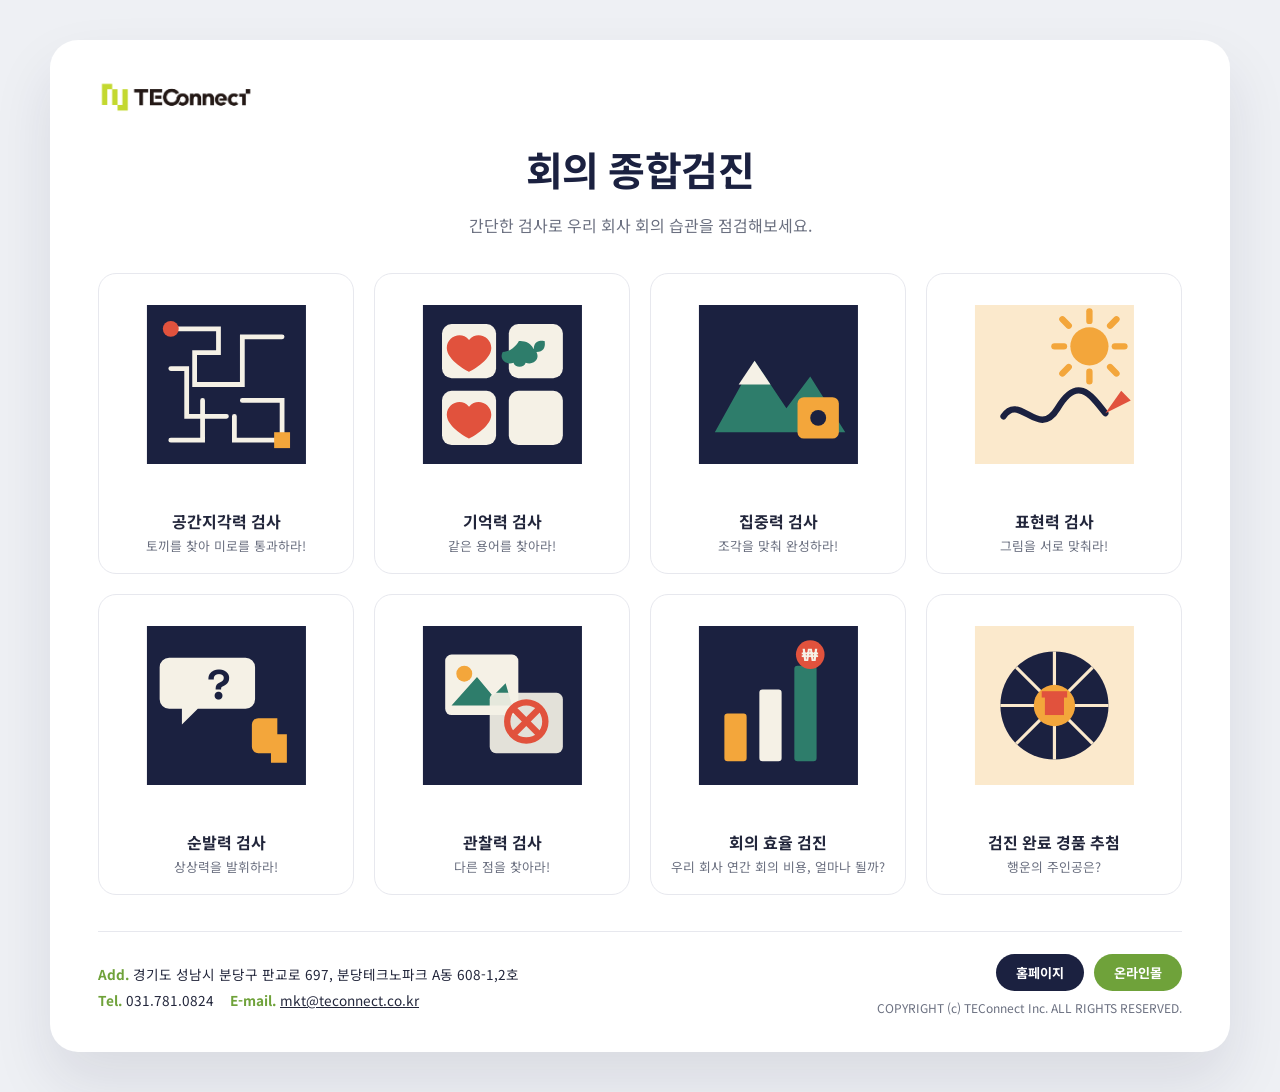
<file: index.html>
<!DOCTYPE html>
<html lang="ko">
<head>
<meta charset="UTF-8">
<meta name="viewport" content="width=device-width, initial-scale=1.0">
<title>회의 종합검진 · 테크커넥트</title>
<style>
  @import url('https://fonts.googleapis.com/css2?family=Space+Grotesk:wght@600;700&family=Noto+Sans+KR:wght@400;500;700;900&display=swap');

  :root{
    --page-bg: #EEF0F4;
    --card-bg: #FFFFFF;
    --navy: #1B2140;
    --navy-deep: #12162B;
    --amber: #F3A63B;
    --amber-soft: #FBE9CC;
    --coral: #E1523D;
    --teal: #2E7D6B;
    --ink: #22263B;
    --ink-dim: #6B7080;
    --line: #E7E8EE;
    --lime: #A8C93B;
    --font-display: 'Space Grotesk', 'Noto Sans KR', sans-serif;
    --font-body: 'Noto Sans KR', system-ui, sans-serif;
  }
  *{ box-sizing:border-box; }
  body{
    margin:0;
    min-height:100vh;
    background: var(--page-bg);
    font-family: var(--font-body);
    color: var(--ink);
    display:flex;
    align-items:flex-start;
    justify-content:center;
    padding: 40px 20px;
  }
  .sheet{
    width:100%;
    max-width: 1180px;
    background: var(--card-bg);
    border-radius: 28px;
    box-shadow: 0 30px 60px rgba(27,33,64,0.10);
    padding: 40px 48px 36px;
  }
  .logo{
    display:flex;
    align-items:center;
    gap:8px;
    margin-bottom: 26px;
  }
  .logo svg{ width:34px; height:34px; }
  .logo .wordmark{
    font-family: var(--font-display);
    font-weight:700;
    font-size:1.15rem;
    color: var(--navy);
    letter-spacing: -0.3px;
  }
  .hero{
    text-align:center;
    margin-bottom: 34px;
  }
  .hero h1{
    font-family: var(--font-display);
    font-weight:700;
    font-size: clamp(1.9rem, 4vw, 2.5rem);
    color: var(--navy);
    margin: 0 0 14px;
    letter-spacing: -0.5px;
  }
  .hero p{
    margin:0;
    color: var(--ink-dim);
    font-size: 1rem;
    line-height:1.7;
  }
  .grid{
    display:grid;
    grid-template-columns: repeat(4, 1fr);
    gap: 20px;
    margin-bottom: 36px;
  }
  .card{
    display:block;
    border-radius: 18px;
    border: 1px solid var(--line);
    overflow:hidden;
    background: var(--card-bg);
    text-decoration:none;
    color: inherit;
    transition: transform .15s ease, box-shadow .15s ease;
  }
  .card:hover{ transform: translateY(-4px); box-shadow: 0 16px 28px rgba(27,33,64,0.12); }
  .card .art{
    aspect-ratio: 1.15;
    display:flex;
    align-items:center;
    justify-content:center;
  }
  .card .art svg{ width:72%; height:72%; }
  .card .label{
    padding: 14px 16px 18px;
    text-align: center;
  }
  .card .label .title{
    font-family: var(--font-display);
    font-weight:700;
    font-size: 1rem;
    color: var(--ink);
    margin-bottom: 3px;
  }
  .card .label .desc{
    font-size: 0.8rem;
    color: var(--ink-dim);
  }
  .card.featured{
    border-color: var(--amber);
    background: var(--amber-soft);
  }
  .card.featured .label{ background: transparent; }

  .foot{
    display:flex;
    flex-wrap:wrap;
    justify-content:space-between;
    align-items:flex-end;
    gap: 20px;
    border-top: 1px solid var(--line);
    padding-top: 22px;
  }
  .foot .info div{ font-size: 0.85rem; color: var(--ink); margin-bottom:4px; line-height:1.6; }
  .foot .info b{ color: #6FA23A; margin-right:4px; }
  .foot .right{ text-align:right; }
  .pill-row{ display:flex; gap:10px; margin-bottom:8px; justify-content:flex-end; }
  .pill{
    display:inline-flex;
    align-items:center;
    padding: 9px 20px;
    border-radius: 999px;
    font-size: 0.82rem;
    font-weight:700;
    text-decoration:none;
    color:#fff;
  }
  .pill.navy{ background: var(--navy); }
  .pill.lime{ background: #6FA23A; }
  .copyright{ font-size: 0.75rem; color: var(--ink-dim); }

  @media (max-width: 860px){
    .grid{ grid-template-columns: repeat(2, 1fr); }
    .sheet{ padding: 28px 22px 24px; }
  }
</style>
</head>
<body>

<div class="sheet">
  <div class="logo">
    <img src="logo.png" alt="TEConnect" style="height:34px; width:auto;">
  </div>

  <div class="hero">
    <h1>회의 종합검진</h1>
    <p>간단한 검사로 우리 회사 회의 습관을 점검해보세요.</p>
  </div>

  <div class="grid">

    <a class="card" href="maze.html">
      <div class="art">
        <svg viewBox="0 0 100 100">
          <rect width="100" height="100" rx="0" fill="#1B2140"/>
          <g stroke="#F5F1E6" stroke-width="3" fill="none" stroke-linecap="round">
            <path d="M15 15 H45 V30 H30 V50 H60 V20 H85"/>
            <path d="M15 40 H25 V70 H50"/>
            <path d="M60 60 H85 V85 H55 V70"/>
            <path d="M15 85 H35 V60"/>
          </g>
          <circle cx="15" cy="15" r="5" fill="#E1523D"/>
          <rect x="80" y="80" width="10" height="10" fill="#F3A63B"/>
        </svg>
      </div>
      <div class="label">
        <div class="title">공간지각력 검사</div>
        <div class="desc">토끼를 찾아 미로를 통과하라!</div>
      </div>
    </a>

    <a class="card" href="match.html">
      <div class="art">
        <svg viewBox="0 0 100 100">
          <rect width="100" height="100" fill="#1B2140"/>
          <rect x="12" y="12" width="34" height="34" rx="6" fill="#F5F1E6"/>
          <rect x="54" y="12" width="34" height="34" rx="6" fill="#F5F1E6"/>
          <rect x="12" y="54" width="34" height="34" rx="6" fill="#F5F1E6"/>
          <rect x="54" y="54" width="34" height="34" rx="6" fill="#F5F1E6"/>
          <path d="M29 22 c-5 -6 -14 -2 -14 5 c0 8 14 15 14 15 s14 -7 14 -15 c0 -7 -9 -11 -14 -5z" fill="#E1523D"/>
          <path d="M71 22 c0 0 -4 8 -12 8 c-3 6 3 10 8 8 c1 4 8 4 9 0 c5 2 11 -2 8 -8 c8 0 6 -8 6 -8 c0 0 -8 -2 -8 6 c-3 -6 -8 -6 -11 -6z" fill="#2E7D6B" transform="translate(0,4) scale(0.85)"/>
          <path d="M29 64 c-5 -6 -14 -2 -14 5 c0 8 14 15 14 15 s14 -7 14 -15 c0 -7 -9 -11 -14 -5z" fill="#E1523D"/>
          <path d="M71 64 c0 0 -4 8 -12 8 c-3 6 3 10 8 8 c1 4 8 4 9 0 c5 2 11 -2 8 -8 c8 0 6 -8 6 -8 c0 0 -8 -2 -8 6 c-3 -6 -8 -6 -11 -6z" fill="#2E7D6B" transform="translate(0,46) scale(0.85)"/>
        </svg>
      </div>
      <div class="label">
        <div class="title">기억력 검사</div>
        <div class="desc">같은 용어를 찾아라!</div>
      </div>
    </a>

    <a class="card" href="puzzle.html">
      <div class="art">
        <svg viewBox="0 0 100 100">
          <rect width="100" height="100" fill="#1B2140"/>
          <polygon points="10,80 35,35 55,65 70,45 92,80" fill="#2E7D6B"/>
          <polygon points="35,35 45,50 25,50" fill="#F5F1E6"/>
          <rect x="62" y="58" width="26" height="26" rx="4" fill="#F3A63B"/>
          <circle cx="75" cy="71" r="5" fill="#1B2140"/>
        </svg>
      </div>
      <div class="label">
        <div class="title">집중력 검사</div>
        <div class="desc">조각을 맞춰 완성하라!</div>
      </div>
    </a>

    <a class="card" href="catchmind.html">
      <div class="art">
        <svg viewBox="0 0 100 100">
          <rect width="100" height="100" fill="#FBE9CC"/>
          <circle cx="72" cy="26" r="12" fill="#F3A63B"/>
          <g stroke="#F3A63B" stroke-width="4" stroke-linecap="round">
            <line x1="72" y1="4" x2="72" y2="10"/>
            <line x1="72" y1="42" x2="72" y2="48"/>
            <line x1="50" y1="26" x2="56" y2="26"/>
            <line x1="88" y1="26" x2="94" y2="26"/>
            <line x1="55" y1="9" x2="59" y2="13"/>
            <line x1="85" y1="39" x2="89" y2="43"/>
            <line x1="55" y1="43" x2="59" y2="39"/>
            <line x1="85" y1="13" x2="89" y2="9"/>
          </g>
          <path d="M18 70 C28 55, 40 85, 52 65 S 72 55, 82 68" stroke="#1B2140" stroke-width="4" fill="none" stroke-linecap="round"/>
          <path d="M82 68 l10 -14 l6 6 z" fill="#E1523D"/>
        </svg>
      </div>
      <div class="label">
        <div class="title">표현력 검사</div>
        <div class="desc">그림을 서로 맞춰라!</div>
      </div>
    </a>

    <a class="card" href="nonsense.html">
      <div class="art">
        <svg viewBox="0 0 100 100">
          <rect width="100" height="100" fill="#1B2140"/>
          <path d="M14 20 h48 a6 6 0 0 1 6 6 v20 a6 6 0 0 1 -6 6 h-30 l-10 10 v-10 h-8 a6 6 0 0 1 -6 -6 v-20 a6 6 0 0 1 6 -6z" fill="#F5F1E6"/>
          <text x="38" y="46" font-size="26" font-weight="700" fill="#1B2140" font-family="Space Grotesk, sans-serif">?</text>
          <path d="M64 58 h18 v10 h6 v18 h-10 v-6 h-8 a4 4 0 0 1 -4 -4 v-14 a4 4 0 0 1 4 -4z" fill="#F3A63B"/>
        </svg>
      </div>
      <div class="label">
        <div class="title">순발력 검사</div>
        <div class="desc">상상력을 발휘하라!</div>
      </div>
    </a>

    <a class="card" href="hiddencatch.html">
      <div class="art">
        <svg viewBox="0 0 100 100">
          <rect width="100" height="100" fill="#1B2140"/>
          <rect x="14" y="18" width="46" height="38" rx="4" fill="#F5F1E6"/>
          <circle cx="26" cy="30" r="5" fill="#F3A63B"/>
          <polygon points="18,50 34,32 44,44 52,36 56,50" fill="#2E7D6B"/>
          <rect x="42" y="42" width="46" height="38" rx="4" fill="#F5F1E6" opacity="0.92"/>
          <circle cx="65" cy="60" r="12" fill="none" stroke="#E1523D" stroke-width="4"/>
          <line x1="57" y1="52" x2="73" y2="68" stroke="#E1523D" stroke-width="4" stroke-linecap="round"/>
          <line x1="73" y1="52" x2="57" y2="68" stroke="#E1523D" stroke-width="4" stroke-linecap="round"/>
        </svg>
      </div>
      <div class="label">
        <div class="title">관찰력 검사</div>
        <div class="desc">다른 점을 찾아라!</div>
      </div>
    </a>

    <a class="card" href="flight.html">
      <div class="art">
        <svg viewBox="0 0 100 100">
          <rect width="100" height="100" fill="#1B2140"/>
          <rect x="16" y="55" width="14" height="30" rx="2" fill="#F3A63B"/>
          <rect x="38" y="40" width="14" height="45" rx="2" fill="#F5F1E6"/>
          <rect x="60" y="25" width="14" height="60" rx="2" fill="#2E7D6B"/>
          <circle cx="70" cy="18" r="9" fill="#E1523D"/>
          <text x="70" y="22" font-size="11" font-weight="700" fill="#F5F1E6" text-anchor="middle" font-family="Space Grotesk, sans-serif">₩</text>
        </svg>
      </div>
      <div class="label">
        <div class="title">회의 효율 검진</div>
        <div class="desc">우리 회사 연간 회의 비용, 얼마나 될까?</div>
      </div>
    </a>

    <a class="card" href="race.html">
      <div class="art">
        <svg viewBox="0 0 100 100">
          <rect width="100" height="100" fill="#FBE9CC"/>
          <circle cx="50" cy="50" r="34" fill="#1B2140"/>
          <g stroke="#FBE9CC" stroke-width="2">
            <line x1="50" y1="16" x2="50" y2="84"/>
            <line x1="16" y1="50" x2="84" y2="50"/>
            <line x1="26" y1="26" x2="74" y2="74"/>
            <line x1="74" y1="26" x2="26" y2="74"/>
          </g>
          <circle cx="50" cy="50" r="13" fill="#F3A63B"/>
          <rect x="44" y="44" width="12" height="12" fill="#E1523D"/>
          <rect x="42" y="41" width="16" height="4" fill="#E1523D"/>
        </svg>
      </div>
      <div class="label">
        <div class="title">검진 완료 경품 추첨</div>
        <div class="desc">행운의 주인공은?</div>
      </div>
    </a>

  </div>

  <div class="foot">
    <div class="info">
      <div><b>Add.</b>경기도 성남시 분당구 판교로 697, 분당테크노파크 A동 608-1,2호</div>
      <div><b>Tel.</b>031.781.0824 &nbsp;&nbsp; <b>E-mail.</b><a href="mailto:mkt@teconnect.co.kr" style="color:inherit;">mkt@teconnect.co.kr</a></div>
    </div>
    <div class="right">
      <div class="pill-row">
        <a class="pill navy" href="https://teconnect.co.kr/" target="_blank" rel="noopener">홈페이지</a>
        <a class="pill lime" href="https://smartstore.naver.com/teconnect" target="_blank" rel="noopener">온라인몰</a>
      </div>
      <div class="copyright">COPYRIGHT (c) TEConnect Inc. ALL RIGHTS RESERVED.</div>
    </div>
  </div>
</div>

</body>
</html>
</file>
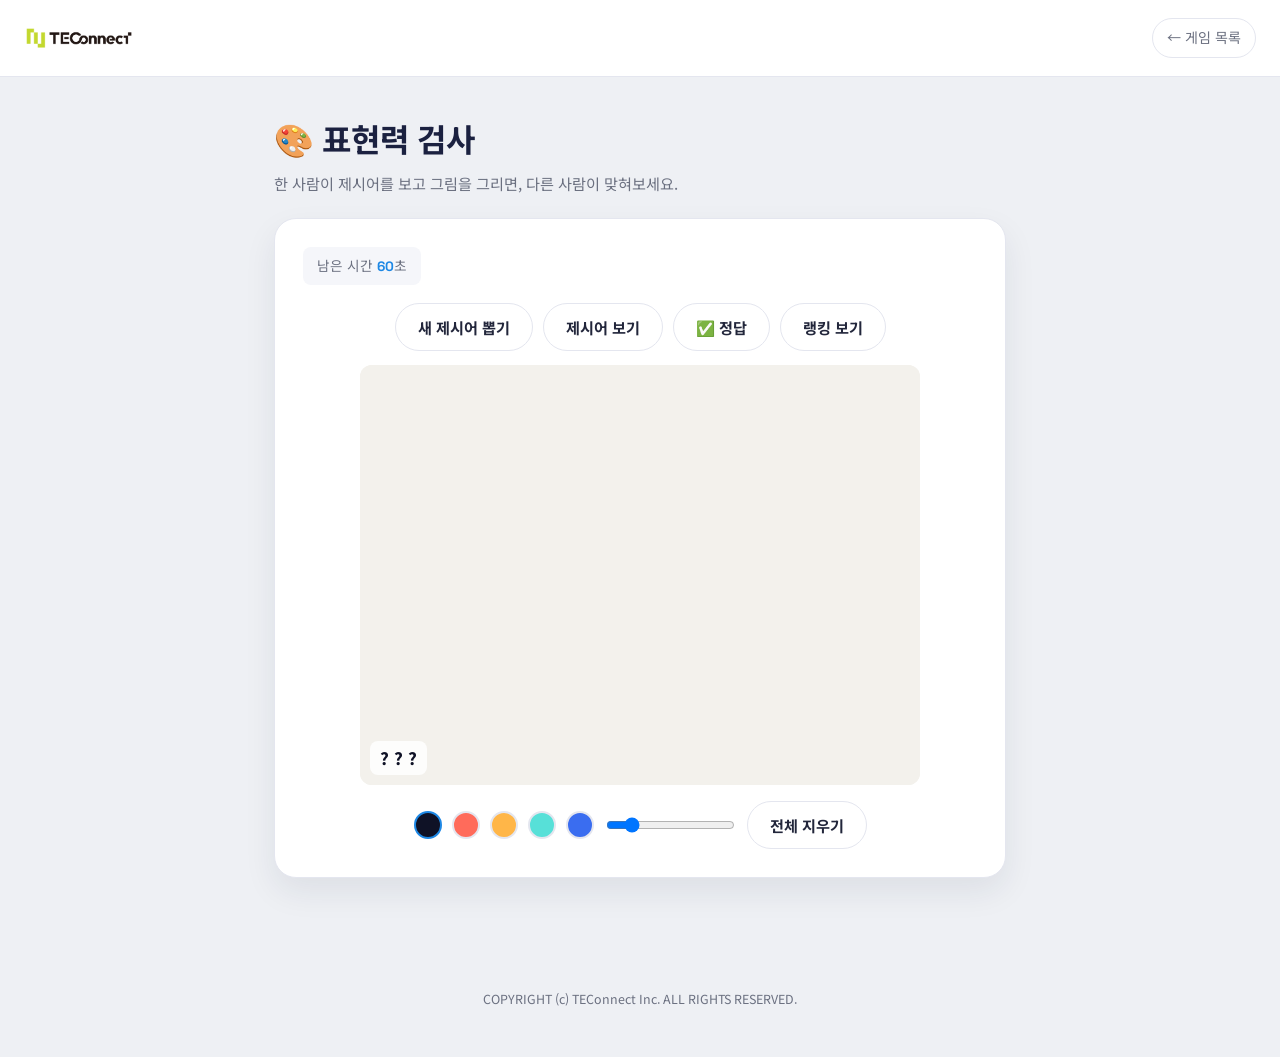
<file: catchmind.html>
<!DOCTYPE html>
<html lang="ko">
<head>
<meta charset="UTF-8">
<meta name="viewport" content="width=device-width, initial-scale=1.0">
<title>표현력 검사 · 테크커넥트 게임 이벤트</title>
<link rel="stylesheet" href="style.css">
<style>
  #drawCanvas{
    width:100%;
    max-width: 560px;
    aspect-ratio: 4/3;
    background: #F3F1EC;
    border-radius: 12px;
    display:block;
    margin: 0 auto;
    touch-action: none;
    cursor: crosshair;
  }
  .tools{
    display:flex;
    flex-wrap:wrap;
    gap:10px;
    align-items:center;
    justify-content:center;
    margin-top:16px;
  }
  #canvasWrap{ position:relative; max-width:560px; margin:0 auto; }
  #wordCorner{
    position:absolute;
    left:10px; bottom:10px;
    color:#0F1226;
    font-weight:800;
    font-size:1.05rem;
    background:rgba(255,255,255,0.85);
    padding:4px 10px;
    border-radius:8px;
    pointer-events:none;
  }
  .swatch{
    width:28px; height:28px; border-radius:50%;
    border: 2px solid var(--line);
    cursor:pointer;
  }
  .swatch.active{ border-color: var(--cyan); }
</style>
</head>
<body>

<header class="topbar">
  <div class="brand"><img src="logo.png" alt="TEConnect" style="height:24px; width:auto;"></div>
  <a class="back" href="index.html">← 게임 목록</a>
</header>

<main class="game-shell">
  <div class="game-head">
    <h1>🎨 표현력 검사</h1>
    <p>한 사람이 제시어를 보고 그림을 그리면, 다른 사람이 맞혀보세요.</p>
  </div>

  <div class="game-board">
    <div class="hud">
      <div class="stat">남은 시간 <b id="timer">60</b>초</div>
    </div>

    <div style="text-align:center; margin-bottom:14px; display:flex; gap:10px; justify-content:center; flex-wrap:wrap;">
      <button class="btn btn-ghost" onclick="newRound()">새 제시어 뽑기</button>
      <button class="btn btn-ghost" id="revealBtn" onclick="toggleReveal()">제시어 보기</button>
      <button class="btn btn-ghost" id="correctBtn" onclick="markCorrect()">✅ 정답</button>
      <button class="btn btn-ghost" onclick="Ranking.showModal('catchmind','표현력 검사')">랭킹 보기</button>
    </div>

    <div id="canvasWrap">
      <canvas id="drawCanvas" width="560" height="420"></canvas>
      <div id="wordCorner">? ? ?</div>
    </div>

    <div class="tools">
      <span class="swatch active" style="background:#0F1226" data-color="#0F1226" onclick="setColor(this)"></span>
      <span class="swatch" style="background:#FF6B5B" data-color="#FF6B5B" onclick="setColor(this)"></span>
      <span class="swatch" style="background:#FFB648" data-color="#FFB648" onclick="setColor(this)"></span>
      <span class="swatch" style="background:#57E0D8" data-color="#57E0D8" onclick="setColor(this)"></span>
      <span class="swatch" style="background:#3A6DF0" data-color="#3A6DF0" onclick="setColor(this)"></span>
      <input type="range" min="2" max="20" value="5" id="brushSize" oninput="setSize(this.value)">
      <button class="btn btn-ghost" onclick="clearCanvas()">전체 지우기</button>
    </div>

    <div id="toast" class="toast info">
      ⏰ 시간 종료! 정답을 공개해보세요.
      <div style="margin-top:12px;">
        <button class="btn btn-primary" onclick="newRound()">다음 라운드</button>
      </div>
    </div>
  </div>
</main>

<div id="resultModal" class="modal-overlay hidden">
  <div class="modal-card">
    <h2>🎉 성공! 🎉</h2>
    <p id="resultTimeText" style="margin:14px 0; font-size:1.1rem; font-weight:700; color:var(--cyan);"></p>
    <button class="btn btn-primary" onclick="openRankingEntry()">랭킹 등록</button>
    <div style="margin-top:10px;">
      <button class="btn btn-ghost" onclick="closeResultModal()">닫기</button>
    </div>
  </div>
</div>

<footer class="site-footer">COPYRIGHT (c) TEConnect Inc. ALL RIGHTS RESERVED.</footer>

<script src="ranking.js"></script>
<script>
const WORDS = ['코끼리','피자','전자칠판','우산','축구공','로봇','무지개','자전거','고양이','비행기','선풍기','아이스크림','기린','카메라','스마트폰','수박','토끼','드론','버섯','안경'];

const canvas = document.getElementById('drawCanvas');
const ctx = canvas.getContext('2d');
let drawing = false, color = '#0F1226', size = 5, currentWord = '', seconds = 60, timerId, revealed = false, roundLocked = false;

function resizeCanvasBuffer(){
  const rect = canvas.getBoundingClientRect();
  canvas.width = rect.width;
  canvas.height = rect.height;
}
window.addEventListener('resize', ()=>{ clearCanvas(); });

function pos(e){
  const rect = canvas.getBoundingClientRect();
  const p = e.touches ? e.touches[0] : e;
  return { x: p.clientX - rect.left, y: p.clientY - rect.top };
}

function start(e){ drawing = true; draw(e); }
function end(){ drawing = false; ctx.beginPath(); }
function draw(e){
  if(!drawing) return;
  e.preventDefault();
  const {x,y} = pos(e);
  ctx.lineWidth = size;
  ctx.lineCap = 'round';
  ctx.strokeStyle = color;
  ctx.lineTo(x,y);
  ctx.stroke();
  ctx.beginPath();
  ctx.moveTo(x,y);
}

canvas.addEventListener('mousedown', start);
canvas.addEventListener('mousemove', draw);
canvas.addEventListener('mouseup', end);
canvas.addEventListener('mouseleave', end);
canvas.addEventListener('touchstart', start);
canvas.addEventListener('touchmove', draw);
canvas.addEventListener('touchend', end);

function setColor(el){
  document.querySelectorAll('.swatch').forEach(s=>s.classList.remove('active'));
  el.classList.add('active');
  color = el.dataset.color;
}
function setSize(v){ size = Number(v); }
function clearCanvas(){
  resizeCanvasBuffer();
  ctx.fillStyle = '#F3F1EC';
  ctx.fillRect(0,0,canvas.width,canvas.height);
}

function pickWord(){
  return WORDS[Math.floor(Math.random()*WORDS.length)];
}

function toggleReveal(){
  revealed = !revealed;
  document.getElementById('wordCorner').textContent = revealed ? currentWord : '? ? ?';
  document.getElementById('revealBtn').textContent = revealed ? '제시어 숨기기' : '제시어 보기';

  if(revealed){
    // 제시어를 보여주는 동안은 타이머 정지
    clearInterval(timerId);
  } else {
    // 제시어를 숨기는 순간부터 60초 새로 카운트다운 시작
    seconds = 60;
    document.getElementById('timer').textContent = seconds;
    roundLocked = false;
    document.getElementById('toast').classList.remove('show');
    clearInterval(timerId);
    timerId = setInterval(tick, 1000);
  }
}

let lastElapsed = 0;

function markCorrect(){
  if(roundLocked || !currentWord) return;
  roundLocked = true;
  clearInterval(timerId);
  lastElapsed = Math.max(0, 60 - seconds);
  document.getElementById('resultTimeText').textContent = `걸린 시간: ${lastElapsed}초`;
  document.getElementById('resultModal').classList.remove('hidden');
}

function openRankingEntry(){
  document.getElementById('resultModal').classList.add('hidden');
  Ranking.promptNameAndSave('catchmind', '표현력 검사', lastElapsed, `${lastElapsed}초`, 'asc');
}

function closeResultModal(){
  document.getElementById('resultModal').classList.add('hidden');
}

function tick(){
  seconds--;
  document.getElementById('timer').textContent = seconds;
  if(seconds<=0){
    clearInterval(timerId);
    roundLocked = true;
    document.getElementById('toast').classList.add('show');
  }
}

function newRound(){
  currentWord = pickWord();
  revealed = false;
  roundLocked = false;
  document.getElementById('wordCorner').textContent = '? ? ?';
  document.getElementById('revealBtn').textContent = '제시어 보기';
  seconds = 60;
  document.getElementById('timer').textContent = seconds;
  document.getElementById('toast').classList.remove('show');
  clearCanvas();
  clearInterval(timerId);
  // 타이머는 여기서 시작하지 않음 — "제시어 숨기기"를 누르는 순간부터 시작됩니다.
}

newRound();
</script>

</body>
</html>
</file>
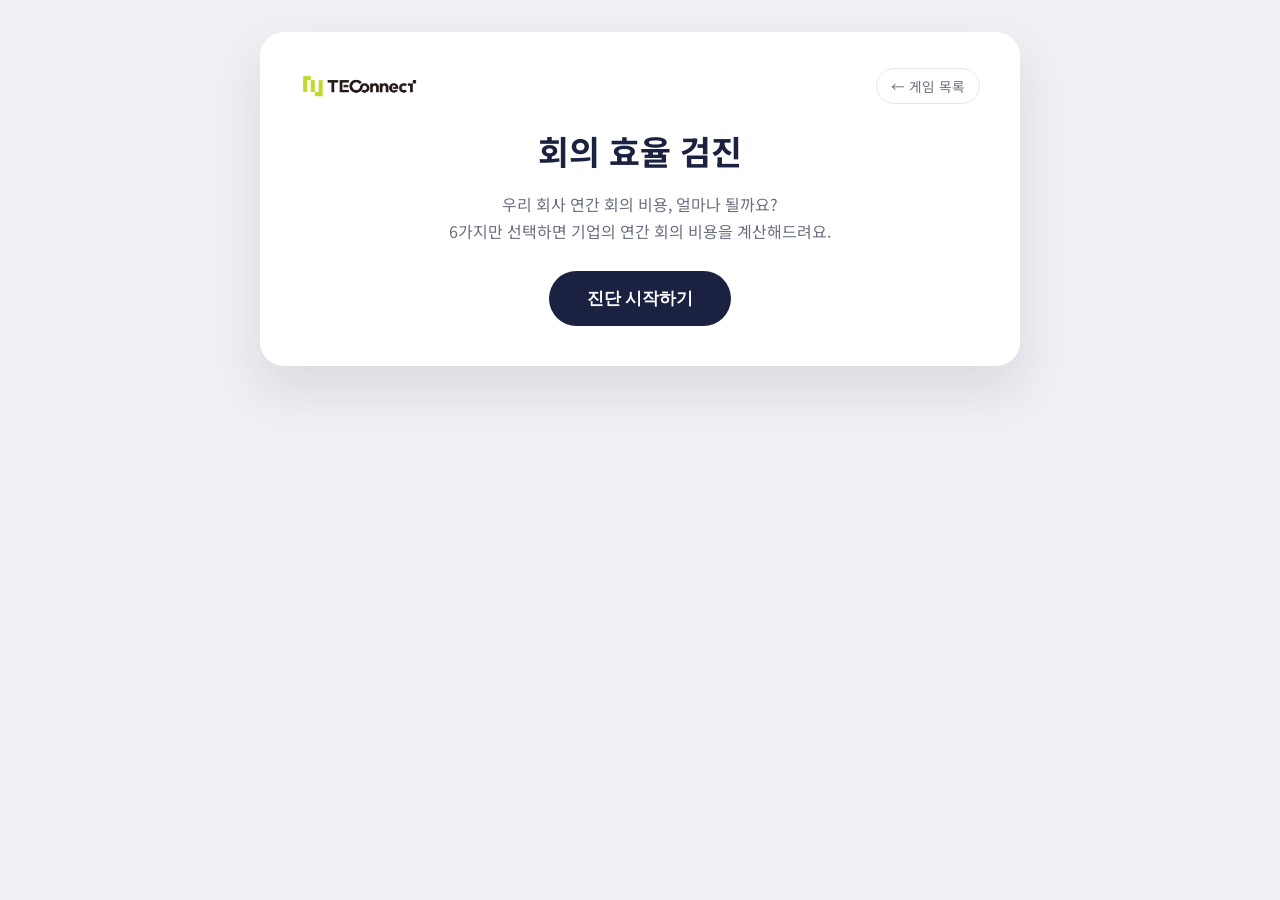
<file: flight.html>
<!DOCTYPE html>
<html lang="ko">
<head>
<meta charset="UTF-8">
<meta name="viewport" content="width=device-width, initial-scale=1.0">
<title>회의 효율 검진 · 테크커넥트 게임 이벤트</title>
<style>
@import url('https://fonts.googleapis.com/css2?family=Space+Grotesk:wght@600;700&family=Noto+Sans+KR:wght@400;500;700;900&display=swap');

:root{
  --page-bg: #EEF0F4;
  --card-bg: #FFFFFF;
  --navy: #1B2140;
  --amber: #F3A63B;
  --amber-soft: #FBE9CC;
  --coral: #E1523D;
  --teal: #2E7D6B;
  --ink: #22263B;
  --ink-dim: #6B7080;
  --line: #E7E8EE;
  --font-display: 'Space Grotesk', 'Noto Sans KR', sans-serif;
  --font-body: 'Noto Sans KR', system-ui, sans-serif;
}
*{ box-sizing:border-box; }
body{
  margin:0; min-height:100vh;
  background: var(--page-bg);
  font-family: var(--font-body);
  color: var(--ink);
  display:flex; align-items:flex-start; justify-content:center;
  padding: 32px 16px;
}
.sheet{
  width:100%; max-width: 760px;
  background: var(--card-bg);
  border-radius: 24px;
  box-shadow: 0 24px 50px rgba(27,33,64,0.10);
  padding: 36px 40px 40px;
}
.topbar-row{ display:flex; justify-content:space-between; align-items:center; margin-bottom: 22px; }
.brand{ display:flex; align-items:center; gap:8px; font-family: var(--font-display); font-weight:700; color: var(--navy); }
.brand .mark{ width:26px; height:26px; border-radius:7px; background:linear-gradient(135deg, var(--amber), var(--coral)); }
.back-link{ font-size:0.85rem; color: var(--ink-dim); text-decoration:none; border:1px solid var(--line); padding:7px 14px; border-radius:999px; }

.progress-row{ display:flex; gap:6px; margin-bottom: 26px; }
.progress-dot{ flex:1; height:6px; border-radius:999px; background: var(--line); }
.progress-dot.done{ background: var(--amber); }

.q-title{ font-family: var(--font-display); font-weight:700; font-size: clamp(1.15rem, 3vw, 1.5rem); text-align:center; margin: 8px 0 26px; line-height:1.5; }
.q-step{ display:none; }
.q-step.active{ display:block; }

.opt-grid{ display:grid; grid-template-columns: repeat(2, 1fr); gap: 12px; }
.opt-btn{
  padding: 22px 14px; border-radius:16px; border: 2px solid var(--line);
  background: #FAFAFC; font-family: var(--font-body); font-weight:700; font-size: 1.05rem;
  color: var(--ink); cursor:pointer; transition: all .15s ease;
}
.opt-btn:hover{ border-color: var(--amber); background: var(--amber-soft); }
.opt-btn.selected{ border-color: var(--coral); background: var(--amber-soft); color: var(--coral); }

.nav-row{ display:flex; justify-content:space-between; margin-top: 26px; }
.nav-btn{ padding: 10px 20px; border-radius:999px; border:1px solid var(--line); background:#fff; font-weight:700; cursor:pointer; color: var(--ink-dim); }
.nav-btn:disabled{ opacity: 0.3; cursor:default; }

/* ---- intro ---- */
#introStep{ text-align:center; }
#introStep h1{ font-family: var(--font-display); font-size: clamp(1.5rem,4vw,2.1rem); color: var(--navy); margin:6px 0 12px; }
#introStep p{ color: var(--ink-dim); line-height:1.7; margin-bottom: 26px; }
.start-btn{
  padding: 16px 38px; border-radius:999px; border:none;
  background: var(--navy); color:#fff; font-weight:700; font-size:1.05rem; cursor:pointer;
}

/* ---- loading ---- */
#loadingStep{ text-align:center; padding: 40px 0; }
.spinner{
  width:46px; height:46px; margin:0 auto 18px;
  border:5px solid var(--line); border-top-color: var(--amber);
  border-radius:50%; animation: spin 0.8s linear infinite;
}
@keyframes spin{ to{ transform: rotate(360deg); } }

/* ---- result ---- */
#resultStep .result-lead{ text-align:center; color: var(--ink-dim); font-size:0.92rem; margin-bottom:6px; }
#resultStep .total-cost{ text-align:center; font-family: var(--font-display); font-weight:700; font-size: clamp(2rem,7vw,2.9rem); color: var(--navy); margin: 4px 0 22px; }
.cost-cards{ display:grid; grid-template-columns: 1fr 1fr; gap:12px; margin-bottom: 20px; }
.cost-card{ background: #FAFAFC; border:1px solid var(--line); border-radius:14px; padding:16px; text-align:center; }
.cost-card .lbl{ font-size:0.82rem; color: var(--ink-dim); margin-bottom:6px; }
.cost-card .val{ font-family: var(--font-display); font-weight:700; font-size:1.3rem; color: var(--ink); }
.cost-card.overhead .val{ color: var(--coral); }

.callout{ background: var(--amber-soft); border-radius:14px; padding:16px 20px; text-align:center; font-weight:700; color: var(--navy); margin-bottom:14px; }
.callout .big{ font-family: var(--font-display); font-size:1.3rem; color: var(--coral); }

.save-callout{ background: #EAF5F0; border-radius:14px; padding:16px 20px; text-align:center; margin-bottom: 26px; }
.save-callout .lbl{ font-weight:700; color: var(--teal); margin-bottom:4px; }
.save-callout .val{ font-family: var(--font-display); font-weight:700; font-size:1.2rem; color: var(--teal); }

.calc-detail{
  background:#FAFAFC; border:1px solid var(--line); border-radius:14px;
  padding: 14px 18px; margin-bottom: 22px; font-size:0.88rem;
}
.calc-detail summary{ cursor:pointer; font-weight:700; color: var(--navy); }
.calc-body{ margin-top:14px; display:flex; flex-direction:column; gap:12px; }
.calc-line{ line-height:1.6; color: var(--ink-dim); border-bottom:1px dashed var(--line); padding-bottom:10px; }
.calc-line b{ color: var(--ink); }
.calc-line.total{ border-bottom:none; padding-bottom:0; font-size:0.98rem; }
.calc-line.total b{ color: var(--teal); }
.calc-line.overhead-line{ border-top: 1px solid var(--line); padding-top: 12px; }
.calc-line.overhead-line b{ color: var(--coral); }

.pitch-box{
  background: var(--navy); color:#fff; border-radius:18px; padding: 26px 24px; text-align:center; margin-bottom: 22px;
}
.pitch-box .problem{ font-size:0.95rem; opacity:0.85; margin-bottom: 14px; line-height:1.6; }
.pitch-box .tagline{ font-family: var(--font-display); font-weight:700; font-size:1.15rem; color: var(--amber); margin-bottom:6px; }
.pitch-box .sub{ font-size:0.85rem; opacity:0.75; }

.result-actions{ display:flex; gap:10px; justify-content:center; flex-wrap:wrap; }
.result-actions .btn{ padding:12px 24px; border-radius:999px; font-weight:700; cursor:pointer; text-decoration:none; }
.btn-primary{ background: var(--amber); color: var(--navy); border:none; }
.btn-ghost{ background:#fff; color: var(--ink); border:1px solid var(--line); }

@media (max-width: 480px){
  .opt-grid{ grid-template-columns: 1fr; }
  .cost-cards{ grid-template-columns: 1fr; }
  .sheet{ padding: 26px 20px 30px; }
}
</style>
</head>
<body>

<div class="sheet">
  <div class="topbar-row">
    <div class="brand"><img src="logo.png" alt="TEConnect" style="height:26px; width:auto;"></div>
    <a class="back-link" href="index.html">← 게임 목록</a>
  </div>

  <!-- 인트로 -->
  <div id="introStep">
    <h1>회의 효율 검진</h1>
    <p>우리 회사 연간 회의 비용, 얼마나 될까요?<br>6가지만 선택하면 기업의 연간 회의 비용을 계산해드려요.</p>
    <button class="start-btn" onclick="goToQuestions()">진단 시작하기</button>
  </div>

  <!-- 질문 -->
  <div id="quizWrap" style="display:none;">
    <div class="progress-row" id="progressRow"></div>
    <div id="questionsHost"></div>
    <div class="nav-row">
      <button class="nav-btn" id="prevBtn" onclick="prevStep()">← 이전</button>
      <button class="nav-btn" id="restartMidBtn" onclick="restartAll()">처음부터</button>
    </div>
  </div>

  <!-- 계산중 -->
  <div id="loadingStep" style="display:none;">
    <div class="spinner"></div>
    <div style="color:var(--ink-dim); font-weight:700;">회의 비용을 계산하는 중...</div>
  </div>

  <!-- 결과 -->
  <div id="resultStep" style="display:none;"></div>
</div>

<script>
const QUESTIONS = [
  { q: '회의는 일주일에 평균 몇 회 진행하시나요?', opts: [
      {label:'1~2회', value:1.5}, {label:'3~5회', value:4}, {label:'6~10회', value:8}, {label:'10회 이상', value:12}
  ]},
  { q: '회의 1회 평균 소요시간은?', opts: [
      {label:'30분', value:0.5}, {label:'1시간', value:1}, {label:'1.5시간', value:1.5}, {label:'2시간 이상', value:2}
  ]},
  { q: '회의 1회 평균 참석자는 몇 명인가요?', opts: [
      {label:'3명', value:3}, {label:'5명', value:5}, {label:'8명', value:8}, {label:'10명 이상', value:10}
  ]},
  { q: '귀사의 연 매출 규모는 어느 정도인가요?', opts: [
      {label:'10억 미만', value:40000000}, {label:'10억~100억', value:50000000}, {label:'100억~500억', value:70000000}, {label:'500억 이상', value:100000000}
  ]},
  { q: '회의 시작 전 준비·대기시간은 평균 얼마나 걸리나요?', opts: [
      {label:'0~5분', value:2.5}, {label:'10분', value:10}, {label:'15분', value:15}, {label:'20분 이상', value:20}
  ]},
  { q: '회의 후 회의록·자료 공유 등에 얼마나 걸리나요?', opts: [
      {label:'0~10분', value:5}, {label:'20분', value:20}, {label:'30분', value:30}, {label:'1시간 이상', value:60}
  ]},
];

const AFTER_MEETING_STAFF = 1; // 후처리 담당 인원 기본값

let currentStep = 0;
let answers = new Array(QUESTIONS.length).fill(null);
let answerLabels = new Array(QUESTIONS.length).fill(null);

function buildUI(){
  const host = document.getElementById('questionsHost');
  host.innerHTML = '';
  QUESTIONS.forEach((item, qi)=>{
    const div = document.createElement('div');
    div.className = 'q-step';
    div.id = 'step-' + qi;
    div.innerHTML = `
      <div class="q-title">${item.q}</div>
      <div class="opt-grid">
        ${item.opts.map((o,oi)=>`<button class="opt-btn" data-qi="${qi}" data-oi="${oi}" onclick="selectOption(${qi},${oi})">${o.label}</button>`).join('')}
      </div>`;
    host.appendChild(div);
  });

  const progressRow = document.getElementById('progressRow');
  progressRow.innerHTML = QUESTIONS.map((_, i)=>`<div class="progress-dot" id="dot-${i}"></div>`).join('');
}

function showStep(i){
  document.querySelectorAll('.q-step').forEach(el=>el.classList.remove('active'));
  const el = document.getElementById('step-'+i);
  if(el) el.classList.add('active');
  document.getElementById('prevBtn').disabled = (i === 0);
  QUESTIONS.forEach((_, idx)=>{
    document.getElementById('dot-'+idx).classList.toggle('done', idx < i || (idx===i && answers[idx]!==null));
  });
}

function selectOption(qi, oi){
  answers[qi] = QUESTIONS[qi].opts[oi].value;
  answerLabels[qi] = QUESTIONS[qi].opts[oi].label;
  document.querySelectorAll(`#step-${qi} .opt-btn`).forEach(b=>b.classList.remove('selected'));
  document.querySelector(`#step-${qi} .opt-btn[data-oi="${oi}"]`).classList.add('selected');
  document.getElementById('dot-'+qi).classList.add('done');

  setTimeout(()=>{
    if(qi < QUESTIONS.length - 1){
      currentStep = qi + 1;
      showStep(currentStep);
    } else {
      runCalculation();
    }
  }, 250);
}

function prevStep(){
  if(currentStep > 0){ currentStep--; showStep(currentStep); }
}

function goToQuestions(){
  document.getElementById('introStep').style.display = 'none';
  document.getElementById('quizWrap').style.display = 'block';
  currentStep = 0;
  answers = new Array(QUESTIONS.length).fill(null);
  answerLabels = new Array(QUESTIONS.length).fill(null);
  buildUI();
  showStep(0);
}

function restartAll(){
  document.getElementById('quizWrap').style.display = 'none';
  document.getElementById('loadingStep').style.display = 'none';
  document.getElementById('resultStep').style.display = 'none';
  document.getElementById('introStep').style.display = 'block';
}

function formatWon(n){
  const man = Math.round(n / 10000);
  if(man >= 10000){
    const eok = Math.floor(man / 10000);
    const rest = man % 10000;
    return rest > 0 ? `${eok}억 ${rest.toLocaleString()}만원` : `${eok}억원`;
  }
  return `${man.toLocaleString()}만원`;
}
function formatExact(n){ return Math.round(n).toLocaleString() + '원'; }

function runCalculation(){
  document.getElementById('quizWrap').style.display = 'none';
  document.getElementById('loadingStep').style.display = 'block';

  setTimeout(()=>{
    const [weeklyCount, durationH, attendees, salary, prepMin, afterMin] = answers;
    const hourlyWage = salary / 2080;

    const pureCost = weeklyCount * durationH * attendees * hourlyWage * 52;
    const prepCost = weeklyCount * (prepMin/60) * attendees * hourlyWage * 52;
    const afterCost = weeklyCount * (afterMin/60) * AFTER_MEETING_STAFF * hourlyWage * 52;
    const overheadCost = prepCost + afterCost;
    const totalCost = pureCost + overheadCost;
    const overheadPercent = Math.round((overheadCost/totalCost)*100);
    const halfPrepSaving = prepCost / 2;

    renderResult({
      pureCost, prepCost, afterCost, overheadCost, totalCost, overheadPercent, halfPrepSaving,
      weeklyCount, durationH, attendees, salary, prepMin, afterMin, hourlyWage,
      labels: answerLabels
    });

    document.getElementById('loadingStep').style.display = 'none';
    document.getElementById('resultStep').style.display = 'block';
  }, 900);
}

function renderResult(r){
  const el = document.getElementById('resultStep');
  el.innerHTML = `
    <div class="result-lead">기업 회의 연간 총 비용</div>
    <div class="total-cost">${formatWon(r.totalCost)}</div>

    <div class="cost-cards">
      <div class="cost-card">
        <div class="lbl">회의 자체 비용</div>
        <div class="val">${formatWon(r.pureCost)}</div>
      </div>
      <div class="cost-card overhead">
        <div class="lbl">회의 준비 · 정리 비용</div>
        <div class="val">${formatWon(r.overheadCost)}</div>
      </div>
    </div>

    <div class="callout">
      전체 회의비의 약 <span class="big">${r.overheadPercent}%</span>가 회의 외 시간에서 발생하고 있어요
    </div>

    <div class="save-callout">
      <div class="lbl">MAXHUB V7으로 회의 준비시간을 절반으로 줄인다면?</div>
      <div class="val">연간 약 ${formatWon(r.halfPrepSaving)} 상당의 업무시간 확보</div>
    </div>

    <details class="calc-detail">
      <summary>🧮 이렇게 계산했어요 (계산 과정 보기)</summary>
      <div class="calc-body">
        <div class="calc-line"><b>시간당 인건비 (추정)</b> = 매출 규모 ${r.labels[3]} 기준 추정 연봉 ÷ 2,080시간 = <b>${formatExact(r.hourlyWage)}</b>/시간</div>
        <div class="calc-line">
          <b>① 회의 자체 비용</b><br>
          주 ${r.labels[0]} × ${r.labels[1]} × 참석 ${r.labels[2]} × ${formatExact(r.hourlyWage)} × 52주 = <b>${formatWon(r.pureCost)}</b>
        </div>
        <div class="calc-line">
          <b>② 회의 전 준비 비용</b><br>
          주 ${r.labels[0]} × (${r.labels[4]} ÷ 60분) × 참석 ${r.labels[2]} × ${formatExact(r.hourlyWage)} × 52주 = <b>${formatWon(r.prepCost)}</b>
        </div>
        <div class="calc-line">
          <b>③ 회의 후 정리 비용</b><br>
          주 ${r.labels[0]} × (${r.labels[5]} ÷ 60분) × 정리담당 1명 × ${formatExact(r.hourlyWage)} × 52주 = <b>${formatWon(r.afterCost)}</b>
        </div>
        <div class="calc-line total">
          <b>총합 (①+②+③)</b> = <b>${formatWon(r.totalCost)}</b>
        </div>
        <div class="calc-line total overhead-line">
          <b>회의 전후 비용 (②+③)</b> = <b>${formatWon(r.overheadCost)}</b>
        </div>
      </div>
    </details>

    <div class="pitch-box">
      <div class="problem">과도한 회의 비용은 회의 자체보다<br>회의를 준비하고 정리하는 데 드는 시간일 수 있습니다.</div>
      <div class="tagline">Good Technology Connecting People</div>
      <div class="sub">전자칠판 · LED 디스플레이 · 통합 SI 솔루션 전문 기업 테크커넥트</div>
    </div>

    <div class="result-actions">
      <button class="btn btn-primary" onclick="restartAll()">다시 진단하기</button>
      <a class="btn btn-ghost" href="index.html">메인으로</a>
    </div>
  `;
}
</script>

</body>
</html>
</file>
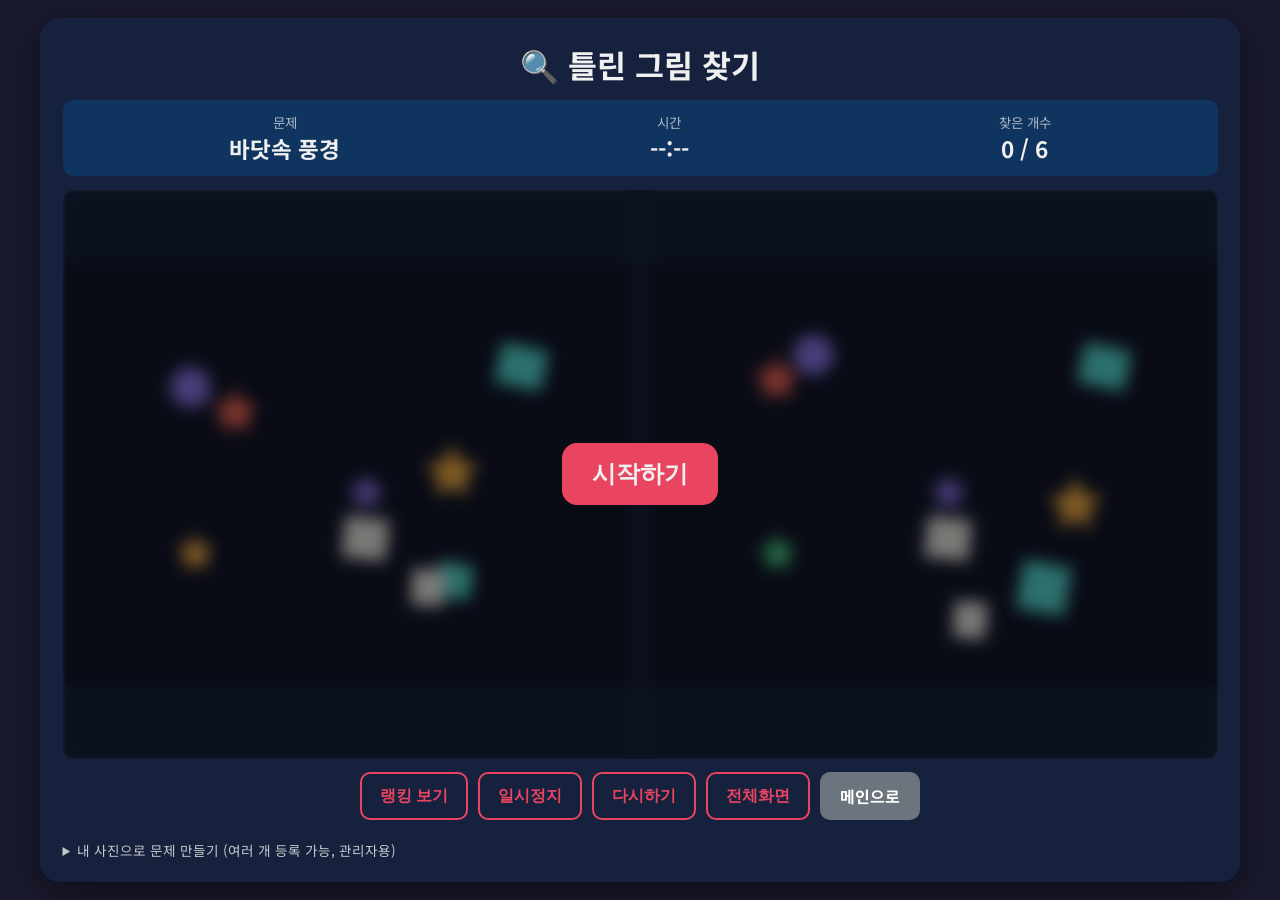
<file: hiddencatch.html>
<!DOCTYPE html>
<html lang="ko">
<head>
<meta charset="UTF-8">
<meta name="viewport" content="width=device-width, initial-scale=1.0">
<title>틀린 그림 찾기 · 테크커넥트 게임 이벤트</title>
<style>
@import url('https://fonts.googleapis.com/css2?family=Noto+Sans+KR:wght@400;700&display=swap');

:root {
    --bg-color: #1a1a2e;
    --surface-color: #16213e;
    --primary-color: #e94560;
    --text-color: #f0f0f0;
    --shadow-color: rgba(0, 0, 0, 0.5);
    --slot-bg: rgba(255, 255, 255, 0.1);
}
*{ box-sizing: border-box; }
body {
    font-family: 'Noto Sans KR', sans-serif;
    background-color: var(--bg-color);
    color: var(--text-color);
    display: flex;
    justify-content: center;
    align-items: center;
    height: 100vh;
    margin: 0;
    padding: clamp(10px, 2vh, 20px);
}

#container {
    background: var(--surface-color);
    padding: clamp(15px, 2.5vh, 25px);
    border-radius: 20px;
    box-shadow: 0 10px 40px var(--shadow-color);
    width: 100%;
    max-width: 1200px;
    height: 100%;
    display: flex;
    flex-direction: column;
    gap: clamp(10px, 1.5vh, 15px);
    overflow-y: auto;
}

.header, .info-bar, .controls { flex-shrink: 0; }
h1 { font-size: clamp(1.5em, 3.5vh, 2.2em); margin: 0; text-align: center; }

#game-area {
    position: relative;
    display: grid;
    grid-template-columns: 1fr 1fr;
    gap: 10px;
    flex-grow: 1;
    min-height: 0;
}

#game-overlay {
    position: absolute; top: 0; left: 0; right: 0; bottom: 0;
    background-color: rgba(0, 0, 0, 0.5); backdrop-filter: blur(8px);
    z-index: 10; display: flex; flex-direction: column;
    justify-content: center; align-items: center; border-radius: 10px;
    transition: opacity 0.3s, visibility 0.3s;
}
#game-overlay.hidden { opacity: 0; visibility: hidden; pointer-events: none; }
#overlayStartBtn { padding: 15px 30px; font-size: clamp(1.2em, 3vh, 1.5em); font-weight: 700; border: none; border-radius: 15px; background-color: var(--primary-color); color: var(--text-color); cursor: pointer; transition: transform 0.2s; }
#overlayStartBtn:hover { transform: scale(1.05); }
#pauseText { font-size: clamp(2em, 5vh, 2.5em); font-weight: 700; color: white; text-shadow: 2px 2px 5px black; }

.image-container { position: relative; border: 2px solid var(--slot-bg); border-radius: 10px; overflow: hidden; display: flex; }
.image-container img { width: 100%; height: 100%; object-fit: contain; }
#modified-image-container { cursor: crosshair; }

.info-bar { display: flex; justify-content: space-around; background-color: #0f3460; padding: clamp(10px, 1.5vh, 12px); border-radius: 10px; }
.info-box { text-align: center; }
.info-label { font-size: clamp(0.7em, 1.5vh, 0.9em); opacity: 0.7; }
.info-value { font-size: clamp(1em, 2.5vh, 1.5em); font-weight: 700; }

.controls { display: flex; justify-content: center; gap: clamp(5px, 1vw, 10px); flex-wrap: wrap; }
.controls button, .controls .back-button {
    padding: clamp(8px, 1.2vh, 10px) clamp(12px, 1.8vw, 18px);
    font-size: clamp(14px, 2vh, 16px);
    font-weight: 700; border: 2px solid var(--primary-color); background-color: transparent;
    border-radius: 10px; cursor: pointer; text-decoration: none;
    color: var(--primary-color); transition: all 0.2s ease;
}
.controls button:hover, .controls .back-button:hover { background-color: var(--primary-color); color: var(--text-color); }
.controls .back-button { background-color: #6c757d; border-color: #6c757d; color: white; }
.controls .back-button:hover { background-color: #5a6268; }

#ranking-panel {
    position: fixed; top: 20px; right: 20px; width: 300px;
    background-color: var(--surface-color); border: 1px solid var(--primary-color);
    border-radius: 12px; box-shadow: 0 5px 20px var(--shadow-color);
    z-index: 1001; overflow: hidden; transition: opacity 0.3s, transform 0.3s;
}
#ranking-panel.hidden { opacity: 0; transform: translateY(-20px); pointer-events: none; }
.ranking-header { display: flex; justify-content: space-between; align-items: center; padding: 10px 15px; background-color: #0f3460; font-weight: 700; }
#ranking-close-btn { background: none; border: none; color: var(--text-color); font-size: 20px; cursor: pointer; }
.ranking-list-container { padding: 15px; max-height: 300px; overflow-y: auto; }
#ranking-list { list-style: none; padding: 0; margin: 0; }
#ranking-list li { display: flex; justify-content: space-between; padding: 8px 0; border-bottom: 1px solid var(--slot-bg); }
#ranking-list li:last-child { border-bottom: none; }
#ranking-list .rank { font-weight: bold; color: var(--primary-color); flex-basis: 40px; text-align: left; }
#ranking-list .name { flex-grow: 1; text-align: left; white-space: nowrap; overflow: hidden; text-overflow: ellipsis; margin: 0 10px; }
#ranking-list .time { font-weight: bold; }

.ranking-footer { padding: 10px 15px; text-align: center; border-top: 1px solid var(--slot-bg); }
#ranking-reset-btn {
    padding: 8px 16px; font-size: 14px; font-weight: 600;
    border: 2px solid var(--primary-color); background-color: transparent;
    color: var(--primary-color); border-radius: 8px; cursor: pointer;
    transition: all 0.2s ease;
}
#ranking-reset-btn:hover { background-color: var(--primary-color); color: var(--text-color); }

#game-area:fullscreen { background-color: #000; padding: 0; gap: 5px; }
#game-area:fullscreen .image-container { border: none; border-radius: 0; }
#exitFullscreenBtn { position: absolute; top: 20px; right: 20px; width: 40px; height: 40px; background-color: rgba(0, 0, 0, 0.5); color: white; border: 2px solid white; border-radius: 50%; font-size: 24px; font-weight: bold; line-height: 36px; text-align: center; cursor: pointer; z-index: 2147473647; }
#exitFullscreenBtn:hover { background-color: rgba(255, 0, 0, 0.7); }
.hidden { display: none; }
.marker { position: absolute; width: 40px; height: 40px; border-radius: 50%; font-size: 30px; font-weight: bold; display: flex; justify-content: center; align-items: center; pointer-events: none; transform: translate(-50%, -50%); user-select: none; }
.marker.correct { color: #28a745; border: 3px solid #28a745; background-color: rgba(40, 167, 69, 0.2); }
.marker.incorrect { color: var(--primary-color); border: 3px solid var(--primary-color); background-color: rgba(233, 69, 96, 0.2); animation: fadeOut 1s forwards; }
@keyframes fadeOut { from { opacity: 1; } to { opacity: 0; } }
.modal { display: none; position: fixed; z-index: 1000; left: 0; top: 0; width: 100%; height: 100%; background-color: rgba(0,0,0,0.8); backdrop-filter: blur(5px); justify-content: center; align-items: center; }
.modal.show { display: flex; }
.modal-content { background-color: var(--surface-color); padding: 30px 40px; border-radius: 20px; text-align: center; position: relative; box-shadow: 0 5px 15px rgba(0,0,0,0.3); border: 1px solid var(--primary-color); }
.modal-content h2 { margin-top: 0; font-size: 2em; color: var(--primary-color); }
.close-button { color: #aaa; position: absolute; top: 15px; right: 20px; font-size: 28px; font-weight: bold; cursor: pointer; }
.close-button:hover { color: white; }

.solution-image-container { margin-top: 20px; max-width: 500px; border: 2px solid var(--primary-color); border-radius: 10px; overflow: hidden; }
#solution-image { width: 100%; display: block; }
</style>
</head>
<body>

<div id="container">
  <div class="header"><h1>🔍 틀린 그림 찾기</h1></div>

  <div class="info-bar">
    <div class="info-box"><div class="info-label">문제</div><div class="info-value" id="problemName">-</div></div>
    <div class="info-box"><div class="info-label">시간</div><div class="info-value" id="timer">--:--</div></div>
    <div class="info-box"><div class="info-label">찾은 개수</div><div class="info-value" id="found-counter">0 / 0</div></div>
  </div>

  <div id="game-area">
    <div class="image-container" id="original-image-container"><img id="original-image" alt="원본 이미지"></div>
    <div class="image-container" id="modified-image-container"><img id="modified-image" alt="비교 이미지"></div>

    <div id="game-overlay">
      <button id="overlayStartBtn">시작하기</button>
      <div id="pauseText" class="hidden">⏸ 일시정지 중</div>
    </div>

    <div id="exitFullscreenBtn" class="hidden">✕</div>
  </div>

  <div class="controls">
    <button id="rankingButton">랭킹 보기</button>
    <button id="pauseButton">일시정지</button>
    <button id="restartButton">다시하기</button>
    <button id="fullscreenButton">전체화면</button>
    <a href="index.html" class="back-button">메인으로</a>
  </div>

  <div id="customPanel" style="flex-shrink:0; margin-top:6px; text-align:left; font-size:0.85rem;">
    <details>
      <summary style="cursor:pointer; opacity:0.8;">내 사진으로 문제 만들기 (여러 개 등록 가능, 관리자용)</summary>
      <div style="margin-top:10px; display:flex; flex-direction:column; gap:8px; max-width:480px;">
        <input type="text" id="customName" placeholder="문제 이름 (예: 우리 회사 사무실)" style="padding:8px; border-radius:8px; border:1px solid var(--slot-bg); background:#0f3460; color:var(--text-color);">
        <label>원본 사진: <input type="file" id="origPhoto" accept="image/*"></label>
        <label>다른 점이 있는 사진: <input type="file" id="diffPhoto" accept="image/*"></label>
        <div style="display:flex; gap:8px; align-items:center; flex-wrap:wrap;">
          <button id="addCustomBtn">추가하기</button>
          <span id="customStatus"></span>
        </div>
        <div>등록된 내 문제(임시, 이 브라우저에만) <b id="customCount" style="color:var(--primary-color);">0</b>개
          <button id="clearCustomBtn">전체 삭제</button>
        </div>
        <div style="margin-top:6px; padding-top:10px; border-top:1px solid var(--slot-bg);">
          <button id="exportBtn">📋 코드로 내보내기 (파일에 영구 반영하기)</button>
          <p style="opacity:0.75; margin:6px 0 0;">위 버튼을 누르면 아래에 코드가 생성돼요. 전체 복사해서 <code>race.html</code>이 아니라 <code>hiddencatch.html</code> 파일 안의 <code>EMBEDDED_CUSTOM_PROBLEMS</code> 배열 자리에 붙여넣고 저장하면, 어떤 기기에서 열어도 항상 그 문제가 나옵니다.</p>
          <textarea id="exportOutput" readonly style="width:100%; height:120px; margin-top:6px; background:#0f3460; color:var(--text-color); border:1px solid var(--slot-bg); border-radius:8px; padding:8px; font-family:monospace; font-size:0.75rem; display:none;"></textarea>
        </div>
      </div>
    </details>
  </div>
</div>

<div id="ranking-panel" class="hidden">
  <div class="ranking-header">
    <span>🏆 랭킹</span>
    <button id="ranking-close-btn">×</button>
  </div>
  <div class="ranking-list-container"><ul id="ranking-list"></ul></div>
  <div class="ranking-footer"><button id="ranking-reset-btn">랭킹 초기화</button></div>
</div>

<div id="gameOverModal" class="modal">
  <div class="modal-content">
    <span class="close-button" id="closeGameOverModal">&times;</span>
    <h2>🎉 모두 찾았습니다! 🎉</h2>
    <p id="finalTime"></p>
    <div class="solution-image-container"><img id="solution-image" alt="정답 이미지"></div>
  </div>
</div>

<script>
document.addEventListener('DOMContentLoaded', () => {
    const gameArea = document.getElementById('game-area');
    const restartButton = document.getElementById('restartButton');
    const pauseButton = document.getElementById('pauseButton');
    const fullscreenButton = document.getElementById('fullscreenButton');
    const exitFullscreenBtn = document.getElementById('exitFullscreenBtn');
    const timerEl = document.getElementById('timer');
    const foundCounterEl = document.getElementById('found-counter');
    const problemNameEl = document.getElementById('problemName');
    const originalImage = document.getElementById('original-image');
    const modifiedImage = document.getElementById('modified-image');
    const modifiedImageContainer = document.getElementById('modified-image-container');
    const gameOverlay = document.getElementById('game-overlay');
    const overlayStartBtn = document.getElementById('overlayStartBtn');
    const pauseText = document.getElementById('pauseText');
    const gameOverModal = document.getElementById('gameOverModal');
    const closeGameOverModal = document.getElementById('closeGameOverModal');
    const finalTimeEl = document.getElementById('finalTime');
    const solutionImage = document.getElementById('solution-image');
    const rankingButton = document.getElementById('rankingButton');
    const rankingPanel = document.getElementById('ranking-panel');
    const rankingCloseBtn = document.getElementById('ranking-close-btn');
    const rankingList = document.getElementById('ranking-list');
    const resetRankingButton = document.getElementById('ranking-reset-btn');

    let timerInterval, seconds = 0, differences = [], foundCount = 0, totalDifferences = 0;
    let isGameActive = false, isPaused = false;
    let currentProblem;

    // ▼ 원본 이미지 파일 대신, 매번 코드로 새 장면을 그려서 사용합니다.
    const SCENE_NAMES = ['바닷속 풍경', '선물보따리', '사무실 책상', '정글 탐험', '해적선', '디저트 파티'];
    const PALETTES = ['#57E0D8', '#FFB648', '#FF6B5B', '#8E7CF0', '#F3F1EC', '#4CD68A'];
    const CANVAS_W = 700, CANVAS_H = 520;

    function drawStar(ctx, cx, cy, outerR, innerR) {
        let rot = Math.PI / 2 * 3;
        const spikes = 5, step = Math.PI / spikes;
        ctx.beginPath();
        ctx.moveTo(cx, cy - outerR);
        for (let i = 0; i < spikes; i++) {
            let x = cx + Math.cos(rot) * outerR, y = cy + Math.sin(rot) * outerR;
            ctx.lineTo(x, y); rot += step;
            x = cx + Math.cos(rot) * innerR; y = cy + Math.sin(rot) * innerR;
            ctx.lineTo(x, y); rot += step;
        }
        ctx.lineTo(cx, cy - outerR);
        ctx.closePath();
        ctx.fill();
    }

    function drawShape(ctx, s) {
        ctx.fillStyle = s.color;
        ctx.save();
        if (s.type === 'circle') { ctx.beginPath(); ctx.arc(s.x, s.y, s.r, 0, Math.PI * 2); ctx.fill(); }
        else if (s.type === 'rect') {
            ctx.translate(s.x + s.w / 2, s.y + s.h / 2);
            ctx.rotate(((s.rot || 0) * Math.PI) / 180);
            ctx.fillRect(-s.w / 2, -s.h / 2, s.w, s.h);
        } else if (s.type === 'star') { drawStar(ctx, s.x, s.y, s.r, s.r / 2); }
        ctx.restore();
    }

    function makeShapes() {
        const shapes = [];
        for (let i = 0; i < 9; i++) {
            const type = ['circle', 'rect', 'star'][Math.floor(Math.random() * 3)];
            const x = 50 + Math.random() * (CANVAS_W - 100);
            const y = 50 + Math.random() * (CANVAS_H - 100);
            const color = PALETTES[Math.floor(Math.random() * PALETTES.length)];
            if (type === 'circle') shapes.push({ type, x, y, r: 20 + Math.random() * 20, color });
            else if (type === 'rect') shapes.push({ type, x, y, w: 40 + Math.random() * 30, h: 40 + Math.random() * 30, rot: Math.random() * 30 - 15, color });
            else shapes.push({ type, x, y, r: 24 + Math.random() * 14, color });
        }
        return shapes;
    }

    function makeDiffVersion(base) {
        const clone = base.map(s => ({ ...s }));
        const indices = [...Array(clone.length).keys()];
        for (let i = indices.length - 1; i > 0; i--) {
            const j = Math.floor(Math.random() * (i + 1));
            [indices[i], indices[j]] = [indices[j], indices[i]];
        }
        const count = 6;
        const chosen = indices.slice(0, count);
        const spots = [];
        chosen.forEach(i => {
            const s = clone[i];
            const mode = Math.floor(Math.random() * 3);
            if (mode === 0) {
                s.x = Math.min(CANVAS_W - 30, Math.max(30, s.x + (Math.random() > 0.5 ? 50 : -50)));
                s.y = Math.min(CANVAS_H - 30, Math.max(30, s.y + (Math.random() > 0.5 ? 40 : -40)));
            } else if (mode === 1) {
                let c = s.color;
                while (c === s.color) c = PALETTES[Math.floor(Math.random() * PALETTES.length)];
                s.color = c;
            } else {
                if (s.r) s.r *= 1.5;
                if (s.w) { s.w *= 1.4; s.h *= 1.4; }
            }
            spots.push({ x: s.x, y: s.y, r: 30 });
        });
        return { version: clone, spots };
    }

    function renderScene(shapes, bgColor) {
        const c = document.createElement('canvas');
        c.width = CANVAS_W; c.height = CANVAS_H;
        const ctx = c.getContext('2d');
        ctx.fillStyle = bgColor;
        ctx.fillRect(0, 0, CANVAS_W, CANVAS_H);
        shapes.forEach(s => drawShape(ctx, s));
        return c;
    }

    function buildProblem(name) {
        const base = makeShapes();
        const { version, spots } = makeDiffVersion(base);
        const bg = '#12162B';

        const qCanvas = renderScene(base, bg);
        const aCanvas = renderScene(version, bg);

        // 정답(solution) 이미지: 답 장면 위에 다른 부분을 초록 원으로 표시
        const sCanvas = document.createElement('canvas');
        sCanvas.width = CANVAS_W; sCanvas.height = CANVAS_H;
        const sCtx = sCanvas.getContext('2d');
        sCtx.drawImage(aCanvas, 0, 0);
        sCtx.strokeStyle = '#28a745';
        sCtx.lineWidth = 4;
        spots.forEach(sp => { sCtx.beginPath(); sCtx.arc(sp.x, sp.y, sp.r, 0, Math.PI * 2); sCtx.stroke(); });

        return {
            name,
            images: { question: qCanvas.toDataURL(), answer: aCanvas.toDataURL(), solution: sCanvas.toDataURL() },
            spots
        };
    }

    function openFullscreen(element) {
        if (element.requestFullscreen) element.requestFullscreen();
        else if (element.mozRequestFullScreen) element.mozRequestFullScreen();
        else if (element.webkitRequestFullscreen) element.webkitRequestFullscreen();
        else if (element.msRequestFullscreen) element.msRequestFullscreen();
    }
    function closeFullscreen() {
        if (document.exitFullscreen) document.exitFullscreen();
        else if (document.mozCancelFullScreen) document.mozCancelFullScreen();
        else if (document.webkitExitFullscreen) document.webkitExitFullscreen();
        else if (document.msExitFullscreen) document.msExitFullscreen();
    }

    overlayStartBtn.addEventListener('click', startGame);
    restartButton.addEventListener('click', initGame);
    pauseButton.addEventListener('click', togglePause);
    fullscreenButton.addEventListener('click', () => openFullscreen(gameArea));
    exitFullscreenBtn.addEventListener('click', () => closeFullscreen());
    modifiedImageContainer.addEventListener('click', handleImageClick);
    closeGameOverModal.addEventListener('click', () => gameOverModal.classList.remove('show'));
    document.addEventListener('fullscreenchange', () => {
        exitFullscreenBtn.classList.toggle('hidden', !document.fullscreenElement);
        setTimeout(redrawMarkers, 50);
    });
    document.addEventListener('webkitfullscreenchange', () => {
        exitFullscreenBtn.classList.toggle('hidden', !document.webkitIsFullScreen);
        setTimeout(redrawMarkers, 50);
    });
    rankingButton.addEventListener('click', showRanking);
    rankingCloseBtn.addEventListener('click', () => rankingPanel.classList.add('hidden'));
    resetRankingButton.addEventListener('click', resetRanking);
    window.addEventListener('resize', redrawMarkers);

    // ▼▼▼ 사전 등록한 문제를 여기에 붙여넣으세요 ▼▼▼
    // 아래 "내 사진으로 문제 만들기" 패널에서 사진을 등록하고 "코드로 내보내기"를 누르면
    // 이 배열에 붙여넣을 수 있는 코드가 만들어집니다. 그렇게 하면 이 파일을 여는 어떤 기기에서든
    // (localStorage 없이도) 항상 같은 문제가 나타납니다.
    const EMBEDDED_CUSTOM_PROBLEMS = [
        // { name: '우리 회사 사무실', images: { question: 'data:image/jpeg;base64,...', answer: '...', solution: '...' }, spots: [{x:120,y:80,r:30}, ...] },
    ];
    // ▲▲▲ 여기까지 ▲▲▲

    const CUSTOM_KEY = 'tc_hiddencatch_custom_problems';

    function loadCustomProblems(){
        try{ return JSON.parse(localStorage.getItem(CUSTOM_KEY)) || []; }
        catch(e){ return []; }
    }
    function saveCustomProblems(list){ localStorage.setItem(CUSTOM_KEY, JSON.stringify(list)); }

    function drawCoverFitTo(ctx, img, w, h){
        ctx.clearRect(0,0,w,h);
        const scale = Math.max(w/img.width, h/img.height);
        const dw = img.width*scale, dh = img.height*scale;
        ctx.drawImage(img, (w-dw)/2, (h-dh)/2, dw, dh);
    }

    function loadImageFile(file){
        return new Promise((resolve, reject)=>{
            const reader = new FileReader();
            reader.onload = (ev)=>{
                const img = new Image();
                img.onload = ()=>resolve(img);
                img.onerror = reject;
                img.src = ev.target.result;
            };
            reader.onerror = reject;
            reader.readAsDataURL(file);
        });
    }

    function computeDiffSpots(imgA, imgB, W, H){
        const cA = document.createElement('canvas'); cA.width = W; cA.height = H;
        const ctxA = cA.getContext('2d'); drawCoverFitTo(ctxA, imgA, W, H);
        const cB = document.createElement('canvas'); cB.width = W; cB.height = H;
        const ctxB = cB.getContext('2d'); drawCoverFitTo(ctxB, imgB, W, H);

        const dataA = ctxA.getImageData(0,0,W,H).data;
        const dataB = ctxB.getImageData(0,0,W,H).data;

        const grid = 10;
        const cols = Math.floor(W/grid), rows = Math.floor(H/grid);
        const changed = new Array(cols*rows).fill(false);

        for(let gy=0; gy<rows; gy++){
            for(let gx=0; gx<cols; gx++){
                const px = Math.min(W-1, gx*grid + Math.floor(grid/2));
                const py = Math.min(H-1, gy*grid + Math.floor(grid/2));
                const idx = (py*W + px) * 4;
                const diff = Math.abs(dataA[idx]-dataB[idx]) + Math.abs(dataA[idx+1]-dataB[idx+1]) + Math.abs(dataA[idx+2]-dataB[idx+2]);
                if(diff > 60) changed[gy*cols+gx] = true;
            }
        }

        const visited = new Array(cols*rows).fill(false);
        const clusters = [];
        for(let i=0;i<cols*rows;i++){
            if(changed[i] && !visited[i]){
                const stack = [i]; visited[i] = true;
                const cells = [];
                while(stack.length){
                    const c = stack.pop();
                    cells.push(c);
                    const cx = c % cols, cy = Math.floor(c/cols);
                    [[cx-1,cy],[cx+1,cy],[cx,cy-1],[cx,cy+1]].forEach(([nx,ny])=>{
                        if(nx>=0 && nx<cols && ny>=0 && ny<rows){
                            const ni = ny*cols+nx;
                            if(changed[ni] && !visited[ni]){ visited[ni] = true; stack.push(ni); }
                        }
                    });
                }
                if(cells.length >= 2){
                    let sx=0, sy=0, minX=Infinity, maxX=-Infinity, minY=Infinity, maxY=-Infinity;
                    cells.forEach(c=>{
                        const cx = (c%cols)*grid + grid/2, cy = Math.floor(c/cols)*grid + grid/2;
                        sx += cx; sy += cy;
                        minX = Math.min(minX,cx); maxX = Math.max(maxX,cx);
                        minY = Math.min(minY,cy); maxY = Math.max(maxY,cy);
                    });
                    const r = Math.min(50, Math.max(26, Math.max(maxX-minX, maxY-minY)/2 + 12));
                    clusters.push({ x: sx/cells.length, y: sy/cells.length, r, size: cells.length });
                }
            }
        }
        clusters.sort((a,b)=>b.size-a.size);
        const spots = clusters.slice(0, 8).map(c=>({ x:c.x, y:c.y, r:c.r }));
        return { spots, qCanvas: cA, aCanvas: cB };
    }

    async function addCustomProblem(){
        const nameInput = document.getElementById('customName');
        const origInput = document.getElementById('origPhoto');
        const diffInput = document.getElementById('diffPhoto');
        const statusEl = document.getElementById('customStatus');

        if(!origInput.files[0] || !diffInput.files[0]){
            statusEl.textContent = '두 사진을 모두 선택해주세요.';
            return;
        }
        statusEl.textContent = '분석 중...';
        try{
            const [imgA, imgB] = await Promise.all([loadImageFile(origInput.files[0]), loadImageFile(diffInput.files[0])]);
            const { spots, qCanvas, aCanvas } = computeDiffSpots(imgA, imgB, CANVAS_W, CANVAS_H);

            if(spots.length < 2){
                statusEl.textContent = '차이를 충분히 찾지 못했어요. 더 뚜렷하게 차이 나는 사진으로 시도해주세요.';
                return;
            }

            const sCanvas = document.createElement('canvas');
            sCanvas.width = CANVAS_W; sCanvas.height = CANVAS_H;
            const sCtx = sCanvas.getContext('2d');
            sCtx.drawImage(aCanvas, 0, 0);
            sCtx.strokeStyle = '#28a745';
            sCtx.lineWidth = 4;
            spots.forEach(sp => { sCtx.beginPath(); sCtx.arc(sp.x, sp.y, sp.r, 0, Math.PI*2); sCtx.stroke(); });

            const list = loadCustomProblems();
            list.push({
                name: (nameInput.value || '내 사진 문제').trim(),
                images: { question: qCanvas.toDataURL('image/jpeg', 0.85), answer: aCanvas.toDataURL('image/jpeg', 0.85), solution: sCanvas.toDataURL('image/jpeg', 0.85) },
                spots
            });
            saveCustomProblems(list);
            statusEl.textContent = `✓ 등록 완료! (다른 점 ${spots.length}곳 감지됨)`;
            nameInput.value = ''; origInput.value = ''; diffInput.value = '';
            updateCustomCount();
        } catch(e){
            statusEl.textContent = '사진을 읽는 중 오류가 발생했습니다.';
        }
    }

    function updateCustomCount(){
        document.getElementById('customCount').textContent = loadCustomProblems().length;
    }
    function clearCustomProblems(){
        if(!confirm('등록된 내 문제를 전부 삭제할까요?')) return;
        saveCustomProblems([]);
        updateCustomCount();
        document.getElementById('customStatus').textContent = '';
    }

    function exportCustomProblems(){
        const list = loadCustomProblems();
        const output = document.getElementById('exportOutput');
        if(list.length === 0){
            output.style.display = 'block';
            output.value = '등록된 문제가 없습니다. 먼저 사진을 등록해주세요.';
            return;
        }
        const code = 'const EMBEDDED_CUSTOM_PROBLEMS = ' + JSON.stringify(list, null, 2) + ';';
        output.style.display = 'block';
        output.value = code;
        output.focus();
        output.select();
    }

    document.getElementById('addCustomBtn').addEventListener('click', addCustomProblem);
    document.getElementById('clearCustomBtn').addEventListener('click', clearCustomProblems);
    document.getElementById('exportBtn').addEventListener('click', exportCustomProblems);
    updateCustomCount();

    function pickProblem(){
        const customList = loadCustomProblems();
        const pool = [
            ...SCENE_NAMES.map(name => ({ kind: 'scene', name })),
            ...EMBEDDED_CUSTOM_PROBLEMS.map(p => ({ kind: 'data', data: p })),
            ...customList.map(p => ({ kind: 'data', data: p })),
        ];
        const pick = pool[Math.floor(Math.random() * pool.length)];
        return pick.kind === 'scene' ? buildProblem(pick.name) : pick.data;
    }

    function initGame() {
        isGameActive = false; isPaused = false;
        clearInterval(timerInterval);
        seconds = 0; foundCount = 0;
        currentProblem = pickProblem();
        problemNameEl.textContent = currentProblem.name;
        originalImage.src = currentProblem.images.question;
        modifiedImage.src = currentProblem.images.answer;
        differences = currentProblem.spots.map(spot => ({ ...spot, found: false }));
        totalDifferences = differences.length;
        clearMarkers();
        gameOverModal.classList.remove('show');
        updateUI();
        timerEl.textContent = '--:--';
        gameOverlay.classList.remove('hidden');
        overlayStartBtn.classList.remove('hidden');
        pauseText.classList.add('hidden');
        pauseButton.textContent = '일시정지';
    }

    function startGame() { if (isGameActive) return; isGameActive = true; gameOverlay.classList.add('hidden'); timerInterval = setInterval(updateTimer, 1000); }
    function togglePause() { if (!isGameActive) return; isPaused = !isPaused; gameOverlay.classList.toggle('hidden', !isPaused); overlayStartBtn.classList.add('hidden'); pauseText.classList.toggle('hidden', !isPaused); pauseButton.textContent = isPaused ? '계속하기' : '일시정지'; }
    function updateTimer() { if (isPaused || !isGameActive) return; seconds++; updateUI(); }

    function getRenderedImageInfo(imgElement) {
        const { naturalWidth, naturalHeight, clientWidth, clientHeight } = imgElement;
        if (!naturalWidth || !naturalHeight) return null;
        const naturalAspectRatio = naturalWidth / naturalHeight;
        const clientAspectRatio = clientWidth / clientHeight;
        let renderedWidth, renderedHeight, xOffset, yOffset;
        if (naturalAspectRatio > clientAspectRatio) {
            renderedWidth = clientWidth; renderedHeight = clientWidth / naturalAspectRatio;
            xOffset = 0; yOffset = (clientHeight - renderedHeight) / 2;
        } else {
            renderedHeight = clientHeight; renderedWidth = clientHeight * naturalAspectRatio;
            yOffset = 0; xOffset = (clientWidth - renderedWidth) / 2;
        }
        return { renderedWidth, renderedHeight, xOffset, yOffset };
    }

    function handleImageClick(event) {
        if (!isGameActive || isPaused) return;
        const img = modifiedImage;
        const info = getRenderedImageInfo(img);
        if (!info) return;
        const { renderedWidth, renderedHeight, xOffset, yOffset } = info;

        const clickX_in_box = event.offsetX;
        const clickY_in_box = event.offsetY;

        if (clickX_in_box < xOffset || clickX_in_box > xOffset + renderedWidth ||
            clickY_in_box < yOffset || clickY_in_box > yOffset + renderedHeight) return;

        const clickX_on_image = clickX_in_box - xOffset;
        const clickY_on_image = clickY_in_box - yOffset;
        const scale = img.naturalWidth / renderedWidth;
        const finalX = clickX_on_image * scale;
        const finalY = clickY_on_image * scale;

        let foundDifference = false;
        for (const diff of differences) {
            if (diff.found) continue;
            const distance = Math.sqrt(Math.pow(finalX - diff.x, 2) + Math.pow(finalY - diff.y, 2));
            if (distance < diff.r) {
                diff.found = true; foundCount++; foundDifference = true;
                createMarker(diff, 'correct');
                updateUI();
                break;
            }
        }
        if (!foundDifference) createMarker(event, 'incorrect');
        if (foundCount === totalDifferences) endGame();
    }

    function createMarker(data, type) {
        const marker = document.createElement('div');
        marker.className = `marker ${type}`;
        if (type === 'correct') {
            marker.textContent = 'O';
            const img = modifiedImage;
            const info = getRenderedImageInfo(img);
            if (!info) return;
            const { renderedWidth, xOffset, yOffset } = info;
            const scale = renderedWidth / img.naturalWidth;
            marker.style.left = `${data.x * scale + xOffset}px`;
            marker.style.top = `${data.y * scale + yOffset}px`;
        } else {
            marker.textContent = 'X';
            marker.style.left = `${data.offsetX}px`;
            marker.style.top = `${data.offsetY}px`;
            setTimeout(() => marker.remove(), 1000);
        }
        modifiedImageContainer.appendChild(marker);
    }

    function redrawMarkers() {
        if (!isGameActive) return;
        clearMarkers();
        differences.forEach(diff => { if (diff.found) createMarker(diff, 'correct'); });
    }
    function clearMarkers() { modifiedImageContainer.querySelectorAll('.marker').forEach(m => m.remove()); }

    function endGame() {
        isGameActive = false;
        clearInterval(timerInterval);
        addScoreToRanking(seconds);
        finalTimeEl.textContent = `걸린 시간: ${formatTime(seconds)}`;
        solutionImage.src = currentProblem.images.solution;
        gameOverModal.classList.add('show');
    }
    function updateUI() { if (isGameActive) timerEl.textContent = formatTime(seconds); foundCounterEl.textContent = `${foundCount} / ${totalDifferences}`; }
    function formatTime(s) { return `${String(Math.floor(s / 60)).padStart(2, '0')}:${String(s % 60).padStart(2, '0')}`; }
    function escapeHtml(unsafe) {
        if (typeof unsafe !== 'string') return '';
        return unsafe.replace(/&/g, "&amp;").replace(/</g, "&lt;").replace(/>/g, "&gt;").replace(/"/g, "&quot;").replace(/'/g, "&#039;");
    }
    function addScoreToRanking(time) {
        const playerName = prompt('🎉 성공! 랭킹에 등록할 이름을 입력하세요:', 'Player1');
        if (!playerName || playerName.trim() === '') { alert('이름이 입력되지 않아 랭킹에 등록되지 않았습니다.'); return; }
        const key = 'hiddencatchRanking_unified';
        const ranking = JSON.parse(localStorage.getItem(key)) || [];
        ranking.push({ name: playerName.trim(), time, date: new Date().toLocaleDateString() });
        ranking.sort((a, b) => a.time - b.time);
        localStorage.setItem(key, JSON.stringify(ranking.slice(0, 10)));
    }
    function showRanking() {
        const key = 'hiddencatchRanking_unified';
        const rankings = JSON.parse(localStorage.getItem(key)) || [];
        rankingList.innerHTML = rankings.length === 0 ? '<li>기록이 없습니다.</li>' : rankings.map((r, i) => `<li><span class="rank">${i + 1}등</span><span class="name">${escapeHtml(r.name)}</span><span class="time">${formatTime(r.time)}</span></li>`).join('');
        rankingPanel.classList.remove('hidden');
    }
    function resetRanking() {
        if (confirm('정말로 랭킹을 초기화하시겠습니까? 이 작업은 되돌릴 수 없습니다.')) {
            localStorage.removeItem('hiddencatchRanking_unified');
            alert('랭킹이 초기화되었습니다.');
            showRanking();
        }
    }

    initGame();
});
</script>

</body>
</html>
</file>
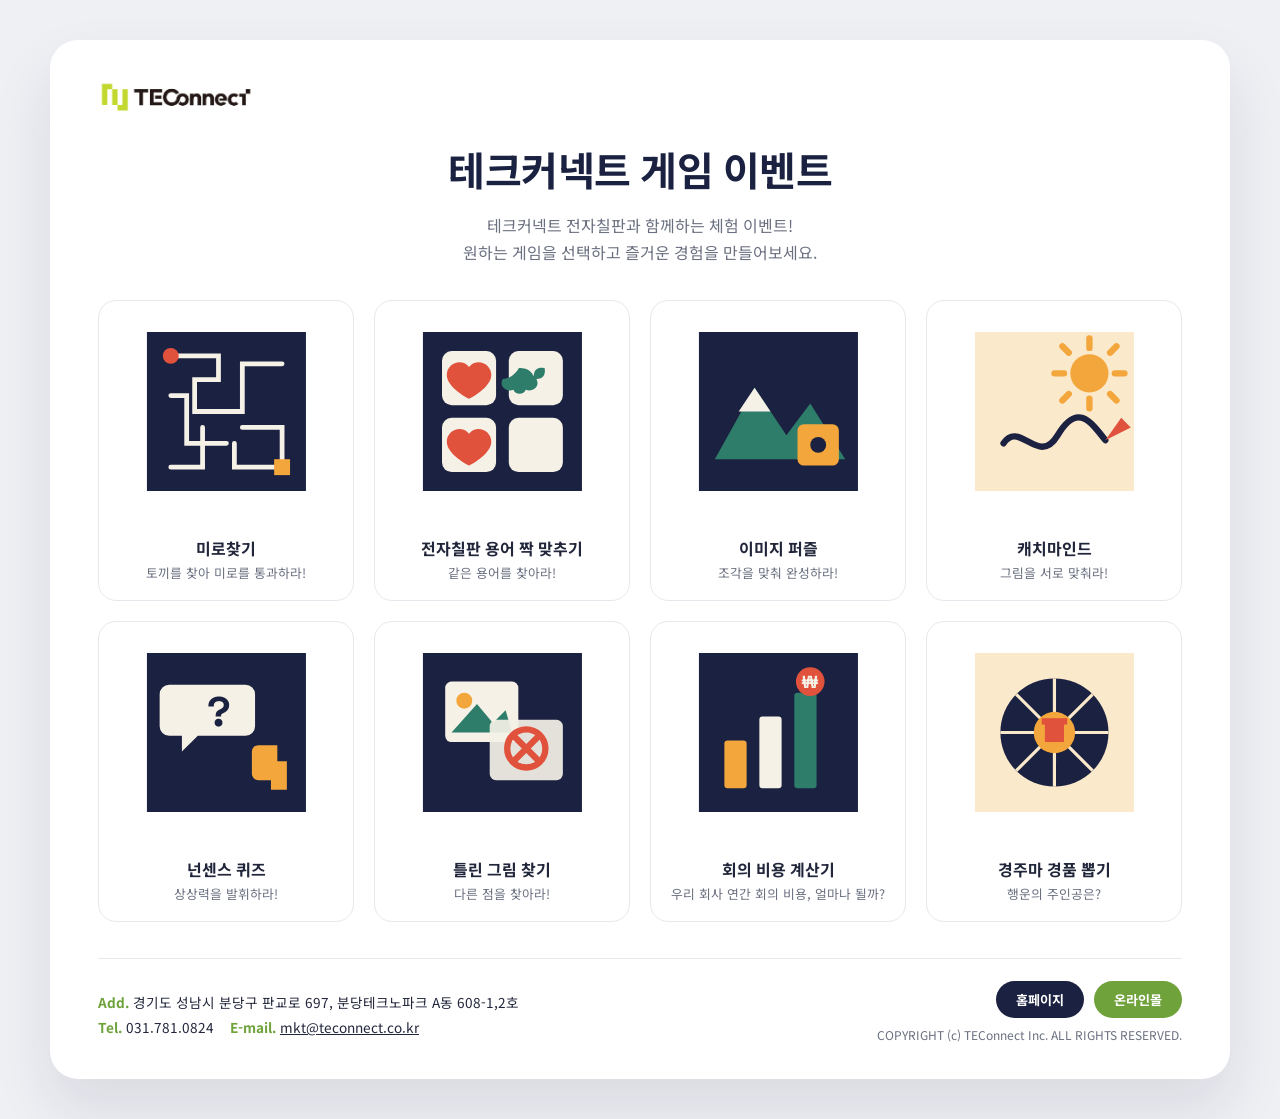
<file: index (2).html>
<!DOCTYPE html>
<html lang="ko">
<head>
<meta charset="UTF-8">
<meta name="viewport" content="width=device-width, initial-scale=1.0">
<title>테크커넥트 게임 이벤트</title>
<style>
  @import url('https://fonts.googleapis.com/css2?family=Space+Grotesk:wght@600;700&family=Noto+Sans+KR:wght@400;500;700;900&display=swap');

  :root{
    --page-bg: #EEF0F4;
    --card-bg: #FFFFFF;
    --navy: #1B2140;
    --navy-deep: #12162B;
    --amber: #F3A63B;
    --amber-soft: #FBE9CC;
    --coral: #E1523D;
    --teal: #2E7D6B;
    --ink: #22263B;
    --ink-dim: #6B7080;
    --line: #E7E8EE;
    --lime: #A8C93B;
    --font-display: 'Space Grotesk', 'Noto Sans KR', sans-serif;
    --font-body: 'Noto Sans KR', system-ui, sans-serif;
  }
  *{ box-sizing:border-box; }
  body{
    margin:0;
    min-height:100vh;
    background: var(--page-bg);
    font-family: var(--font-body);
    color: var(--ink);
    display:flex;
    align-items:flex-start;
    justify-content:center;
    padding: 40px 20px;
  }
  .sheet{
    width:100%;
    max-width: 1180px;
    background: var(--card-bg);
    border-radius: 28px;
    box-shadow: 0 30px 60px rgba(27,33,64,0.10);
    padding: 40px 48px 36px;
  }
  .logo{
    display:flex;
    align-items:center;
    gap:8px;
    margin-bottom: 26px;
  }
  .logo svg{ width:34px; height:34px; }
  .logo .wordmark{
    font-family: var(--font-display);
    font-weight:700;
    font-size:1.15rem;
    color: var(--navy);
    letter-spacing: -0.3px;
  }
  .hero{
    text-align:center;
    margin-bottom: 34px;
  }
  .hero h1{
    font-family: var(--font-display);
    font-weight:700;
    font-size: clamp(1.9rem, 4vw, 2.5rem);
    color: var(--navy);
    margin: 0 0 14px;
    letter-spacing: -0.5px;
  }
  .hero p{
    margin:0;
    color: var(--ink-dim);
    font-size: 1rem;
    line-height:1.7;
  }
  .grid{
    display:grid;
    grid-template-columns: repeat(4, 1fr);
    gap: 20px;
    margin-bottom: 36px;
  }
  .card{
    display:block;
    border-radius: 18px;
    border: 1px solid var(--line);
    overflow:hidden;
    background: var(--card-bg);
    text-decoration:none;
    color: inherit;
    transition: transform .15s ease, box-shadow .15s ease;
  }
  .card:hover{ transform: translateY(-4px); box-shadow: 0 16px 28px rgba(27,33,64,0.12); }
  .card .art{
    aspect-ratio: 1.15;
    display:flex;
    align-items:center;
    justify-content:center;
  }
  .card .art svg{ width:72%; height:72%; }
  .card .label{
    padding: 14px 16px 18px;
    text-align: center;
  }
  .card .label .title{
    font-family: var(--font-display);
    font-weight:700;
    font-size: 1rem;
    color: var(--ink);
    margin-bottom: 3px;
  }
  .card .label .desc{
    font-size: 0.8rem;
    color: var(--ink-dim);
  }
  .card.featured{
    border-color: var(--amber);
    background: var(--amber-soft);
  }
  .card.featured .label{ background: transparent; }

  .foot{
    display:flex;
    flex-wrap:wrap;
    justify-content:space-between;
    align-items:flex-end;
    gap: 20px;
    border-top: 1px solid var(--line);
    padding-top: 22px;
  }
  .foot .info div{ font-size: 0.85rem; color: var(--ink); margin-bottom:4px; line-height:1.6; }
  .foot .info b{ color: #6FA23A; margin-right:4px; }
  .foot .right{ text-align:right; }
  .pill-row{ display:flex; gap:10px; margin-bottom:8px; justify-content:flex-end; }
  .pill{
    display:inline-flex;
    align-items:center;
    padding: 9px 20px;
    border-radius: 999px;
    font-size: 0.82rem;
    font-weight:700;
    text-decoration:none;
    color:#fff;
  }
  .pill.navy{ background: var(--navy); }
  .pill.lime{ background: #6FA23A; }
  .copyright{ font-size: 0.75rem; color: var(--ink-dim); }

  @media (max-width: 860px){
    .grid{ grid-template-columns: repeat(2, 1fr); }
    .sheet{ padding: 28px 22px 24px; }
  }
</style>
</head>
<body>

<div class="sheet">
  <div class="logo">
    <img src="logo.png" alt="TEConnect" style="height:34px; width:auto;">
  </div>

  <div class="hero">
    <h1>테크커넥트 게임 이벤트</h1>
    <p>테크커넥트 전자칠판과 함께하는 체험 이벤트!<br>원하는 게임을 선택하고 즐거운 경험을 만들어보세요.</p>
  </div>

  <div class="grid">

    <a class="card" href="maze.html">
      <div class="art">
        <svg viewBox="0 0 100 100">
          <rect width="100" height="100" rx="0" fill="#1B2140"/>
          <g stroke="#F5F1E6" stroke-width="3" fill="none" stroke-linecap="round">
            <path d="M15 15 H45 V30 H30 V50 H60 V20 H85"/>
            <path d="M15 40 H25 V70 H50"/>
            <path d="M60 60 H85 V85 H55 V70"/>
            <path d="M15 85 H35 V60"/>
          </g>
          <circle cx="15" cy="15" r="5" fill="#E1523D"/>
          <rect x="80" y="80" width="10" height="10" fill="#F3A63B"/>
        </svg>
      </div>
      <div class="label">
        <div class="title">미로찾기</div>
        <div class="desc">토끼를 찾아 미로를 통과하라!</div>
      </div>
    </a>

    <a class="card" href="match.html">
      <div class="art">
        <svg viewBox="0 0 100 100">
          <rect width="100" height="100" fill="#1B2140"/>
          <rect x="12" y="12" width="34" height="34" rx="6" fill="#F5F1E6"/>
          <rect x="54" y="12" width="34" height="34" rx="6" fill="#F5F1E6"/>
          <rect x="12" y="54" width="34" height="34" rx="6" fill="#F5F1E6"/>
          <rect x="54" y="54" width="34" height="34" rx="6" fill="#F5F1E6"/>
          <path d="M29 22 c-5 -6 -14 -2 -14 5 c0 8 14 15 14 15 s14 -7 14 -15 c0 -7 -9 -11 -14 -5z" fill="#E1523D"/>
          <path d="M71 22 c0 0 -4 8 -12 8 c-3 6 3 10 8 8 c1 4 8 4 9 0 c5 2 11 -2 8 -8 c8 0 6 -8 6 -8 c0 0 -8 -2 -8 6 c-3 -6 -8 -6 -11 -6z" fill="#2E7D6B" transform="translate(0,4) scale(0.85)"/>
          <path d="M29 64 c-5 -6 -14 -2 -14 5 c0 8 14 15 14 15 s14 -7 14 -15 c0 -7 -9 -11 -14 -5z" fill="#E1523D"/>
          <path d="M71 64 c0 0 -4 8 -12 8 c-3 6 3 10 8 8 c1 4 8 4 9 0 c5 2 11 -2 8 -8 c8 0 6 -8 6 -8 c0 0 -8 -2 -8 6 c-3 -6 -8 -6 -11 -6z" fill="#2E7D6B" transform="translate(0,46) scale(0.85)"/>
        </svg>
      </div>
      <div class="label">
        <div class="title">전자칠판 용어 짝 맞추기</div>
        <div class="desc">같은 용어를 찾아라!</div>
      </div>
    </a>

    <a class="card" href="puzzle.html">
      <div class="art">
        <svg viewBox="0 0 100 100">
          <rect width="100" height="100" fill="#1B2140"/>
          <polygon points="10,80 35,35 55,65 70,45 92,80" fill="#2E7D6B"/>
          <polygon points="35,35 45,50 25,50" fill="#F5F1E6"/>
          <rect x="62" y="58" width="26" height="26" rx="4" fill="#F3A63B"/>
          <circle cx="75" cy="71" r="5" fill="#1B2140"/>
        </svg>
      </div>
      <div class="label">
        <div class="title">이미지 퍼즐</div>
        <div class="desc">조각을 맞춰 완성하라!</div>
      </div>
    </a>

    <a class="card" href="catchmind.html">
      <div class="art">
        <svg viewBox="0 0 100 100">
          <rect width="100" height="100" fill="#FBE9CC"/>
          <circle cx="72" cy="26" r="12" fill="#F3A63B"/>
          <g stroke="#F3A63B" stroke-width="4" stroke-linecap="round">
            <line x1="72" y1="4" x2="72" y2="10"/>
            <line x1="72" y1="42" x2="72" y2="48"/>
            <line x1="50" y1="26" x2="56" y2="26"/>
            <line x1="88" y1="26" x2="94" y2="26"/>
            <line x1="55" y1="9" x2="59" y2="13"/>
            <line x1="85" y1="39" x2="89" y2="43"/>
            <line x1="55" y1="43" x2="59" y2="39"/>
            <line x1="85" y1="13" x2="89" y2="9"/>
          </g>
          <path d="M18 70 C28 55, 40 85, 52 65 S 72 55, 82 68" stroke="#1B2140" stroke-width="4" fill="none" stroke-linecap="round"/>
          <path d="M82 68 l10 -14 l6 6 z" fill="#E1523D"/>
        </svg>
      </div>
      <div class="label">
        <div class="title">캐치마인드</div>
        <div class="desc">그림을 서로 맞춰라!</div>
      </div>
    </a>

    <a class="card" href="nonsense.html">
      <div class="art">
        <svg viewBox="0 0 100 100">
          <rect width="100" height="100" fill="#1B2140"/>
          <path d="M14 20 h48 a6 6 0 0 1 6 6 v20 a6 6 0 0 1 -6 6 h-30 l-10 10 v-10 h-8 a6 6 0 0 1 -6 -6 v-20 a6 6 0 0 1 6 -6z" fill="#F5F1E6"/>
          <text x="38" y="46" font-size="26" font-weight="700" fill="#1B2140" font-family="Space Grotesk, sans-serif">?</text>
          <path d="M64 58 h18 v10 h6 v18 h-10 v-6 h-8 a4 4 0 0 1 -4 -4 v-14 a4 4 0 0 1 4 -4z" fill="#F3A63B"/>
        </svg>
      </div>
      <div class="label">
        <div class="title">넌센스 퀴즈</div>
        <div class="desc">상상력을 발휘하라!</div>
      </div>
    </a>

    <a class="card" href="hiddencatch.html">
      <div class="art">
        <svg viewBox="0 0 100 100">
          <rect width="100" height="100" fill="#1B2140"/>
          <rect x="14" y="18" width="46" height="38" rx="4" fill="#F5F1E6"/>
          <circle cx="26" cy="30" r="5" fill="#F3A63B"/>
          <polygon points="18,50 34,32 44,44 52,36 56,50" fill="#2E7D6B"/>
          <rect x="42" y="42" width="46" height="38" rx="4" fill="#F5F1E6" opacity="0.92"/>
          <circle cx="65" cy="60" r="12" fill="none" stroke="#E1523D" stroke-width="4"/>
          <line x1="57" y1="52" x2="73" y2="68" stroke="#E1523D" stroke-width="4" stroke-linecap="round"/>
          <line x1="73" y1="52" x2="57" y2="68" stroke="#E1523D" stroke-width="4" stroke-linecap="round"/>
        </svg>
      </div>
      <div class="label">
        <div class="title">틀린 그림 찾기</div>
        <div class="desc">다른 점을 찾아라!</div>
      </div>
    </a>

    <a class="card" href="flight.html">
      <div class="art">
        <svg viewBox="0 0 100 100">
          <rect width="100" height="100" fill="#1B2140"/>
          <rect x="16" y="55" width="14" height="30" rx="2" fill="#F3A63B"/>
          <rect x="38" y="40" width="14" height="45" rx="2" fill="#F5F1E6"/>
          <rect x="60" y="25" width="14" height="60" rx="2" fill="#2E7D6B"/>
          <circle cx="70" cy="18" r="9" fill="#E1523D"/>
          <text x="70" y="22" font-size="11" font-weight="700" fill="#F5F1E6" text-anchor="middle" font-family="Space Grotesk, sans-serif">₩</text>
        </svg>
      </div>
      <div class="label">
        <div class="title">회의 비용 계산기</div>
        <div class="desc">우리 회사 연간 회의 비용, 얼마나 될까?</div>
      </div>
    </a>

    <a class="card" href="race.html">
      <div class="art">
        <svg viewBox="0 0 100 100">
          <rect width="100" height="100" fill="#FBE9CC"/>
          <circle cx="50" cy="50" r="34" fill="#1B2140"/>
          <g stroke="#FBE9CC" stroke-width="2">
            <line x1="50" y1="16" x2="50" y2="84"/>
            <line x1="16" y1="50" x2="84" y2="50"/>
            <line x1="26" y1="26" x2="74" y2="74"/>
            <line x1="74" y1="26" x2="26" y2="74"/>
          </g>
          <circle cx="50" cy="50" r="13" fill="#F3A63B"/>
          <rect x="44" y="44" width="12" height="12" fill="#E1523D"/>
          <rect x="42" y="41" width="16" height="4" fill="#E1523D"/>
        </svg>
      </div>
      <div class="label">
        <div class="title">경주마 경품 뽑기</div>
        <div class="desc">행운의 주인공은?</div>
      </div>
    </a>

  </div>

  <div class="foot">
    <div class="info">
      <div><b>Add.</b>경기도 성남시 분당구 판교로 697, 분당테크노파크 A동 608-1,2호</div>
      <div><b>Tel.</b>031.781.0824 &nbsp;&nbsp; <b>E-mail.</b><a href="mailto:mkt@teconnect.co.kr" style="color:inherit;">mkt@teconnect.co.kr</a></div>
    </div>
    <div class="right">
      <div class="pill-row">
        <a class="pill navy" href="https://teconnect.co.kr/" target="_blank" rel="noopener">홈페이지</a>
        <a class="pill lime" href="https://smartstore.naver.com/teconnect" target="_blank" rel="noopener">온라인몰</a>
      </div>
      <div class="copyright">COPYRIGHT (c) TEConnect Inc. ALL RIGHTS RESERVED.</div>
    </div>
  </div>
</div>

</body>
</html>
</file>
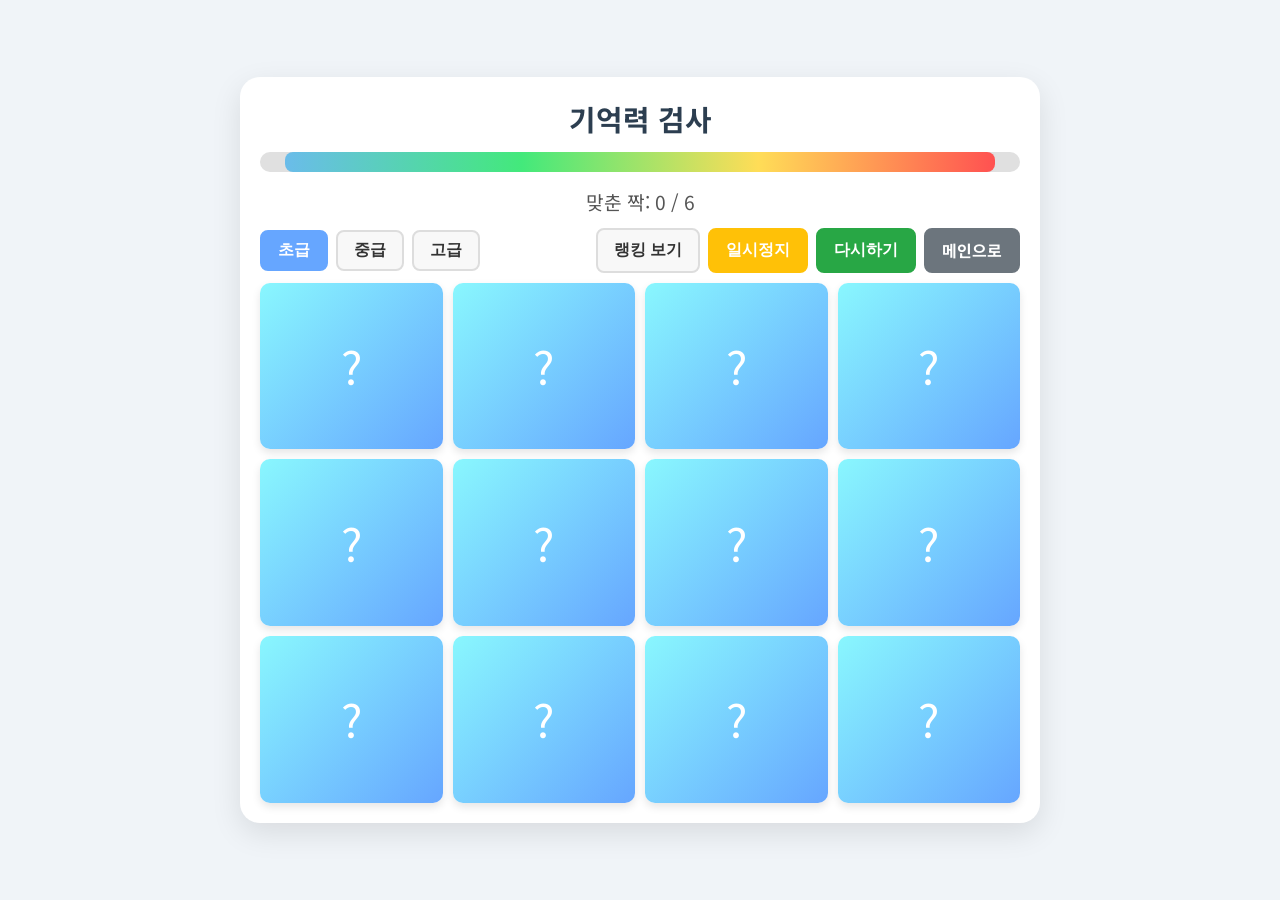
<file: match.html>
<!DOCTYPE html>
<html lang="ko">
<head>
<meta charset="UTF-8">
<meta name="viewport" content="width=device-width, initial-scale=1.0">
<title>기억력 검사 · 테크커넥트 게임 이벤트</title>
<link rel="stylesheet" href="style.css">
<style>
@import url('https://fonts.googleapis.com/css2?family=IBM+Plex+Sans+KR:wght@500;700&display=swap');
@import url('https://fonts.googleapis.com/css2?family=Noto+Sans+KR:wght@400;700&display=swap');

* { box-sizing: border-box; }

html, body {
    height: 100%;
    width: 100%;
}

body {
    font-family: 'Noto Sans KR', sans-serif;
    display: flex;
    justify-content: center;
    align-items: center;
    background: #f0f4f8;
    color: #333;
    padding: 10px;
    margin:0;
    min-height:100vh;
}

.game-container {
    width: 100%;
    max-width: 800px;
    padding: clamp(10px, 2vw, 20px);
    background: white;
    border-radius: 20px;
    box-shadow: 0 10px 30px rgba(0, 0, 0, 0.1);
    text-align: center;
    position: relative;
    display: flex;
    flex-direction: column;
    gap: 10px;
}

.game-container h1 { margin: 0; color: #2c3e50; flex-shrink: 0; font-size: clamp(1.3em, 4vw, 1.8em); }
.game-info-panel { margin: 0; flex-shrink: 0; }
.game-controls { margin: 0; flex-shrink: 0; }

.timer-bar { width: 100%; height: 20px; background-color: #e0e0e0; border-radius: 10px; overflow: hidden; }
.timer-progress { width: 100%; height: 100%; background: linear-gradient(90deg, #6abcea, #43e97b, #ffdd57, #ff5151); border-radius: 8px; transition: width 1s linear; }
.match-counter { margin-top: 8px; font-size: 1.2em; color: #555; }

.game-controls { display: flex; justify-content: space-between; align-items: center; flex-wrap: wrap; gap: 10px; }
.level-controls { display: flex; gap: 8px; }
.action-controls { display: flex; gap: 8px; position: relative; z-index: 101; }

.level-btn, .action-controls button, .home-btn { padding: 8px 16px; border: 2px solid #ddd; background-color: #f8f8f8; border-radius: 8px; cursor: pointer; font-weight: bold; transition: all 0.2s ease; text-decoration: none; color: #333; font-size: 1em; }
.level-btn:hover, .action-controls button:hover, .home-btn:hover { border-color: #66a6ff; color: #66a6ff; }
.level-btn.active { background-color: #66a6ff; color: white; border-color: #66a6ff; }
#pauseButton { background-color: #ffc107; border-color: #ffc107; color: white; }
#mainRestartButton { background-color: #28a745; border-color: #28a745; color: white; }
.home-btn { background-color: #6c757d; border-color: #6c757d; color: white; }

.memory-game {
    display: grid;
    gap: 10px;
    perspective: 1000px;
    min-height: 320px;
    height: 60vh;
    max-height: 520px;
}

.memory-card {
    width: 100%;
    height: 100%;
    position: relative;
    transform-style: preserve-3d;
    transition: transform 0.6s;
    cursor: pointer;
    border-radius: 10px;
}

.memory-card.flip { transform: rotateY(180deg); }

.front-face, .back-face {
    width: 100%;
    height: 100%;
    position: absolute;
    backface-visibility: hidden;
    border-radius: 10px;
    display: flex;
    justify-content: center;
    align-items: center;
    padding: 5px;
    word-break: keep-all;
    line-height: 1.2;
    box-shadow: 0 4px 8px rgba(0,0,0,0.1);
}

.front-face {
    background: #fff;
    transform: rotateY(180deg);
    font-family: 'IBM Plex Sans KR', sans-serif;
    font-size: clamp(10px, 2vmin, 18px);
    font-weight: 500;
    color: #1a237e;
}

.back-face {
    background: linear-gradient(135deg, #89f7fe 0%, #66a6ff 100%);
    color: white;
    font-size: clamp(1.5em, 5vmin, 3em);
}
.back-face::before { content: '?'; }

.memory-card.matched {
    transform: rotateY(180deg);
    animation: match-animation 0.5s;
    cursor: default;
}

@keyframes match-animation {
    0% { transform: rotateY(180deg) scale(1); }
    50% { transform: rotateY(180deg) scale(1.1); }
    100% { transform: rotateY(180deg) scale(1); }
}

.game-over-modal, .pause-overlay {
    display: none;
    position: absolute;
    top: 0; left: 0;
    width: 100%; height: 100%;
    background-color: rgba(0, 0, 0, 0.6);
    justify-content: center;
    align-items: center;
    z-index: 100;
    border-radius: 20px;
}

.pause-text { font-size: 32px; color: white; font-weight: bold; text-shadow: 2px 2px 4px rgba(0,0,0,0.5); }

.modal-content {
    background: white;
    padding: 40px;
    border-radius: 20px;
    text-align: center;
    animation: fadeIn 0.3s ease-out;
    position: relative;
    z-index: 101;
}

#modalDetail { margin-top: 10px; color: #555; font-size: 1.2em; }
#modalRestartButton { margin-top: 20px; padding: 12px 25px; font-size: 18px; font-weight: bold; color: white; background-color: #66a6ff; border: none; border-radius: 10px; cursor: pointer; transition: background-color 0.3s; }
#modalRestartButton:hover { background-color: #4f8bda; }

@keyframes fadeIn {
    from { opacity: 0; transform: scale(0.9); }
    to { opacity: 1; transform: scale(1); }
}

@media (max-width: 520px) {
    .game-controls { flex-direction: column; }
}
</style>
</head>
<body>

<div class="game-container">
  <h1>기억력 검사</h1>

  <div class="game-info-panel">
    <div class="timer-bar"><div class="timer-progress"></div></div>
    <div class="match-counter">맞춘 짝: <span id="matchedPairs">0</span> / <span id="totalPairs">6</span></div>
  </div>

  <div class="game-controls">
    <div class="level-controls">
      <button class="level-btn active" data-size="4x3">초급</button>
      <button class="level-btn" data-size="4x4">중급</button>
      <button class="level-btn" data-size="5x4">고급</button>
    </div>
    <div class="action-controls">
      <button id="showRankingBtn">랭킹 보기</button>
      <button id="pauseButton">일시정지</button>
      <button id="mainRestartButton">다시하기</button>
      <a href="index.html" class="home-btn">메인으로</a>
    </div>
  </div>

  <div class="memory-game"></div>

  <div class="pause-overlay" id="pauseOverlay">
    <div class="pause-text">⏸ 일시정지 중</div>
  </div>

  <div class="game-over-modal" id="gameOverModal">
    <div class="modal-content">
      <h2 id="modalMessage"></h2>
      <p id="modalDetail"></p>
      <button id="modalRestartButton">다시하기</button>
    </div>
  </div>
</div>

<script src="ranking.js"></script>
<script>
document.addEventListener('DOMContentLoaded', () => {
    const gameBoard = document.querySelector('.memory-game');
    const timerProgress = document.querySelector('.timer-progress');
    const gameOverModal = document.getElementById('gameOverModal');
    const modalMessage = document.getElementById('modalMessage');
    const modalDetail = document.getElementById('modalDetail');
    const modalRestartButton = document.getElementById('modalRestartButton');
    const mainRestartButton = document.getElementById('mainRestartButton');
    const pauseButton = document.getElementById('pauseButton');
    const pauseOverlay = document.getElementById('pauseOverlay');
    const levelButtons = document.querySelectorAll('.level-btn');
    const matchedPairsDisplay = document.getElementById('matchedPairs');
    const totalPairsDisplay = document.getElementById('totalPairs');
    const showRankingBtn = document.getElementById('showRankingBtn');

    const GAME_ID = 'match';

    // ▼ 카드 목록 — '테크커넥트'는 매 판 항상 등장하는 고정 단어이고,
    //    나머지는 아래 목록에서 무작위로 뽑힙니다. 자유롭게 추가/삭제/수정하세요.
    const ourCompany = '테크커넥트';
    const companyList = [
        '터치스크린', '디스플레이', '백라이트', '내장 컴퓨터 슬롯', '안드로이드 운영체제',
        '카메라', '마이크', '스피커', '전자펜', 'USB 단자',
        'HDMI 단자', '타입-C 단자', '디스플레이포트', '저장장치', '무선인터넷',
        '블루투스', '근거리 무선 통신', '리모컨', '전면 조작 버튼', '판서 프로그램',
        '화면 캡처', '파일 저장', '화면 공유', '무선 화면 미러링', '다중 터치 기능',
        '화면 분할', '여러 앱 동시 실행', '화상회의 프로그램', '원격 제어 기능', '학습관리시스템 연동',
        '실시간 판서', '메모', '지우기', '스크린샷 저장', 'QR 코드 공유',
        '동영상 재생', '문서 열기', '화면 잠금', '보안 설정', '양방향 제어',
        '음성 인식 기능', '스피커폰', '무선 연결 동글', '이동형 받침대', '벽걸이 거치대',
        '모듈형 카메라', '모듈형 컴퓨터', '무선 키보드', '무선 마우스', '회의실',
        '원격회의', '협업 공간', '스마트교실', '원격 수업', '교육기관',
        '기업 연수', '공공기관 발표', '재난대응 브리핑', '병동 회의', '공장 교육',
        '전자칠판', '전자 화이트보드', '일체형 디스플레이', '운영체제 인증', '판서 기능',
        '터치 정확도', '반응 속도', '패널 수명', '맥스허브'
    ];

    const gameConfigs = {
        '4x3': { rows: 3, cols: 4, time: 60, name: '초급' },
        '4x4': { rows: 4, cols: 4, time: 90, name: '중급' },
        '5x4': { rows: 4, cols: 5, time: 180, name: '고급' },
    };

    let currentLevelId = '4x3';
    let currentConfig = gameConfigs[currentLevelId];

    let cards = [];
    let firstCard = null, secondCard = null;
    let lockBoard = false;
    let matchedPairs = 0;
    let timer;
    let timeLeft;
    let timeElapsed = 0;
    let isPaused = false;

    function startGame() {
        isPaused = false;
        lockBoard = false;
        matchedPairs = 0;
        firstCard = null;
        secondCard = null;
        timeElapsed = 0;
        timeLeft = currentConfig.time;

        pauseButton.textContent = '일시정지';
        gameOverModal.style.display = 'none';
        pauseOverlay.style.display = 'none';
        updateMatchCounter();

        setupBoard();
        createCards();
        shuffleCards();
        addCardsToBoard();

        startTimer();
    }

    function setupBoard() {
        gameBoard.style.gridTemplateColumns = `repeat(${currentConfig.cols}, 1fr)`;
        gameBoard.style.gridTemplateRows = `repeat(${currentConfig.rows}, 1fr)`;
    }

    function createCards() {
        const pairCount = (currentConfig.rows * currentConfig.cols) / 2;
        const otherCompanies = companyList.filter(c => c !== ourCompany);
        otherCompanies.sort(() => 0.5 - Math.random());
        const neededOtherCompanyCount = pairCount - 1;
        const selectedOtherCompanies = otherCompanies.slice(0, neededOtherCompanyCount);
        const finalUniqueItems = [ourCompany, ...selectedOtherCompanies];
        const cardSet = [...finalUniqueItems, ...finalUniqueItems];

        cards = cardSet.map(item => {
            const card = document.createElement('div');
            card.classList.add('memory-card');
            card.dataset.item = item;
            card.innerHTML = `<div class="front-face">${item}</div><div class="back-face"></div>`;
            card.addEventListener('click', flipCard);
            return card;
        });
    }

    function shuffleCards() {
        cards.forEach(card => {
            card.style.order = Math.floor(Math.random() * cards.length);
        });
    }

    function addCardsToBoard() {
        gameBoard.innerHTML = '';
        cards.forEach(card => gameBoard.appendChild(card));
    }

    function flipCard() {
        if (lockBoard || isPaused || this === firstCard) return;
        this.classList.add('flip');
        if (!firstCard) {
            firstCard = this;
            return;
        }
        secondCard = this;
        lockBoard = true;
        checkForMatch();
    }

    function checkForMatch() {
        const isMatch = firstCard.dataset.item === secondCard.dataset.item;
        isMatch ? disableCards() : unflipCards();
    }

    function disableCards() {
        firstCard.removeEventListener('click', flipCard);
        secondCard.removeEventListener('click', flipCard);
        firstCard.classList.add('matched');
        secondCard.classList.add('matched');

        matchedPairs++;
        updateMatchCounter();
        resetBoard();

        if (matchedPairs === (currentConfig.rows * currentConfig.cols) / 2) {
            clearInterval(timer);
            showEndGameMessage(true);
        }
    }

    function unflipCards() {
        setTimeout(() => {
            firstCard.classList.remove('flip');
            secondCard.classList.remove('flip');
            resetBoard();
        }, 1000);
    }

    function resetBoard() {
        [firstCard, secondCard, lockBoard] = [null, null, false];
    }

    function startTimer() {
        clearInterval(timer);
        timeElapsed = 0;

        timerProgress.style.transition = 'none';
        timerProgress.style.width = '100%';

        setTimeout(() => {
            timerProgress.style.transition = `width 1s linear`;
        }, 100);

        timer = setInterval(() => {
            if (!isPaused) {
                timeLeft--;
                timeElapsed++;
                const widthPercent = (timeLeft / currentConfig.time) * 100;
                timerProgress.style.width = `${widthPercent}%`;

                if (timeLeft <= 0) {
                    clearInterval(timer);
                    lockBoard = true;
                    showEndGameMessage(false);
                }
            }
        }, 1000);
    }

    function togglePause() {
        isPaused = !isPaused;
        pauseButton.textContent = isPaused ? '계속하기' : '일시정지';
        pauseOverlay.style.display = isPaused ? 'flex' : 'none';
    }

    function updateMatchCounter() {
        matchedPairsDisplay.textContent = matchedPairs;
        totalPairsDisplay.textContent = (currentConfig.rows * currentConfig.cols) / 2;
    }

    function showEndGameMessage(isSuccess) {
        clearInterval(timer);
        setTimeout(() => {
            if (isSuccess) {
                const minutes = Math.floor(timeElapsed / 60);
                const seconds = timeElapsed % 60;
                modalMessage.textContent = '🎉 성공! 🎉';
                modalDetail.textContent = `걸린 시간: ${minutes > 0 ? `${minutes}분 ` : ''}${seconds}초`;

                const storageKey = `${GAME_ID}_${currentLevelId}`;
                Ranking.promptNameAndSave(storageKey, `기억력 검사`, timeElapsed, `${minutes > 0 ? `${minutes}분 ` : ''}${seconds}초`, 'asc');

            } else {
                modalMessage.textContent = '😭 아쉽네요, 시간 초과! 😭';
                modalDetail.textContent = '다시 도전해보세요!';
            }
            gameOverModal.style.display = 'flex';
        }, 500);
    }

    levelButtons.forEach(button => {
        button.addEventListener('click', () => {
            levelButtons.forEach(btn => btn.classList.remove('active'));
            button.classList.add('active');

            currentLevelId = button.dataset.size;
            currentConfig = gameConfigs[currentLevelId];

            startGame();
        });
    });

    showRankingBtn.addEventListener('click', () => {
        const storageKey = `${GAME_ID}_${currentLevelId}`;
        Ranking.showModal(storageKey, `기억력 검사`);
    });

    pauseButton.addEventListener('click', togglePause);
    mainRestartButton.addEventListener('click', startGame);
    modalRestartButton.addEventListener('click', startGame);

    startGame();
});
</script>

</body>
</html>
</file>
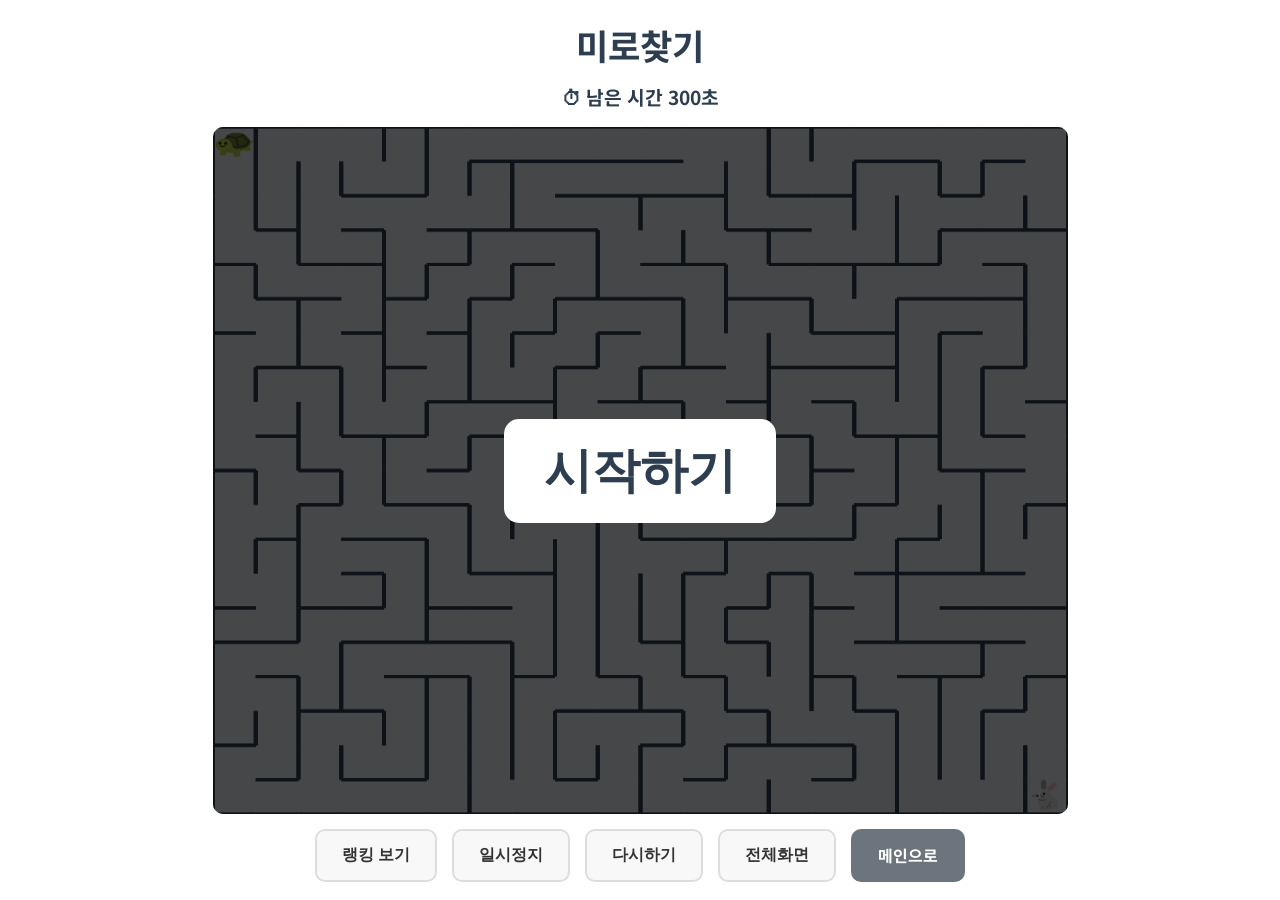
<file: maze (1).html>
<!DOCTYPE html>
<html lang="ko">
<head>
<meta charset="UTF-8">
<meta name="viewport" content="width=device-width, initial-scale=1.0">
<title>미로찾기 · 테크커넥트 게임 이벤트</title>
<link rel="stylesheet" href="style.css">
<style>
  :root {
      --wall-color: #2c3e50;
      --path-color: #ecf0f1;
      --primary-blue: #66a6ff;
  }

  html, body {
      width: 100%;
      height: 100%;
      margin: 0;
      padding: 0;
      overflow: hidden;
      font-family: 'Noto Sans KR', sans-serif;
      background-color: #f0f4f8;
  }

  .game-wrapper {
      width: 100%;
      height: 100%;
      display: flex;
      flex-direction: column;
      gap: 15px;
      background-color: white;
      padding: clamp(15px, 2vh, 30px);
      box-sizing: border-box;
      overflow-y: auto;
  }

  .header-panel {
      flex-shrink: 0;
      display: flex;
      flex-direction: column;
      align-items: center;
      gap: 10px;
      flex-wrap: wrap;
  }

  .header-panel h1 { color: var(--wall-color); font-size: clamp(1.5em, 5vw, 2.2em); margin: 0; }
  .timer-display { font-size: 1.2em; font-weight: bold; color: var(--wall-color); }

  #fullscreen-target {
      flex-grow: 1;
      position: relative;
      width: 100%;
      display: flex;
      justify-content: center;
      align-items: center;
      min-height: 200px;
  }

  .canvas-container {
      position: relative;
      width: 95vmin;
      height: 95vmin;
      max-width: 100%;
      max-height: 100%;
  }

  #mazeCanvas {
      width: 100%;
      height: 100%;
      background-color: var(--path-color);
      border-radius: 10px;
      cursor: grab;
  }
  #mazeCanvas.grabbing { cursor: grabbing; }

  .overlay {
      position: absolute; top: 0; left: 0; width: 100%; height: 100%;
      background-color: rgba(0, 0, 0, 0.7); border-radius: 10px;
      display: flex; justify-content: center; align-items: center;
      color: white; font-size: 2.5em; font-weight: bold; z-index: 10;
      opacity: 1; transition: opacity 0.3s ease;
  }
  .overlay.hidden { opacity: 0; pointer-events: none; }
  .overlay-btn { padding: 20px 40px; font-size: 1.2em; font-weight: bold; border: none; border-radius: 15px; cursor: pointer; background-color: #fff; color: var(--wall-color); transition: transform 0.2s; }
  .overlay-btn:hover { transform: scale(1.05); }
  .end-content { text-align: center; }
  #endMessage { margin-bottom: 10px; }
  #endTime { font-size: 0.8em; margin-bottom: 20px; }

  .controls {
      flex-shrink: 0;
      display: flex;
      justify-content: center;
      gap: 15px;
      flex-wrap: wrap;
  }
  .controls button, .home-btn {
      padding: 12px 25px; font-size: 1em; font-weight: bold;
      border: 2px solid #ddd; background-color: #f8f8f8; border-radius: 10px;
      cursor: pointer; text-decoration: none; color: #333; transition: all 0.2s ease;
  }
  .controls button:hover, .home-btn:hover { border-color: var(--primary-blue); color: var(--primary-blue); }
  .home-btn { background-color: #6c757d; border-color: #6c757d; color: white; }

  #fullscreen-target:fullscreen { background-color: #f0f4f8; padding: 20px; display: flex; justify-content: center; align-items: center; }
  #fullscreen-target:fullscreen .canvas-container {
      width: 90vh;
      height: 90vh;
      max-width: 90vw;
      max-height: 90vw;
  }

  .exit-fullscreen-btn {
      position: fixed;
      top: 20px;
      right: 20px;
      width: 50px;
      height: 50px;
      background-color: rgba(0, 0, 0, 0.5);
      color: white;
      border: 2px solid white;
      border-radius: 50%;
      font-size: 24px;
      font-weight: bold;
      line-height: 46px;
      text-align: center;
      cursor: pointer;
      z-index: 2147473647;
      display: none;
  }
</style>
</head>
<body>

<div class="game-wrapper" id="gameWrapper">
  <div class="header-panel">
    <h1>미로찾기</h1>
    <div class="timer-display">⏱ 남은 시간 <span id="timer">300</span>초</div>
  </div>

  <div id="fullscreen-target">
    <div class="canvas-container">
      <canvas id="mazeCanvas"></canvas>

      <div id="startOverlay" class="overlay">
        <button id="startButton" class="overlay-btn">시작하기</button>
      </div>

      <div id="pauseOverlay" class="overlay hidden">
        <div>⏸ 일시정지 중</div>
      </div>

      <div id="endOverlay" class="overlay hidden">
        <div class="end-content">
          <div id="endMessage"></div>
          <div id="endTime"></div>
          <button id="modalRestartButton" class="overlay-btn">다시 시작</button>
        </div>
      </div>
    </div>
  </div>

  <div class="controls">
    <button id="showRankingBtn">랭킹 보기</button>
    <button id="pauseBtn">일시정지</button>
    <button id="retryBtn">다시하기</button>
    <button id="fullscreenBtn">전체화면</button>
    <a href="index.html" class="home-btn">메인으로</a>
  </div>
</div>

<div id="exitFullscreenBtn" class="exit-fullscreen-btn">✕</div>

<script src="ranking.js"></script>
<script>
document.addEventListener('DOMContentLoaded', () => {
    const wrapper = document.getElementById('gameWrapper');
    const fullscreenTarget = document.getElementById('fullscreen-target');
    const canvas = document.getElementById('mazeCanvas');
    const ctx = canvas.getContext('2d');
    const startOverlay = document.getElementById('startOverlay');
    const pauseOverlay = document.getElementById('pauseOverlay');
    const endOverlay = document.getElementById('endOverlay');
    const startBtn = document.getElementById('startButton');
    const modalRestartButton = document.getElementById('modalRestartButton');
    const retryBtn = document.getElementById('retryBtn');
    const pauseBtn = document.getElementById('pauseBtn');
    const fullscreenBtn = document.getElementById('fullscreenBtn');
    const timerEl = document.getElementById('timer');
    const endMessageEl = document.getElementById('endMessage');
    const endTimeEl = document.getElementById('endTime');
    const exitFullscreenBtn = document.getElementById('exitFullscreenBtn');
    const showRankingBtn = document.getElementById('showRankingBtn');

    const GAME_ID = 'maze';
    const GAME_TITLE = '미로찾기';

    let cols, rows, cellSize, maze, player, rabbit, stack = [];
    let isGameRunning = false, isPaused = false, isDragging = false;
    let startTime, timerInterval, timeLeft;
    const gameTime = 300; // 5분

    class Cell {
        constructor(c, r) { this.c = c; this.r = r; this.walls = { top: true, right: true, bottom: true, left: true }; this.visited = false; }
        draw() {
            const x = this.c * cellSize; const y = this.r * cellSize;
            ctx.strokeStyle = getComputedStyle(document.documentElement).getPropertyValue('--wall-color');
            ctx.lineWidth = 4;
            if (this.walls.top) { ctx.beginPath(); ctx.moveTo(x, y); ctx.lineTo(x + cellSize, y); ctx.stroke(); }
            if (this.walls.right) { ctx.beginPath(); ctx.moveTo(x + cellSize, y); ctx.lineTo(x + cellSize, y + cellSize); ctx.stroke(); }
            if (this.walls.bottom) { ctx.beginPath(); ctx.moveTo(x + cellSize, y + cellSize); ctx.lineTo(x, y + cellSize); ctx.stroke(); }
            if (this.walls.left) { ctx.beginPath(); ctx.moveTo(x, y); ctx.lineTo(x, y + cellSize); ctx.stroke(); }
        }
        getNeighbors() {
            const n = [];
            const t = maze[this.r - 1]?.[this.c], r = maze[this.r]?.[this.c + 1], b = maze[this.r + 1]?.[this.c], l = maze[this.r]?.[this.c - 1];
            if (t && !t.visited) n.push(t);
            if (r && !r.visited) n.push(r);
            if (b && !b.visited) n.push(b);
            if (l && !l.visited) n.push(l);
            return n.length > 0 ? n[Math.floor(Math.random() * n.length)] : undefined;
        }
    }

    function generateMaze() {
        for (let r = 0; r < rows; r++) for (let c = 0; c < cols; c++) maze[r][c] = new Cell(c, r);
        let current = maze[0][0]; current.visited = true; stack = [current];
        while (stack.length > 0) {
            let neighbor = current.getNeighbors();
            if (neighbor) { removeWalls(current, neighbor); current = neighbor; current.visited = true; stack.push(current); }
            else { current = stack.pop(); }
        }
    }
    function removeWalls(a, b) {
        const dc = a.c - b.c, dr = a.r - b.r;
        if (dc === 1) { a.walls.left = false; b.walls.right = false; }
        else if (dc === -1) { a.walls.right = false; b.walls.left = false; }
        if (dr === 1) { a.walls.top = false; b.walls.bottom = false; }
        else if (dr === -1) { a.walls.bottom = false; b.walls.top = false; }
    }

    function setup() {
        const canvasSize = canvas.getBoundingClientRect().width;
        cellSize = canvasSize / 20;
        cols = Math.floor(canvasSize / cellSize);
        rows = Math.floor(canvasSize / cellSize);
        canvas.width = cols * cellSize; canvas.height = rows * cellSize;
        maze = Array(rows).fill(null).map(() => Array(cols).fill(null));
        player = { x: cellSize / 2, y: cellSize / 2, radius: cellSize / 2.5 };
        rabbit = { x: (cols - 0.5) * cellSize, y: (rows - 0.5) * cellSize };
        generateMaze();
        draw();
    }

    function redrawOnResize() {
        if (!isGameRunning) return;
        const playerXRatio = player.x / (cols * cellSize);
        const playerYRatio = player.y / (rows * cellSize);
        const canvasSize = canvas.getBoundingClientRect().width;
        cellSize = canvasSize / 20;
        cols = Math.floor(canvasSize / cellSize);
        rows = Math.floor(canvasSize / cellSize);
        canvas.width = cols * cellSize; canvas.height = rows * cellSize;
        player.x = playerXRatio * canvas.width;
        player.y = playerYRatio * canvas.height;
        player.radius = cellSize / 2.5;
        rabbit.x = (cols - 0.5) * cellSize;
        rabbit.y = (rows - 0.5) * cellSize;
        draw();
    }

    function draw() {
        ctx.clearRect(0, 0, canvas.width, canvas.height);
        if (!maze) return;
        maze.forEach(row => row.forEach(cell => cell.draw()));
        ctx.font = `${cellSize * 0.8}px sans-serif`;
        ctx.textAlign = 'center'; ctx.textBaseline = 'middle';
        ctx.fillText('🐇', rabbit.x, rabbit.y);
        ctx.fillText('🐢', player.x, player.y);
    }

    function gameLoop() { if (!isGameRunning || isPaused) return; draw(); checkWin(); requestAnimationFrame(gameLoop); }

    function movePlayer(targetX, targetY) {
        const dx = targetX - player.x;
        const dy = targetY - player.y;
        const distance = Math.hypot(dx, dy);
        const steps = Math.max(1, Math.floor(distance / (player.radius / 3)));
        let nextX = player.x;
        let nextY = player.y;
        for (let i = 1; i <= steps; i++) {
            const tempX = player.x + (dx / steps) * i;
            const tempY = player.y + (dy / steps) * i;
            if (isColliding(tempX, tempY)) break;
            nextX = tempX; nextY = tempY;
        }
        player.x = nextX; player.y = nextY;
    }

    function isColliding(x, y) {
        const r = player.radius * 0.8;
        const c = Math.floor(x / cellSize);
        const row = Math.floor(y / cellSize);
        const cell = maze[row]?.[c];
        if (!cell) return true;
        if (x - r < c * cellSize && cell.walls.left) return true;
        if (x + r > (c + 1) * cellSize && cell.walls.right) return true;
        if (y - r < row * cellSize && cell.walls.top) return true;
        if (y + r > (row + 1) * cellSize && cell.walls.bottom) return true;
        return false;
    }

    function checkWin() { const distance = Math.hypot(player.x - rabbit.x, player.y - rabbit.y); if (distance < player.radius) { endGame(true); } }

    function startTimer() {
        clearInterval(timerInterval);
        startTime = Date.now();
        timeLeft = gameTime;
        timerEl.textContent = timeLeft;
        timerInterval = setInterval(() => {
            if (isPaused) return;
            timeLeft--;
            timerEl.textContent = timeLeft;
            if (timeLeft <= 0) endGame(false);
        }, 1000);
    }

    function startGame() {
        isGameRunning = true; isPaused = false;
        startOverlay.classList.add('hidden');
        endOverlay.classList.add('hidden');
        pauseOverlay.classList.add('hidden');
        pauseBtn.textContent = '일시정지';
        setup();
        startTimer();
        requestAnimationFrame(gameLoop);
    }

    function endGame(isSuccess) {
        isGameRunning = false;
        clearInterval(timerInterval);
        endOverlay.classList.remove('hidden');
        if (isSuccess) {
            const timeTaken = Math.floor((Date.now() - startTime) / 1000);
            endMessageEl.textContent = '🎉 따라잡았습니다! 🎉';
            endTimeEl.textContent = `걸린 시간: ${timeTaken}초`;
            Ranking.promptNameAndSave(GAME_ID, GAME_TITLE, timeTaken, `${timeTaken}초`, 'asc');
        } else {
            endMessageEl.textContent = '😭 시간 초과! 😭';
            endTimeEl.textContent = '다시 도전해보세요!';
        }
    }

    function togglePause() { if (!isGameRunning) return; isPaused = !isPaused; pauseOverlay.classList.toggle('hidden', !isPaused); pauseBtn.textContent = isPaused ? '계속하기' : '일시정지'; }
    function toggleFullscreen() { if (!document.fullscreenElement) { fullscreenTarget.requestFullscreen().catch(err => alert(`전체화면 모드를 사용할 수 없습니다: ${err.message}`)); } else { document.exitFullscreen(); } }

    function getPos(e) { const rect = canvas.getBoundingClientRect(); const scaleX = canvas.width / rect.width; const scaleY = canvas.height / rect.height; const clientX = e.clientX || e.touches[0].clientX; const clientY = e.clientY || e.touches[0].clientY; return { x: (clientX - rect.left) * scaleX, y: (clientY - rect.top) * scaleY }; }
    function onInteractionStart(e) { if (!isGameRunning || isPaused) return; const pos = getPos(e); const distance = Math.hypot(pos.x - player.x, pos.y - player.y); if (distance < player.radius) { isDragging = true; canvas.classList.add('grabbing'); } }
    function onInteractionMove(e) { if (!isDragging || !isGameRunning || isPaused) return; e.preventDefault(); const pos = getPos(e); movePlayer(pos.x, pos.y); }
    function onInteractionEnd() { isDragging = false; canvas.classList.remove('grabbing'); }

    startBtn.addEventListener('click', startGame);
    modalRestartButton.addEventListener('click', startGame);
    retryBtn.addEventListener('click', startGame);
    pauseBtn.addEventListener('click', togglePause);
    fullscreenBtn.addEventListener('click', toggleFullscreen);

    showRankingBtn.addEventListener('click', () => { Ranking.showModal(GAME_ID, GAME_TITLE); });

    exitFullscreenBtn.addEventListener('click', () => { if (document.fullscreenElement) document.exitFullscreen(); });

    canvas.addEventListener('mousedown', onInteractionStart);
    canvas.addEventListener('mousemove', onInteractionMove);
    window.addEventListener('mouseup', onInteractionEnd);
    canvas.addEventListener('touchstart', onInteractionStart, { passive: false });
    canvas.addEventListener('touchmove', onInteractionMove, { passive: false });
    window.addEventListener('touchend', onInteractionEnd);

    function handleResize() { if (isGameRunning) redrawOnResize(); else setup(); }
    window.addEventListener('resize', handleResize);

    document.addEventListener('fullscreenchange', () => {
        exitFullscreenBtn.style.display = document.fullscreenElement ? 'block' : 'none';
        setTimeout(handleResize, 100);
    });

    endOverlay.classList.add('hidden');
    pauseOverlay.classList.add('hidden');
    startOverlay.classList.remove('hidden');
    setup();
});
</script>

</body>
</html>
</file>
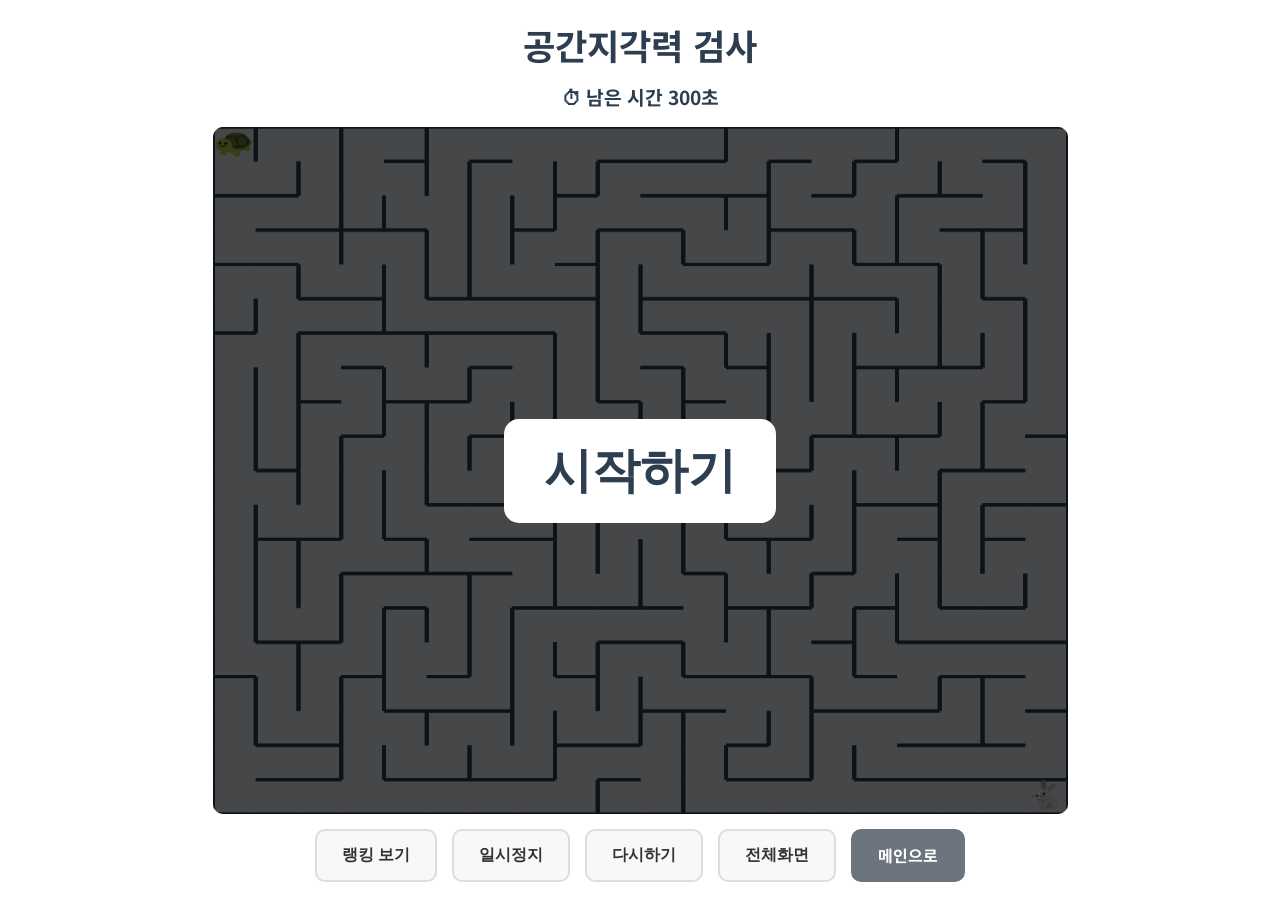
<file: maze.html>
<!DOCTYPE html>
<html lang="ko">
<head>
<meta charset="UTF-8">
<meta name="viewport" content="width=device-width, initial-scale=1.0">
<title>공간지각력 검사 · 테크커넥트 게임 이벤트</title>
<link rel="stylesheet" href="style.css">
<style>
  :root {
      --wall-color: #2c3e50;
      --path-color: #ecf0f1;
      --primary-blue: #66a6ff;
  }

  html, body {
      width: 100%;
      height: 100%;
      margin: 0;
      padding: 0;
      overflow: hidden;
      font-family: 'Noto Sans KR', sans-serif;
      background-color: #f0f4f8;
  }

  .game-wrapper {
      width: 100%;
      height: 100%;
      display: flex;
      flex-direction: column;
      gap: 15px;
      background-color: white;
      padding: clamp(15px, 2vh, 30px);
      box-sizing: border-box;
      overflow-y: auto;
  }

  .header-panel {
      flex-shrink: 0;
      display: flex;
      flex-direction: column;
      align-items: center;
      gap: 10px;
      flex-wrap: wrap;
  }

  .header-panel h1 { color: var(--wall-color); font-size: clamp(1.5em, 5vw, 2.2em); margin: 0; }
  .timer-display { font-size: 1.2em; font-weight: bold; color: var(--wall-color); }

  #fullscreen-target {
      flex-grow: 1;
      position: relative;
      width: 100%;
      display: flex;
      justify-content: center;
      align-items: center;
      min-height: 200px;
  }

  .canvas-container {
      position: relative;
      width: 95vmin;
      height: 95vmin;
      max-width: 100%;
      max-height: 100%;
  }

  #mazeCanvas {
      width: 100%;
      height: 100%;
      background-color: var(--path-color);
      border-radius: 10px;
      cursor: grab;
  }
  #mazeCanvas.grabbing { cursor: grabbing; }

  .overlay {
      position: absolute; top: 0; left: 0; width: 100%; height: 100%;
      background-color: rgba(0, 0, 0, 0.7); border-radius: 10px;
      display: flex; justify-content: center; align-items: center;
      color: white; font-size: 2.5em; font-weight: bold; z-index: 10;
      opacity: 1; transition: opacity 0.3s ease;
  }
  .overlay.hidden { opacity: 0; pointer-events: none; }
  .overlay-btn { padding: 20px 40px; font-size: 1.2em; font-weight: bold; border: none; border-radius: 15px; cursor: pointer; background-color: #fff; color: var(--wall-color); transition: transform 0.2s; }
  .overlay-btn:hover { transform: scale(1.05); }
  .end-content { text-align: center; }
  #endMessage { margin-bottom: 10px; }
  #endTime { font-size: 0.8em; margin-bottom: 20px; }

  .controls {
      flex-shrink: 0;
      display: flex;
      justify-content: center;
      gap: 15px;
      flex-wrap: wrap;
  }
  .controls button, .home-btn {
      padding: 12px 25px; font-size: 1em; font-weight: bold;
      border: 2px solid #ddd; background-color: #f8f8f8; border-radius: 10px;
      cursor: pointer; text-decoration: none; color: #333; transition: all 0.2s ease;
  }
  .controls button:hover, .home-btn:hover { border-color: var(--primary-blue); color: var(--primary-blue); }
  .home-btn { background-color: #6c757d; border-color: #6c757d; color: white; }

  #fullscreen-target:fullscreen { background-color: #f0f4f8; padding: 20px; display: flex; justify-content: center; align-items: center; }
  #fullscreen-target:fullscreen .canvas-container {
      width: 90vh;
      height: 90vh;
      max-width: 90vw;
      max-height: 90vw;
  }

  .exit-fullscreen-btn {
      position: fixed;
      top: 20px;
      right: 20px;
      width: 50px;
      height: 50px;
      background-color: rgba(0, 0, 0, 0.5);
      color: white;
      border: 2px solid white;
      border-radius: 50%;
      font-size: 24px;
      font-weight: bold;
      line-height: 46px;
      text-align: center;
      cursor: pointer;
      z-index: 2147473647;
      display: none;
  }
</style>
</head>
<body>

<div class="game-wrapper" id="gameWrapper">
  <div class="header-panel">
    <h1>공간지각력 검사</h1>
    <div class="timer-display">⏱ 남은 시간 <span id="timer">300</span>초</div>
  </div>

  <div id="fullscreen-target">
    <div class="canvas-container">
      <canvas id="mazeCanvas"></canvas>

      <div id="startOverlay" class="overlay">
        <button id="startButton" class="overlay-btn">시작하기</button>
      </div>

      <div id="pauseOverlay" class="overlay hidden">
        <div>⏸ 일시정지 중</div>
      </div>

      <div id="endOverlay" class="overlay hidden">
        <div class="end-content">
          <div id="endMessage"></div>
          <div id="endTime"></div>
          <button id="modalRestartButton" class="overlay-btn">다시 시작</button>
        </div>
      </div>
    </div>
  </div>

  <div class="controls">
    <button id="showRankingBtn">랭킹 보기</button>
    <button id="pauseBtn">일시정지</button>
    <button id="retryBtn">다시하기</button>
    <button id="fullscreenBtn">전체화면</button>
    <a href="index.html" class="home-btn">메인으로</a>
  </div>
</div>

<div id="exitFullscreenBtn" class="exit-fullscreen-btn">✕</div>

<script src="ranking.js"></script>
<script>
document.addEventListener('DOMContentLoaded', () => {
    const wrapper = document.getElementById('gameWrapper');
    const fullscreenTarget = document.getElementById('fullscreen-target');
    const canvas = document.getElementById('mazeCanvas');
    const ctx = canvas.getContext('2d');
    const startOverlay = document.getElementById('startOverlay');
    const pauseOverlay = document.getElementById('pauseOverlay');
    const endOverlay = document.getElementById('endOverlay');
    const startBtn = document.getElementById('startButton');
    const modalRestartButton = document.getElementById('modalRestartButton');
    const retryBtn = document.getElementById('retryBtn');
    const pauseBtn = document.getElementById('pauseBtn');
    const fullscreenBtn = document.getElementById('fullscreenBtn');
    const timerEl = document.getElementById('timer');
    const endMessageEl = document.getElementById('endMessage');
    const endTimeEl = document.getElementById('endTime');
    const exitFullscreenBtn = document.getElementById('exitFullscreenBtn');
    const showRankingBtn = document.getElementById('showRankingBtn');

    const GAME_ID = 'maze';
    const GAME_TITLE = '공간지각력 검사';

    let cols, rows, cellSize, maze, player, rabbit, stack = [];
    let isGameRunning = false, isPaused = false, isDragging = false;
    let startTime, timerInterval, timeLeft;
    const gameTime = 300; // 5분

    class Cell {
        constructor(c, r) { this.c = c; this.r = r; this.walls = { top: true, right: true, bottom: true, left: true }; this.visited = false; }
        draw() {
            const x = this.c * cellSize; const y = this.r * cellSize;
            ctx.strokeStyle = getComputedStyle(document.documentElement).getPropertyValue('--wall-color');
            ctx.lineWidth = 4;
            if (this.walls.top) { ctx.beginPath(); ctx.moveTo(x, y); ctx.lineTo(x + cellSize, y); ctx.stroke(); }
            if (this.walls.right) { ctx.beginPath(); ctx.moveTo(x + cellSize, y); ctx.lineTo(x + cellSize, y + cellSize); ctx.stroke(); }
            if (this.walls.bottom) { ctx.beginPath(); ctx.moveTo(x + cellSize, y + cellSize); ctx.lineTo(x, y + cellSize); ctx.stroke(); }
            if (this.walls.left) { ctx.beginPath(); ctx.moveTo(x, y); ctx.lineTo(x, y + cellSize); ctx.stroke(); }
        }
        getNeighbors() {
            const n = [];
            const t = maze[this.r - 1]?.[this.c], r = maze[this.r]?.[this.c + 1], b = maze[this.r + 1]?.[this.c], l = maze[this.r]?.[this.c - 1];
            if (t && !t.visited) n.push(t);
            if (r && !r.visited) n.push(r);
            if (b && !b.visited) n.push(b);
            if (l && !l.visited) n.push(l);
            return n.length > 0 ? n[Math.floor(Math.random() * n.length)] : undefined;
        }
    }

    function generateMaze() {
        for (let r = 0; r < rows; r++) for (let c = 0; c < cols; c++) maze[r][c] = new Cell(c, r);
        let current = maze[0][0]; current.visited = true; stack = [current];
        while (stack.length > 0) {
            let neighbor = current.getNeighbors();
            if (neighbor) { removeWalls(current, neighbor); current = neighbor; current.visited = true; stack.push(current); }
            else { current = stack.pop(); }
        }
    }
    function removeWalls(a, b) {
        const dc = a.c - b.c, dr = a.r - b.r;
        if (dc === 1) { a.walls.left = false; b.walls.right = false; }
        else if (dc === -1) { a.walls.right = false; b.walls.left = false; }
        if (dr === 1) { a.walls.top = false; b.walls.bottom = false; }
        else if (dr === -1) { a.walls.bottom = false; b.walls.top = false; }
    }

    function setup() {
        const canvasSize = canvas.getBoundingClientRect().width;
        cellSize = canvasSize / 20;
        cols = Math.floor(canvasSize / cellSize);
        rows = Math.floor(canvasSize / cellSize);
        canvas.width = cols * cellSize; canvas.height = rows * cellSize;
        maze = Array(rows).fill(null).map(() => Array(cols).fill(null));
        player = { x: cellSize / 2, y: cellSize / 2, radius: cellSize / 2.5 };
        rabbit = { x: (cols - 0.5) * cellSize, y: (rows - 0.5) * cellSize };
        generateMaze();
        draw();
    }

    function redrawOnResize() {
        if (!isGameRunning) return;
        const playerXRatio = player.x / (cols * cellSize);
        const playerYRatio = player.y / (rows * cellSize);
        const canvasSize = canvas.getBoundingClientRect().width;
        cellSize = canvasSize / 20;
        cols = Math.floor(canvasSize / cellSize);
        rows = Math.floor(canvasSize / cellSize);
        canvas.width = cols * cellSize; canvas.height = rows * cellSize;
        player.x = playerXRatio * canvas.width;
        player.y = playerYRatio * canvas.height;
        player.radius = cellSize / 2.5;
        rabbit.x = (cols - 0.5) * cellSize;
        rabbit.y = (rows - 0.5) * cellSize;
        draw();
    }

    function draw() {
        ctx.clearRect(0, 0, canvas.width, canvas.height);
        if (!maze) return;
        maze.forEach(row => row.forEach(cell => cell.draw()));
        ctx.font = `${cellSize * 0.8}px sans-serif`;
        ctx.textAlign = 'center'; ctx.textBaseline = 'middle';
        ctx.fillText('🐇', rabbit.x, rabbit.y);
        ctx.fillText('🐢', player.x, player.y);
    }

    function gameLoop() { if (!isGameRunning || isPaused) return; draw(); checkWin(); requestAnimationFrame(gameLoop); }

    function movePlayer(targetX, targetY) {
        const dx = targetX - player.x;
        const dy = targetY - player.y;
        const distance = Math.hypot(dx, dy);
        const steps = Math.max(1, Math.floor(distance / (player.radius / 3)));
        let nextX = player.x;
        let nextY = player.y;
        for (let i = 1; i <= steps; i++) {
            const tempX = player.x + (dx / steps) * i;
            const tempY = player.y + (dy / steps) * i;
            if (isColliding(tempX, tempY)) break;
            nextX = tempX; nextY = tempY;
        }
        player.x = nextX; player.y = nextY;
    }

    function isColliding(x, y) {
        const r = player.radius * 0.8;
        const c = Math.floor(x / cellSize);
        const row = Math.floor(y / cellSize);
        const cell = maze[row]?.[c];
        if (!cell) return true;
        if (x - r < c * cellSize && cell.walls.left) return true;
        if (x + r > (c + 1) * cellSize && cell.walls.right) return true;
        if (y - r < row * cellSize && cell.walls.top) return true;
        if (y + r > (row + 1) * cellSize && cell.walls.bottom) return true;
        return false;
    }

    function checkWin() { const distance = Math.hypot(player.x - rabbit.x, player.y - rabbit.y); if (distance < player.radius) { endGame(true); } }

    function startTimer() {
        clearInterval(timerInterval);
        startTime = Date.now();
        timeLeft = gameTime;
        timerEl.textContent = timeLeft;
        timerInterval = setInterval(() => {
            if (isPaused) return;
            timeLeft--;
            timerEl.textContent = timeLeft;
            if (timeLeft <= 0) endGame(false);
        }, 1000);
    }

    function startGame() {
        isGameRunning = true; isPaused = false;
        startOverlay.classList.add('hidden');
        endOverlay.classList.add('hidden');
        pauseOverlay.classList.add('hidden');
        pauseBtn.textContent = '일시정지';
        setup();
        startTimer();
        requestAnimationFrame(gameLoop);
    }

    function endGame(isSuccess) {
        isGameRunning = false;
        clearInterval(timerInterval);
        endOverlay.classList.remove('hidden');
        if (isSuccess) {
            const timeTaken = Math.floor((Date.now() - startTime) / 1000);
            endMessageEl.textContent = '🎉 성공! 🎉';
            endTimeEl.textContent = `걸린 시간: ${timeTaken}초`;
            Ranking.promptNameAndSave(GAME_ID, GAME_TITLE, timeTaken, `${timeTaken}초`, 'asc');
        } else {
            endMessageEl.textContent = '😭 시간 초과! 😭';
            endTimeEl.textContent = '다시 도전해보세요!';
        }
    }

    function togglePause() { if (!isGameRunning) return; isPaused = !isPaused; pauseOverlay.classList.toggle('hidden', !isPaused); pauseBtn.textContent = isPaused ? '계속하기' : '일시정지'; }
    function toggleFullscreen() { if (!document.fullscreenElement) { fullscreenTarget.requestFullscreen().catch(err => alert(`전체화면 모드를 사용할 수 없습니다: ${err.message}`)); } else { document.exitFullscreen(); } }

    function getPos(e) { const rect = canvas.getBoundingClientRect(); const scaleX = canvas.width / rect.width; const scaleY = canvas.height / rect.height; const clientX = e.clientX || e.touches[0].clientX; const clientY = e.clientY || e.touches[0].clientY; return { x: (clientX - rect.left) * scaleX, y: (clientY - rect.top) * scaleY }; }
    function onInteractionStart(e) { if (!isGameRunning || isPaused) return; const pos = getPos(e); const distance = Math.hypot(pos.x - player.x, pos.y - player.y); if (distance < player.radius) { isDragging = true; canvas.classList.add('grabbing'); } }
    function onInteractionMove(e) { if (!isDragging || !isGameRunning || isPaused) return; e.preventDefault(); const pos = getPos(e); movePlayer(pos.x, pos.y); }
    function onInteractionEnd() { isDragging = false; canvas.classList.remove('grabbing'); }

    startBtn.addEventListener('click', startGame);
    modalRestartButton.addEventListener('click', startGame);
    retryBtn.addEventListener('click', startGame);
    pauseBtn.addEventListener('click', togglePause);
    fullscreenBtn.addEventListener('click', toggleFullscreen);

    showRankingBtn.addEventListener('click', () => { Ranking.showModal(GAME_ID, GAME_TITLE); });

    exitFullscreenBtn.addEventListener('click', () => { if (document.fullscreenElement) document.exitFullscreen(); });

    canvas.addEventListener('mousedown', onInteractionStart);
    canvas.addEventListener('mousemove', onInteractionMove);
    window.addEventListener('mouseup', onInteractionEnd);
    canvas.addEventListener('touchstart', onInteractionStart, { passive: false });
    canvas.addEventListener('touchmove', onInteractionMove, { passive: false });
    window.addEventListener('touchend', onInteractionEnd);

    function handleResize() { if (isGameRunning) redrawOnResize(); else setup(); }
    window.addEventListener('resize', handleResize);

    document.addEventListener('fullscreenchange', () => {
        exitFullscreenBtn.style.display = document.fullscreenElement ? 'block' : 'none';
        setTimeout(handleResize, 100);
    });

    endOverlay.classList.add('hidden');
    pauseOverlay.classList.add('hidden');
    startOverlay.classList.remove('hidden');
    setup();
});
</script>

</body>
</html>
</file>
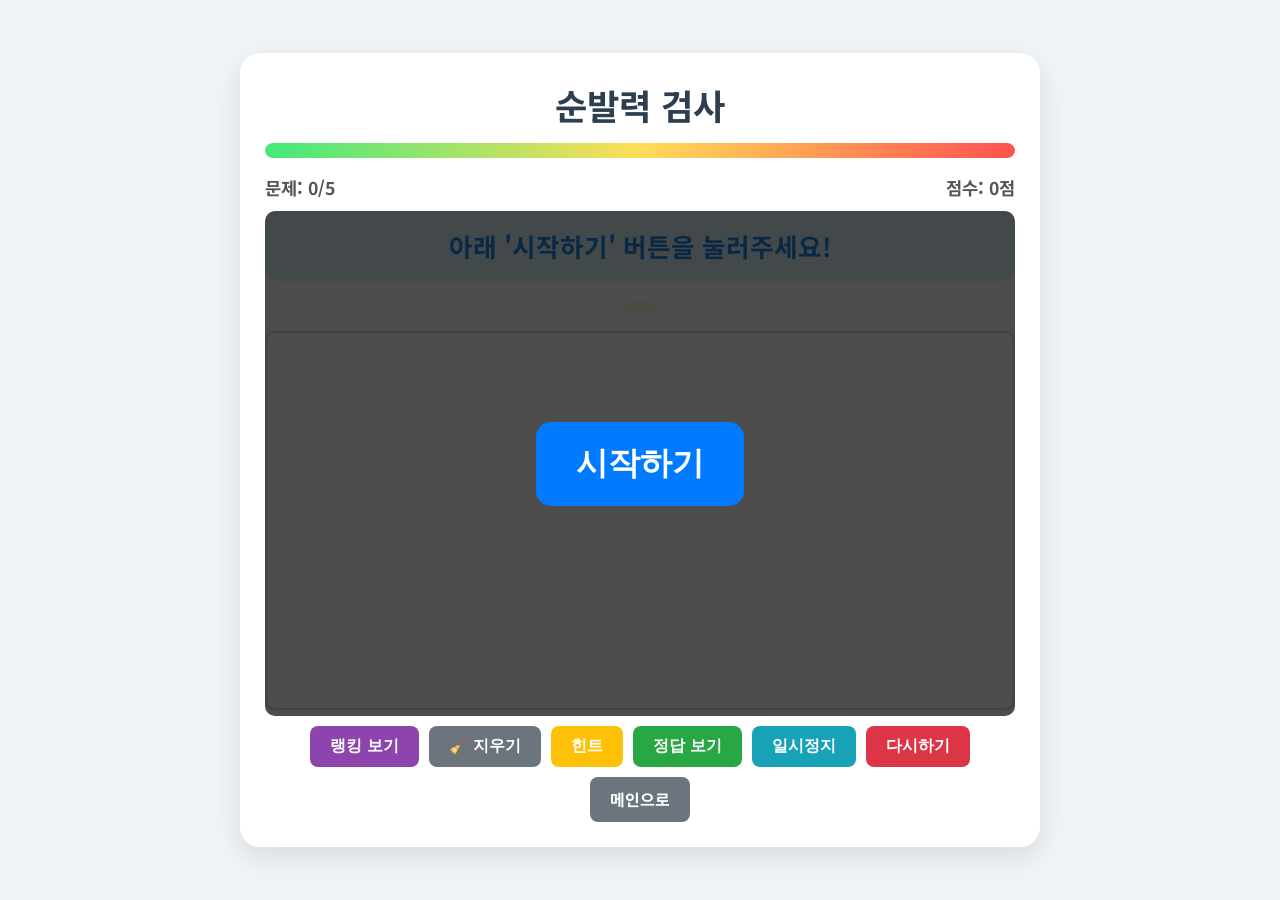
<file: nonsense.html>
<!DOCTYPE html>
<html lang="ko">
<head>
<meta charset="UTF-8">
<meta name="viewport" content="width=device-width, initial-scale=1.0">
<title>순발력 검사 · 테크커넥트 게임 이벤트</title>
<link rel="stylesheet" href="style.css">
<style>
@import url('https://fonts.googleapis.com/css2?family=Noto+Sans+KR:wght@400;700&display=swap');

* { padding: 0; margin: 0; box-sizing: border-box; }
html, body { height: 100%; width: 100%; }

body {
    font-family: 'Noto Sans KR', sans-serif;
    display: flex;
    justify-content: center;
    align-items: center;
    background: #f0f4f8;
    color: #333;
    padding: 10px;
    min-height: 100vh;
}

.game-container {
    width: 100%;
    max-width: 800px;
    min-height: 640px;
    max-height: 95vh;
    padding: clamp(15px, 3vw, 25px);
    background: white;
    border-radius: 20px;
    box-shadow: 0 10px 30px rgba(0, 0, 0, 0.1);
    text-align: center;
    display: flex;
    flex-direction: column;
    gap: 10px;
}

h1 { color: #2c3e50; flex-shrink: 0; font-size: clamp(1.5rem, 5vw, 2.2rem); }
.game-info-panel { flex-shrink: 0; }
.timer-bar { width: 100%; height: 15px; background-color: #e0e0e0; border-radius: 10px; overflow: hidden; }
.timer-progress { width: 100%; height: 100%; background: linear-gradient(90deg, #43e97b, #ffdd57, #ff5151); border-radius: 8px; transition: width 0.1s linear; }
.status-bar { display: flex; justify-content: space-between; margin-top: 8px; font-size: 1.1rem; font-weight: bold; color: #555; }

.game-area {
    flex-grow: 1;
    display: flex;
    flex-direction: column;
    min-height: 320px;
    position: relative;
    gap: 10px;
}

.quiz-area { background: #e3f2fd; padding: 15px; border-radius: 12px; flex-shrink: 0; }
#quiz-question { font-size: clamp(1.1rem, 4vw, 1.6rem); font-weight: 700; color: #1e88e5; word-break: keep-all; }
.hint-area { height: 30px; display: flex; align-items: center; justify-content: center; flex-shrink: 0; }
#hint-text { font-size: 1.2rem; font-weight: bold; color: #ff6f00; background-color: #fffbe2; padding: 5px 15px; border-radius: 20px; }
.drawing-area-wrapper { flex-grow: 1; min-height: 0; }
#drawing-canvas { width: 100%; height: 100%; border: 2px solid #ddd; border-radius: 10px; cursor: crosshair; touch-action: none; }

.game-controls { display: flex; justify-content: center; gap: 10px; flex-wrap: wrap; flex-shrink: 0; }
.game-controls button, .home-btn { padding: 10px 20px; font-size: 1rem; font-weight: bold; border: none; border-radius: 8px; cursor: pointer; transition: all 0.2s ease; text-decoration: none; color: white; }
.game-controls button:disabled { background-color: #ccc; cursor: not-allowed; }

.tool-btn { padding: 8px; font-size: 1.2rem; min-width: 45px; line-height: 1; background-color: #f0f0f0; color: #333; border: 2px solid #ccc; }
.tool-btn.active { background-color: #007bff; color: white; border-color: #0056b3; }

#hint-btn { background-color: #ffc107; }
#clear-btn { background-color: #6c757d; }
#answer-btn { background-color: #28a745; }
#pause-btn { background-color: #17a2b8; }
#restart-btn-main { background-color: #dc3545; }
.home-btn { background-color: #6c757d; }
#ranking-btn { background-color: #8e44ad; }

.overlay, .modal-overlay {
    position: absolute;
    top: 0; left: 0;
    width: 100%; height: 100%;
    background-color: rgba(0, 0, 0, 0.7);
    display: flex;
    justify-content: center;
    align-items: center;
    z-index: 1000;
    border-radius: 10px;
    opacity: 0;
    pointer-events: none;
    transition: opacity 0.3s;
}
.overlay.visible, .modal-overlay.visible { opacity: 1; pointer-events: all; }
.modal-overlay { position: fixed; border-radius: 0; }

#start-btn { padding: 20px 40px; font-size: 2rem; font-weight: bold; border: none; border-radius: 15px; cursor: pointer; color: white; background-color: #007bff; }

.modal-content { background: white; padding: 30px 40px; border-radius: 20px; text-align: center; max-width: 90%; }
.modal-content h2 { margin-bottom: 15px; color: #1e88e5; }
#modal-answer-text { font-size: 2.5rem; font-weight: bold; color: #d32f2f; margin-bottom: 20px; }

.ox-buttons { display: flex; gap: 20px; justify-content: center; }
.ox-btn { padding: 15px 30px; font-size: 1.5rem; border-radius: 10px; border: 2px solid; background: white; cursor: pointer; font-weight: bold; }
#correct-btn { border-color: #28a745; color: #28a745; }
#incorrect-btn { border-color: #dc3545; color: #dc3545; }

#result-title { font-size: 2rem; }
#final-score-text { font-size: 3rem; font-weight: bold; color: #d32f2f; margin: 20px 0; }
.result-buttons { display: flex; gap: 15px; justify-content: center; }
.result-buttons button { padding: 12px 25px; font-size: 1.1rem; font-weight: bold; border: none; border-radius: 8px; cursor: pointer; color: white; }
#show-ranking-btn { background-color: #ffc107; }
#restart-btn-modal { background-color: #007bff; }

/* ranking.js가 생성하는 팝업(#rankingModal, #nameModal)은 이 페이지의
   .modal-overlay 기본값(opacity:0)에 가려지지 않도록 별도 우선 규칙을 둡니다. */
#rankingModal, #nameModal { opacity: 1; pointer-events: auto; }
#rankingModal.hidden, #nameModal.hidden { display: none; }
</style>
</head>
<body>

<div class="game-container">
  <h1>순발력 검사</h1>

  <div class="game-info-panel">
    <div class="timer-bar"><div class="timer-progress" id="timer-progress"></div></div>
    <div class="status-bar">
      <div id="progress-display">문제: 0/5</div>
      <div id="score-display">점수: 0점</div>
    </div>
  </div>

  <div class="game-area" id="game-area">
    <div class="quiz-area"><div id="quiz-question"></div></div>
    <div class="hint-area"><div id="hint-text"></div></div>
    <div class="drawing-area-wrapper"><canvas id="drawing-canvas"></canvas></div>

    <div class="overlay" id="overlay"></div>

    <div class="modal-overlay" id="answer-modal">
      <div class="modal-content">
        <h2>정답은?</h2>
        <div id="modal-answer-text"></div>
        <div class="ox-buttons">
          <button id="correct-btn" class="ox-btn">⭕ 맞았어요</button>
          <button id="incorrect-btn" class="ox-btn">❌ 틀렸어요</button>
        </div>
      </div>
    </div>

    <div class="modal-overlay" id="result-modal">
      <div class="modal-content">
        <h2 id="result-title"></h2>
        <div id="final-score-text"></div>
        <div class="result-buttons">
          <button id="show-ranking-btn">랭킹 등록하기</button>
          <button id="restart-btn-modal">다시하기</button>
        </div>
      </div>
    </div>
  </div>

  <div class="game-controls">
    <button id="ranking-btn">랭킹 보기</button>
    <button id="clear-btn">🧹 지우기</button>
    <button id="hint-btn">힌트</button>
    <button id="answer-btn">정답 보기</button>
    <button id="pause-btn">일시정지</button>
    <button id="restart-btn-main">다시하기</button>
    <a href="index.html" class="home-btn">메인으로</a>
  </div>
</div>

<script src="ranking.js"></script>
<script>
document.addEventListener('DOMContentLoaded', () => {
    const questionEl = document.getElementById('quiz-question');
    const canvas = document.getElementById('drawing-canvas');
    const ctx = canvas.getContext('2d');
    const hintTextEl = document.getElementById('hint-text');
    const timerProgress = document.getElementById('timer-progress');
    const scoreDisplay = document.getElementById('score-display');
    const progressDisplay = document.getElementById('progress-display');

    const clearBtn = document.getElementById('clear-btn');
    const hintBtn = document.getElementById('hint-btn');
    const answerBtn = document.getElementById('answer-btn');
    const pauseBtn = document.getElementById('pause-btn');
    const restartBtnMain = document.getElementById('restart-btn-main');
    const rankingBtn = document.getElementById('ranking-btn');

    const overlay = document.getElementById('overlay');

    const answerModal = document.getElementById('answer-modal');
    const modalAnswerText = document.getElementById('modal-answer-text');
    const correctBtn = document.getElementById('correct-btn');
    const incorrectBtn = document.getElementById('incorrect-btn');

    const resultModal = document.getElementById('result-modal');
    const resultTitle = document.getElementById('result-title');
    const finalScoreText = document.getElementById('final-score-text');
    const showRankingBtn = document.getElementById('show-ranking-btn');
    const restartBtnModal = document.getElementById('restart-btn-modal');

    // ▼ 퀴즈 목록 — question/answer 문구를 자유롭게 추가·수정·삭제하세요.
    const fullQuizData = [
        { question: "타이타닉의 구명보트는 몇 명이 탈수 있을까?", answer: "9명" },
        { question: "초등학생이 가장 좋아하는 동네는?", answer: "방학동" },
        { question: "진짜 문제투성이인 것은?", answer: "시험지" },
        { question: "폭력배가 많은 나라?", answer: "칠레" },
        { question: "아무리 예뻐도 미녀라고 못하는 이사람은?", answer: "미남" },
        { question: "세상에서 가장 빠른 닭은?", answer: "후다닥" },
        { question: "못팔고도 돈 번 사람은?", answer: "철물점 주인" },
        { question: "많이 맞을수록 좋은 것은?", answer: "시험문제" },
        { question: "날마다 가슴에 흑심을 품고 있는 사람은?", answer: "연필" },
        { question: "도둑이 가장 싫어하는 아이스크림은?", answer: "누가바" },
        { question: "소가 가장 무서워하는 말은?", answer: "소피보러 간다" },
        { question: "한국에서 가장 급하게 만든 떡은?", answer: "헐레벌떡" },
        { question: "새 중에서 가장 빠른 새는?", answer: "눈깜작할 새" },
        { question: "미소의 반대말은?", answer: "당기소" },
        { question: "친구들과 술집에 가서 술값 안내려고 추는 춤은?", answer: "주춤주춤" },
        { question: "호주의 돈을 뭐라고 하는가?", answer: "호주머니" },
        { question: "텔레토비가 차린 안경점 이름은?", answer: "아이조아" },
        { question: "엉덩이가 뚱뚱한 사람은?", answer: "엉뚱한 사람" },
        { question: "소나타는 누가 탈까?", answer: "소" },
        { question: "처녀가 타서는 안 되는 차는?", answer: "아벨라" },
        { question: "여자만 먹는 음식은?", answer: "여탕" },
        { question: "여자만 갖은 권리는?", answer: "여권" },
        { question: "학생들이 싫어하는 피자는?", answer: "책 피자" },
        { question: "신이 화가 나면?", answer: "신발끈" },
        { question: "개가 사람을 가르친다를 4자로 줄이면?", answer: "개인지도" },
        { question: "공이 웃으면?", answer: "풋볼" },
        { question: "광부가 가장 많은 나라은?", answer: "케냐" },
        { question: "울다가 다시 웃는 사람을 다섯 글자로?", answer: "아까운사람" },
        { question: "세상에서 가장 쉬운 숫자는?", answer: "십구만" },
        { question: "세상에서 제일 뜨거운 과일은?", answer: "천도복숭아" },
        { question: "왕이 헤어질 때 하는 인사는?", answer: "바이킹" },
        { question: "동생과 형이 싸우는데 엄마가 동생 편만 드는 세상은?", answer: "형편없는 세상" },
        { question: "방금 화장실에서 나온 사람은?", answer: "일본사람" },
        { question: "정말 어렵게 지은 절 이름은?", answer: "우여곡절" },
        { question: "나무들이 나오는 드라마는?", answer: "수목드라마" },
        { question: "차도가 없는 나라는?", answer: "인도" },
        { question: "반성문을 영어로 하면?", answer: "글로벌" },
        { question: "베를린 음식을 먹으면 안 되는 이유?", answer: "독일 수도" },
        { question: "아마존에 살고있는 사람 이름은?", answer: "아마.존?" },
        { question: "땅은 어떻게 울까?", answer: "흙흙" },
        { question: "세상에서 가장 가난한 왕은?", answer: "최저임금" },
        { question: "영희는 오빠만 5명이다.첫째는 일남 둘째는 이남 셋째는 삼남 넷째는 사남,그렇다면 막내의 이름은?", answer: "영희" },
        { question: "갈매기가 좋아하는 룩은?", answer: "끼룩" },
        { question: "바나나가 웃으면?", answer: "바나나킥" },
        { question: "왕이넘어지면?", answer: "킹콩" },
        { question: "가장 무서운 전화는?", answer: "무선전화" },
        { question: "스님이 내리면서 하는 말은?", answer: "중도하차" },
        { question: "자동차를 발로 차려고 하면?", answer: "카놀라유" },
        { question: "마른 옷은 벗고,젖은 옷만 입는 것은?", answer: "빨랫줄" },
        { question: "수학책을 난로 위에 두면?", answer: "수학익힘책" },
        { question: "왕에게 공을 던질 때 하는 말은?", answer: "송구하옵니다" },
        { question: "치과의사가 가장 싫어하는 아파트는?", answer: "이편한세상" },
        { question: "깨뜨리고 칭찬받는 것은?", answer: "신기록" },
        { question: "남자 두명이 연애를 하면?", answer: "사내연애" },
        { question: "미국에 비가오면?", answer: "USB" },
        { question: "뱃사람들이 제일 싫어하는 가수는?", answer: "배철수" },
        { question: "새우가 출연하는 드라마는?", answer: "대하드라마" },
        { question: "스캔들 없이 사생활이 깨끗한 가수는?", answer: "노사연" },
        { question: "세상에서 가장 잘 자는 사람은?", answer: "이미자" },
        { question: "스님들이 절에 없으면?", answer: "부재중" },
        { question: "신경통 환자들이 제일 싫어하는 악기는?", answer: "비올라" },
        { question: "인수가 화를 내면?", answer: "인수분해" },
        { question: "자전거를 탈 줄 모르는 사람을 5글자로 말하면?", answer: "모타사이클" },
        { question: "청소년들이 타고 다니는 차는?", answer: "청소차" },
        { question: "팥이 목마를 때 콩에게 하는 말은?", answer: "콩나물" },
        { question: "해가 우는 곳은?", answer: "해운대" },
        { question: "신사가 하는 인사는?", answer: "신사임당" },
        { question: "세 사람만 탈 수 있는 차는?", answer: "인삼차" },
        { question: "먹고살기 위해 하는 내기는?", answer: "모내기" },
        { question: "아홉 명의 자식을 세글자로 말하면?", answer: "아이고" },
        { question: "사람들이 가장 좋아하는 영화는?", answer: "부귀영화" },
        { question: "노인들이 가장 좋아하는 목포는?", answer: "나이아가라 폭포" },
        { question: "동생이 형을 좋아하는 것은?", answer: "형광펜" },
        { question: "사람들을 다 일어나게 하는 숫자는?", answer: "다섯" },
        { question: "머리가 아플 때 얼마나 먹어야 할까?", answer: "두통" },
        { question: "고랑 개랑 부딪히면?", answer: "소개팅" },
        { question: "스님이 열 받을 때 먹는 음식은?", answer: "중화요리" },
        { question: "전주비빔밥보다 늦게 나온 비빔밥은?", answer: "이번주비빔밥" },
        { question: "꽃가게 주인이 가장 싫어하는 나라는?", answer: "시드니" },
        { question: "세상에서 가장 잔인한 비빔밥은?", answer: "산채비빔밥" },
        { question: "자가용의 반대말은?", answer: "커요" },
        { question: "똥싸고 나온 물고기는?", answer: "일본어" },
        { question: "김치와 케이크를 섞으면?", answer: "버려야 함" },
        { question: "사람이 사는 동안 가장 많이 하는 소리는?", answer: "숨소리" },
        { question: "세상에서 가장 야한 닭은?", answer: "홀딱" },
        { question: "가장 빨리 먹는 떡은?", answer: "헐레벌떡" },
        { question: "물고기 중에서 가장 학벌이 좋은 물고기는?", answer: "고등어" },
        { question: "바다에서 해도 되는 욕은?", answer: "해수욕" },
        { question: "전쟁에서 장군이 가장 받고 싶어 하는 복은?", answer: "항복" },
        { question: "창으로 찌를 때 하는 말은?", answer: "창피해" },
        { question: "이상한 사람들이 모여있는 곳은?", answer: "치과" },
        { question: "모든 소들이 밭에서 일하는데 놀고 있는 소는?", answer: "깜찍이 소다" },
        { question: "물 없는 곳에서도 할 수 있는 물놀이는?", answer: "사물놀이" },
        { question: "처음 만나는 소가 하는 말은?", answer: "반갑소" },
        { question: "형제가 싸울 때 동생 편만 드는 곳은?", answer: "형편없는 곳" },
        { question: "흑인이 시험을 보면?", answer: "검정고시" },
        { question: "정삼각형의 동생 이름은?", answer: "정삼각" },
        { question: "해와 달중 해만 전문적으로 취재하는 사람은?", answer: "해리포터" },
        { question: "산부인과 의사가 가장 싫어하는 말은?", answer: "무자식이 상팔자다" },
        { question: "60명이 정원인 잠수함에 남자 30명 여자 29명이 탑승했는데 갑자기 가라 앉은이유?", answer: "잠수함이니깐" },
        { question: "부산에서 가장 추운곳은?", answer: "영도" },
        { question: "펭귄이 다니는 중학교?", answer: "냉방중" },
        { question: "투수 김병헌 선수가 미국에서 던지는 공은?", answer: "해외직구" },
        { question: "“어른은 알겠다”를 다르게 표현하면?", answer: "에라 모르겠다" },
        { question: "신하가 왕에게 공을 던지면서 하는 말은?", answer: "송구하옵니다 전하" },
        { question: "자동차를 발로 차면 하는 말은?", answer: "카놀라유" },
        { question: "할아버지가 가장 좋아하는 돈은?", answer: "할머니" },
        { question: "한의사가 가장 싫어하는 말은?", answer: "밥이 보약이다" },
        { question: "털이 길게 자란 남자를 다른 말로?", answer: "모자란놈" },
        { question: "개리가 온천에 갔다를 네 글자로 표현하면?", answer: "스파게리" },
        { question: "절대로 놀라지 않는 연예인은?", answer: "태연" },
        { question: "바람이 귀엽게 부는 동네는?", answer: "분당" },
        { question: "소변과 대변중 먼저 나오는 것은?", answer: "급한 것" }
    ];

    const GAME_ID = 'nonsense_quiz';
    const TOTAL_ROUNDS = 5;
    const TIME_LIMIT = 30 * 1000;
    let quizSet = [], currentRound = 0, score = 0, currentQuiz = {};
    let timerId, isPaused = false, isGameActive = false, isDrawing = false;
    let timerStartTime, timeRemainingOnPause;


    function initGame() {
        isGameActive = false;
        isPaused = false;
        cancelAnimationFrame(timerId);

        overlay.classList.add('visible');
        overlay.innerHTML = '<div class="overlay-content"><button id="start-btn">시작하기</button></div>';
        document.getElementById('start-btn').addEventListener('click', startGame);

        questionEl.textContent = "아래 '시작하기' 버튼을 눌러주세요!";
        progressDisplay.textContent = `문제: 0/${TOTAL_ROUNDS}`;
        scoreDisplay.textContent = `점수: 0점`;
        timerProgress.style.transition = 'none';
        timerProgress.style.width = '100%';
        hintTextEl.textContent = '';
        clearCanvas();

        hintBtn.disabled = true;
        answerBtn.disabled = true;
        pauseBtn.disabled = true;
        rankingBtn.disabled = true;
        pauseBtn.textContent = '일시정지';
    }

    function startGame() {
        isGameActive = true;
        overlay.classList.remove('visible');

        const shuffled = [...fullQuizData].sort(() => 0.5 - Math.random());
        quizSet = shuffled.slice(0, TOTAL_ROUNDS);

        currentRound = 0;
        score = 0;
        resultModal.classList.remove('visible');
        answerModal.classList.remove('visible');
        updateScore();

        pauseBtn.disabled = false;
        rankingBtn.disabled = false;
        loadNextQuiz();
    }

    function loadNextQuiz() {
        if (currentRound >= TOTAL_ROUNDS) {
            endGame();
            return;
        }

        currentQuiz = quizSet[currentRound];
        currentRound++;

        questionEl.textContent = currentQuiz.question;
        progressDisplay.textContent = `문제: ${currentRound}/${TOTAL_ROUNDS}`;
        hintTextEl.textContent = '';
        hintBtn.disabled = false;
        answerBtn.disabled = false;
        clearCanvas();
        startTimer(TIME_LIMIT);
    }

    function startTimer(duration) {
        cancelAnimationFrame(timerId);
        timerStartTime = Date.now();

        function timerLoop() {
            if (isPaused) return;

            const elapsedTime = Date.now() - timerStartTime;
            const remainingTime = duration - elapsedTime;

            if (remainingTime <= 0) {
                timerProgress.style.width = '0%';
                showAnswer();
                return;
            }

            const widthPercent = (remainingTime / TIME_LIMIT) * 100;
            timerProgress.style.width = `${widthPercent}%`;

            timerId = requestAnimationFrame(timerLoop);
        }
        timerId = requestAnimationFrame(timerLoop);
    }

    function togglePause() {
        if (!isGameActive) return;
        isPaused = !isPaused;

        if (isPaused) {
            cancelAnimationFrame(timerId);
            const elapsedTime = Date.now() - timerStartTime;
            timeRemainingOnPause = (timeRemainingOnPause || TIME_LIMIT) - elapsedTime;
            pauseBtn.textContent = '계속하기';
        } else {
            startTimer(timeRemainingOnPause);
            pauseBtn.textContent = '일시정지';
        }
    }

    function showHint() {
        const answer = currentQuiz.answer;
        let hint = '힌트: ';
        for (let i = 0; i < answer.length; i++) {
            if (i === 0) hint += answer[i];
            else if (answer[i] === ' ') hint += ' ';
            else hint += 'O';
        }
        hintTextEl.textContent = hint;
        hintBtn.disabled = true;
    }

    function showAnswer() {
        cancelAnimationFrame(timerId);
        modalAnswerText.textContent = currentQuiz.answer;
        answerModal.classList.add('visible');
    }

    function handleAnswer(isCorrect) {
        if (isCorrect) { score += 20; updateScore(); }
        answerModal.classList.remove('visible');
        loadNextQuiz();
    }

    function updateScore() { scoreDisplay.textContent = `점수: ${score}점`; }

    function endGame() {
        isGameActive = false;
        pauseBtn.disabled = true;
        cancelAnimationFrame(timerId);
        resultTitle.textContent = score === 100 ? '🎉 완벽해요! 🎉' : '게임 종료!';
        finalScoreText.textContent = `${score}점`;
        resultModal.classList.add('visible');
    }

    function showAndRegisterRanking() {
        Ranking.promptNameAndSave(GAME_ID, "순발력 검사", score, `${score}점`, 'desc');
    }

    function setupPen() {
        ctx.globalCompositeOperation = 'source-over';
        ctx.lineWidth = 5;
    }

    function resizeCanvas() {
        const dpr = window.devicePixelRatio || 1;
        const rect = canvas.getBoundingClientRect();
        canvas.width = rect.width * dpr;
        canvas.height = rect.height * dpr;
        ctx.scale(dpr, dpr);
        ctx.lineCap = 'round';
        ctx.lineJoin = 'round';
        ctx.strokeStyle = '#000';
        setupPen();
    }
    function startDrawing(e) { if (isGameActive && !isPaused) { isDrawing = true; ctx.beginPath(); ctx.moveTo(e.offsetX, e.offsetY); } }
    function draw(e) { if (isDrawing) { ctx.lineTo(e.offsetX, e.offsetY); ctx.stroke(); } }
    function stopDrawing() { isDrawing = false; }
    function clearCanvas() { ctx.clearRect(0, 0, canvas.width, canvas.height); }

    rankingBtn.addEventListener('click', () => { Ranking.showModal(GAME_ID, "순발력 검사"); });

    clearBtn.addEventListener('click', clearCanvas);
    hintBtn.addEventListener('click', showHint);
    answerBtn.addEventListener('click', showAnswer);
    pauseBtn.addEventListener('click', togglePause);
    restartBtnMain.addEventListener('click', initGame);
    restartBtnModal.addEventListener('click', () => { resultModal.classList.remove('visible'); initGame(); });
    correctBtn.addEventListener('click', () => handleAnswer(true));
    incorrectBtn.addEventListener('click', () => handleAnswer(false));
    showRankingBtn.addEventListener('click', showAndRegisterRanking);

    canvas.addEventListener('mousedown', startDrawing);
    canvas.addEventListener('mousemove', draw);
    canvas.addEventListener('mouseup', stopDrawing);
    canvas.addEventListener('mouseout', stopDrawing);
    canvas.addEventListener('touchstart', (e) => { e.preventDefault(); startDrawing({ offsetX: e.touches[0].clientX - canvas.getBoundingClientRect().left, offsetY: e.touches[0].clientY - canvas.getBoundingClientRect().top }); });
    canvas.addEventListener('touchmove', (e) => { e.preventDefault(); draw({ offsetX: e.touches[0].clientX - canvas.getBoundingClientRect().left, offsetY: e.touches[0].clientY - canvas.getBoundingClientRect().top }); });
    canvas.addEventListener('touchend', stopDrawing);

    window.addEventListener('resize', resizeCanvas);
    resizeCanvas();
    initGame();
});
</script>

</body>
</html>
</file>
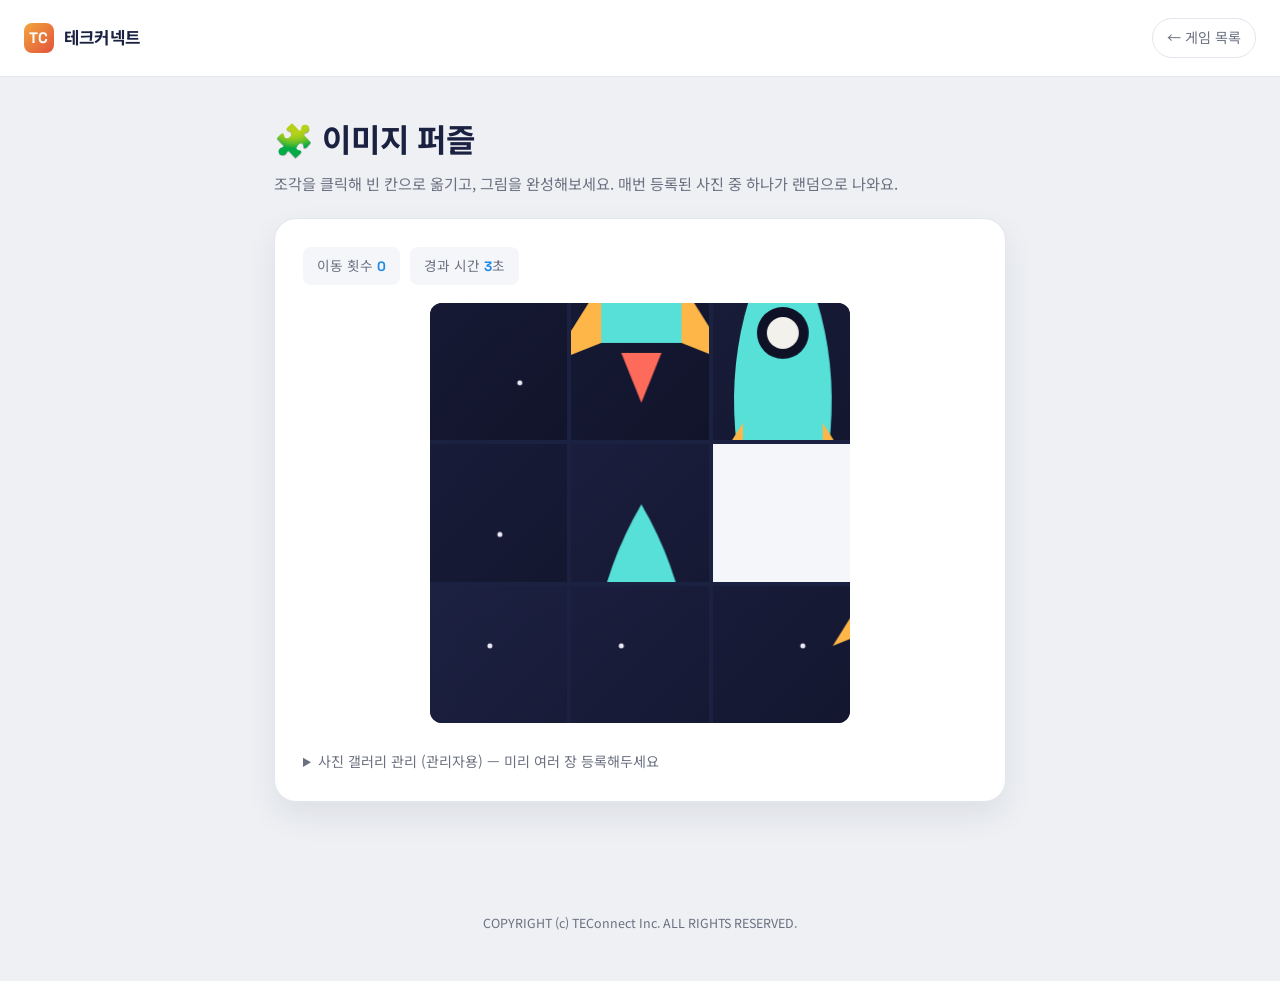
<file: puzzle.html>
<!DOCTYPE html>
<html lang="ko">
<head>
<meta charset="UTF-8">
<meta name="viewport" content="width=device-width, initial-scale=1.0">
<title>이미지 퍼즐 · 테크커넥트 게임 이벤트</title>
<link rel="stylesheet" href="style.css">
<style>
  #puzzleGrid{
    display:grid;
    grid-template-columns: repeat(3, 1fr);
    grid-template-rows: repeat(3, 1fr);
    gap: 4px;
    width: 100%;
    max-width: 420px;
    aspect-ratio: 1;
    margin: 0 auto;
    background: var(--ink);
    border-radius: 12px;
    overflow: hidden;
  }
  .tile{ background-repeat: no-repeat; cursor:pointer; transition: filter .15s ease; }
  .tile:hover{ filter: brightness(1.1); }
  .tile.blank{ background: var(--panel-2); cursor:default; }

  .gallery-grid{
    display:grid;
    grid-template-columns: repeat(auto-fill, minmax(72px, 1fr));
    gap: 8px;
    margin-top: 12px;
  }
  .gallery-thumb{
    position:relative;
    aspect-ratio:1;
    border-radius: 8px;
    overflow:hidden;
    border: 2px solid var(--line);
  }
  .gallery-thumb img{ width:100%; height:100%; object-fit:cover; display:block; }
  .gallery-thumb .del{
    position:absolute; top:2px; right:2px;
    width:20px; height:20px; border-radius:50%;
    background: rgba(0,0,0,0.6); color:#fff; border:none;
    font-size:0.7rem; cursor:pointer; line-height:20px; padding:0;
  }
</style>
</head>
<body>

<header class="topbar">
  <div class="brand"><span class="mark">TC</span> 테크커넥트</div>
  <a class="back" href="index.html">← 게임 목록</a>
</header>

<main class="game-shell">
  <div class="game-head">
    <h1>🧩 이미지 퍼즐</h1>
    <p>조각을 클릭해 빈 칸으로 옮기고, 그림을 완성해보세요. 매번 등록된 사진 중 하나가 랜덤으로 나와요.</p>
  </div>

  <div class="game-board">
    <div class="hud">
      <div class="stat">이동 횟수 <b id="moves">0</b></div>
      <div class="stat">경과 시간 <b id="timer">0</b>초</div>
    </div>

    <canvas id="srcCanvas" width="420" height="420" style="display:none;"></canvas>
    <div id="puzzleGrid"></div>

    <div id="toast" class="toast win">
      🎉 퍼즐 완성! <span id="resultText"></span>
      <div style="margin-top:12px;">
        <button class="btn btn-primary" onclick="init()">다시하기 (새 사진)</button>
      </div>
    </div>

    <details id="galleryPanel" style="margin-top:28px; text-align:left;">
      <summary style="cursor:pointer; color:var(--text-dim); font-size:0.88rem;">사진 갤러리 관리 (관리자용) — 미리 여러 장 등록해두세요</summary>
      <div style="margin-top:14px;">
        <label class="btn btn-primary" style="cursor:pointer; display:inline-flex;">
          📷 사진 추가하기 (여러 장 선택 가능)
          <input type="file" id="galleryInput" accept="image/*" multiple style="display:none;">
        </label>
        <button class="btn btn-ghost" onclick="clearGallery()">갤러리 전체 삭제</button>
        <div style="margin-top:10px; font-size:0.85rem; color:var(--text-dim);">등록된 사진 <b id="galleryCount" style="color:var(--cyan);">0</b>장 (기본 이미지 3종 포함, 총 <span id="poolCount">3</span>종 중 랜덤)</div>
        <div class="gallery-grid" id="galleryGrid"></div>
      </div>
    </details>
  </div>
</main>

<footer class="site-footer">COPYRIGHT (c) TEConnect Inc. ALL RIGHTS RESERVED.</footer>

<script>
const SIZE = 3;
let tiles = [], moves = 0, seconds = 0, timerId, imgURL;
const GALLERY_KEY = 'tc_puzzle_gallery';

/* ---------- 기본 내장 이미지 3종 ---------- */
function paintRocket(ctx){
  const g = ctx.createLinearGradient(0,0,420,420);
  g.addColorStop(0, '#1D2142'); g.addColorStop(1, '#0F1226');
  ctx.fillStyle = g; ctx.fillRect(0,0,420,420);
  ctx.fillStyle = '#57E0D8';
  ctx.beginPath();
  ctx.moveTo(210, 60);
  ctx.quadraticCurveTo(280, 180, 250, 320);
  ctx.lineTo(170, 320);
  ctx.quadraticCurveTo(140, 180, 210, 60);
  ctx.fill();
  ctx.fillStyle = '#FFB648';
  ctx.beginPath(); ctx.moveTo(170,260); ctx.lineTo(120,340); ctx.lineTo(170,320); ctx.fill();
  ctx.beginPath(); ctx.moveTo(250,260); ctx.lineTo(300,340); ctx.lineTo(250,320); ctx.fill();
  ctx.fillStyle = '#FF6B5B';
  ctx.beginPath(); ctx.moveTo(190,330); ctx.lineTo(210,380); ctx.lineTo(230,330); ctx.fill();
  ctx.fillStyle = '#0F1226';
  ctx.beginPath(); ctx.arc(210,170,26,0,Math.PI*2); ctx.fill();
  ctx.fillStyle = '#F3F1EC';
  ctx.beginPath(); ctx.arc(210,170,16,0,Math.PI*2); ctx.fill();
  ctx.fillStyle = '#ECEAF8';
  for(const [x,y] of [[60,60],[350,90],[90,340],[340,300],[50,200],[370,220]]){
    ctx.beginPath(); ctx.arc(x,y,2.5,0,Math.PI*2); ctx.fill();
  }
}
function paintBalloons(ctx){
  const g = ctx.createLinearGradient(0,0,0,420);
  g.addColorStop(0, '#FBE9CC'); g.addColorStop(1, '#F3A63B');
  ctx.fillStyle = g; ctx.fillRect(0,0,420,420);
  const balloons = [[130,150,'#E1523D'],[230,110,'#2E7D6B'],[300,190,'#1B2140'],[170,230,'#F5F1E6']];
  balloons.forEach(([x,y,color])=>{
    ctx.fillStyle = color;
    ctx.beginPath(); ctx.ellipse(x,y,45,55,0,0,Math.PI*2); ctx.fill();
    ctx.strokeStyle = color; ctx.lineWidth = 2;
    ctx.beginPath(); ctx.moveTo(x, y+55); ctx.lineTo(x, y+150); ctx.stroke();
  });
}
function paintPattern(ctx){
  ctx.fillStyle = '#1B2140'; ctx.fillRect(0,0,420,420);
  const colors = ['#57E0D8','#FFB648','#FF6B5B','#F5F1E6','#2E7D6B'];
  let i = 0;
  for(let y=30; y<420; y+=70){
    for(let x=30; x<420; x+=70){
      ctx.fillStyle = colors[i % colors.length];
      ctx.beginPath(); ctx.arc(x,y,22,0,Math.PI*2); ctx.fill();
      i++;
    }
  }
}
const BUILTIN_PRESETS = [
  { name: '로켓', paint: paintRocket },
  { name: '풍선', paint: paintBalloons },
  { name: '패턴', paint: paintPattern },
];

function loadGallery(){
  try{ return JSON.parse(localStorage.getItem(GALLERY_KEY)) || []; }
  catch(e){ return []; }
}
function saveGallery(list){
  localStorage.setItem(GALLERY_KEY, JSON.stringify(list));
}

function resizeToDataURL(img, maxSize){
  const scale = Math.min(1, maxSize / Math.max(img.width, img.height));
  const w = Math.round(img.width*scale), h = Math.round(img.height*scale);
  const c = document.createElement('canvas'); c.width = w; c.height = h;
  c.getContext('2d').drawImage(img, 0, 0, w, h);
  return c.toDataURL('image/jpeg', 0.82);
}

document.getElementById('galleryInput').addEventListener('change', (e)=>{
  const files = Array.from(e.target.files || []);
  if(!files.length) return;
  let remaining = files.length;
  const gallery = loadGallery();
  files.forEach(file=>{
    const reader = new FileReader();
    reader.onload = (ev)=>{
      const img = new Image();
      img.onload = ()=>{
        gallery.push({ id: Date.now()+Math.random(), dataURL: resizeToDataURL(img, 700) });
        remaining--;
        if(remaining === 0){ saveGallery(gallery); renderGalleryPanel(); }
      };
      img.src = ev.target.result;
    };
    reader.readAsDataURL(file);
  });
  e.target.value = '';
});

function removeFromGallery(id){
  const gallery = loadGallery().filter(g => g.id !== id);
  saveGallery(gallery);
  renderGalleryPanel();
}
function clearGallery(){
  if(!confirm('갤러리에 등록된 사진을 전부 삭제할까요?')) return;
  saveGallery([]);
  renderGalleryPanel();
}
function renderGalleryPanel(){
  const gallery = loadGallery();
  document.getElementById('galleryCount').textContent = gallery.length;
  document.getElementById('poolCount').textContent = gallery.length + BUILTIN_PRESETS.length;
  const grid = document.getElementById('galleryGrid');
  grid.innerHTML = '';
  gallery.forEach(g=>{
    const div = document.createElement('div');
    div.className = 'gallery-thumb';
    div.innerHTML = `<img src="${g.dataURL}"><button class="del" onclick="removeFromGallery(${JSON.stringify(g.id)})">×</button>`;
    grid.appendChild(div);
  });
}

function drawCoverFit(ctx, img, size){
  ctx.clearRect(0,0,size,size);
  const scale = Math.max(size/img.width, size/img.height);
  const w = img.width*scale, h = img.height*scale;
  ctx.drawImage(img, (size-w)/2, (size-h)/2, w, h);
}

function pickSourceImage(callback){
  const gallery = loadGallery();
  const poolSize = gallery.length + BUILTIN_PRESETS.length;
  const pick = Math.floor(Math.random()*poolSize);
  const c = document.getElementById('srcCanvas');
  const ctx = c.getContext('2d');

  if(pick < gallery.length){
    const img = new Image();
    img.onload = ()=>{ drawCoverFit(ctx, img, 420); callback(c.toDataURL()); };
    img.src = gallery[pick].dataURL;
  } else {
    const preset = BUILTIN_PRESETS[pick - gallery.length];
    preset.paint(ctx);
    callback(c.toDataURL());
  }
}

function shuffleSolvable(){
  let arr;
  do{
    arr = [...Array(SIZE*SIZE).keys()];
    for(let i=arr.length-1;i>0;i--){
      const j = Math.floor(Math.random()*(i+1));
      [arr[i],arr[j]] = [arr[j],arr[i]];
    }
  } while(!isSolvable(arr) || isSolved(arr));
  return arr;
}
function isSolvable(arr){
  const flat = arr.filter(v=>v!==8);
  let inv = 0;
  for(let i=0;i<flat.length;i++) for(let j=i+1;j<flat.length;j++) if(flat[i]>flat[j]) inv++;
  return inv % 2 === 0;
}
function isSolved(arr){ return arr.every((v,i)=>v===i); }

function render(){
  const grid = document.getElementById('puzzleGrid');
  grid.innerHTML = '';
  const tileSize = 420/SIZE;
  tiles.forEach((val, idx)=>{
    const div = document.createElement('div');
    if(val === 8){ div.className = 'tile blank'; }
    else {
      div.className = 'tile';
      const sx = (val % SIZE) * tileSize;
      const sy = Math.floor(val / SIZE) * tileSize;
      div.style.backgroundImage = `url(${imgURL})`;
      div.style.backgroundSize = `420px 420px`;
      div.style.backgroundPosition = `-${sx}px -${sy}px`;
    }
    div.addEventListener('click', ()=>tryMove(idx));
    grid.appendChild(div);
  });
}

function tryMove(idx){
  const blankIdx = tiles.indexOf(8);
  const r1 = Math.floor(idx/SIZE), c1 = idx%SIZE;
  const r2 = Math.floor(blankIdx/SIZE), c2 = blankIdx%SIZE;
  if((Math.abs(r1-r2)+Math.abs(c1-c2)) !== 1) return;
  [tiles[idx], tiles[blankIdx]] = [tiles[blankIdx], tiles[idx]];
  moves++;
  document.getElementById('moves').textContent = moves;
  render();
  if(isSolved(tiles)) finish();
}

function finish(){
  clearInterval(timerId);
  document.getElementById('resultText').textContent = `${moves}번 이동, ${seconds}초 만에 완성했습니다.`;
  document.getElementById('toast').classList.add('show');
}

function init(){
  moves = 0; seconds = 0;
  document.getElementById('moves').textContent = 0;
  document.getElementById('timer').textContent = 0;
  document.getElementById('toast').classList.remove('show');
  clearInterval(timerId);

  pickSourceImage((dataURL)=>{
    imgURL = dataURL;
    tiles = shuffleSolvable();
    timerId = setInterval(()=>{ seconds++; document.getElementById('timer').textContent = seconds; }, 1000);
    render();
  });
}

renderGalleryPanel();
init();
</script>

</body>
</html>
</file>
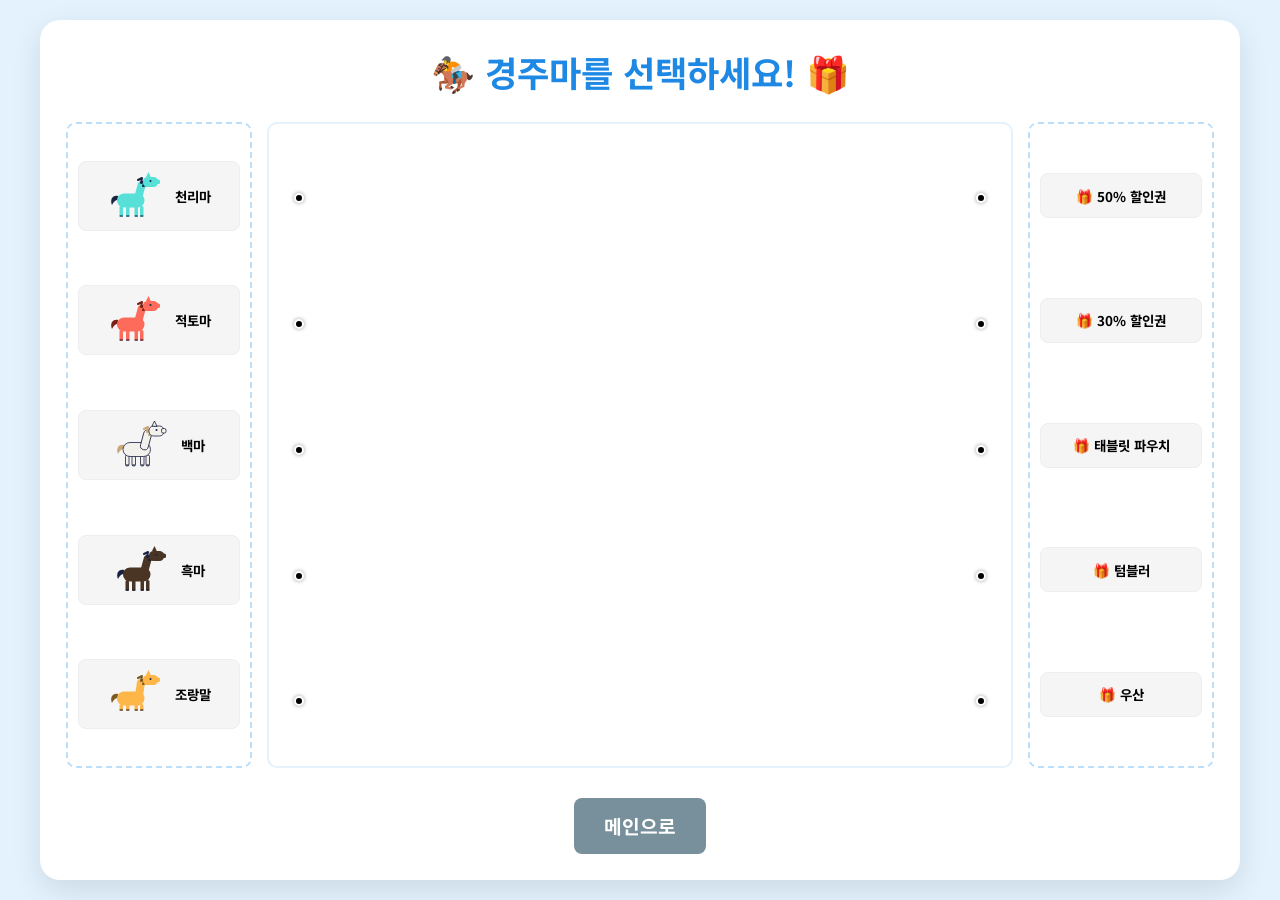
<file: race.html>
<!DOCTYPE html>
<html lang="ko">
<head>
<meta charset="UTF-8">
<meta name="viewport" content="width=device-width, initial-scale=1.0">
<title>경주마 사다리타기 게임 · 테크커넥트 게임 이벤트</title>
<style>
@import url('https://fonts.googleapis.com/css2?family=Noto+Sans+KR:wght@400;700&display=swap');

html { height: 100%; }
* { box-sizing: border-box; }

body {
    min-height: 100%;
    height: auto;
    margin: 0;
    font-family: 'Noto Sans KR', sans-serif;
    display: flex;
    justify-content: center;
    align-items: flex-start;
    background-color: #e3f2fd;
    padding: 20px;
}

.game-container {
    width: 100%;
    max-width: 1200px;
    display: grid;
    grid-template-rows: auto 1fr auto;
    height: calc(100vh - 40px);
    max-height: 900px;
    text-align: center;
    background: white;
    padding: clamp(15px, 2vw, 30px);
    border-radius: 20px;
    box-shadow: 0 10px 30px rgba(0, 0, 0, 0.1);
}

h1 { color: #1e88e5; margin: 0 0 15px; font-size: clamp(1.5rem, 4vw, 2.2rem); }

.race-wrapper {
    display: grid;
    grid-template-columns: 1.5fr 6fr 1.5fr;
    gap: 15px;
    min-height: 0;
    margin: 10px 0;
}

.lane {
    display: flex;
    flex-direction: column;
    justify-content: space-around;
    border: 2px dashed #bbdefb;
    border-radius: 10px;
    padding: 10px;
}

.race-track { position: relative; background-color: #ffffff; border-radius: 10px; border: 2px solid #e3f2fd; }
#path-svg { position: absolute; top: 0; left: 0; width: 100%; height: 100%; }

.horse, .prize {
    display: flex;
    align-items: center;
    justify-content: center;
    padding: 4px;
    background: #f5f5f5;
    border: 1px solid #eee;
    border-radius: 8px;
    font-weight: bold;
    min-height: 45px;
    font-size: clamp(0.6rem, 1.5vh, 0.9rem);
}
.horse { cursor: pointer; transition: transform 0.2s, background-color 0.2s; }
.horse:hover { transform: scale(1.05); background-color: #e3f2fd; border-color: #42a5f5; }
.horse.disabled { pointer-events: none; opacity: 0.6; }

.horse-icon-img, .horse-icon-emoji {
    width: 60px; height: 60px; margin-right: 8px; object-fit: contain;
    display: flex; align-items: center; justify-content: center; font-size: 2rem; flex-shrink: 0;
}

.track-point {
    position: absolute; width: 10px; height: 10px; background-color: #000000;
    border-radius: 50%; border: 2px solid white; box-shadow: 0 0 4px rgba(0,0,0,0.4);
    transform: translate(-50%, -50%); z-index: 5;
}

.horse-runner {
    position: absolute;
    background-repeat: no-repeat;
    background-size: 640px 80px;
    visibility: hidden;
    offset-path: none;
    offset-distance: 0%;
    offset-rotate: 0deg;
    offset-anchor: center;
}

#path-svg path { stroke: transparent; stroke-width: 5; fill: none; }

@keyframes run-on-path { to { offset-distance: 100%; } }
@keyframes run-sprite { from { background-position: 0 0; } to { background-position: -640px 0; } }

.controls { margin-top: 20px; display: flex; justify-content: center; gap: 15px; flex-wrap: wrap; position: relative; }
#reset-button, .home-btn {
    padding: clamp(10px, 2vh, 14px) clamp(20px, 3vw, 30px);
    font-size: clamp(1rem, 2.5vh, 1.2rem);
    font-weight: bold; border: none; border-radius: 8px; cursor: pointer;
    background-color: #42a5f5; color: white; transition: background-color 0.2s; text-decoration: none;
}
#reset-button:hover, .home-btn:hover { background-color: #1e88e5; }
.home-btn { background-color: #78909c; }
.home-btn:hover { background-color: #546e7a; }

.modal-overlay {
    position: fixed; top: 0; left: 0; width: 100%; height: 100%;
    background: rgba(0,0,0,0.6); display: flex; justify-content: center; align-items: center; z-index: 100;
}
.modal-content { background: white; padding: 30px 40px; border-radius: 15px; text-align: center; animation: modal-pop 0.3s ease-out; }
@keyframes modal-pop { from { transform: scale(0.8); opacity: 0; } to { transform: scale(1); opacity: 1; } }
#modal-close-button { margin-top: 20px; padding: 10px 20px; font-size: 1em; font-weight: bold; border: none; border-radius: 8px; cursor: pointer; background-color: #42a5f5; color: white; }
.hidden { display: none; }

@media (max-width: 768px) {
    .race-wrapper { grid-template-columns: 1.5fr 4fr 1.5fr; gap: 10px; }
    .horse, .prize { flex-direction: column; text-align: center; }
    .horse-icon-img, .horse-icon-emoji { margin-right: 0; margin-bottom: 4px; }
}

#full-reset-button {
    padding: clamp(10px, 2vh, 14px) clamp(20px, 3vw, 30px);
    font-size: clamp(1rem, 2.5vh, 1.2rem);
    font-weight: bold; border: none; border-radius: 8px; cursor: pointer;
    background-color: #ff7043; color: white; transition: background-color 0.2s; text-decoration: none;
}
#full-reset-button:hover { background-color: #f4511e; }
</style>
</head>
<body>

<div class="game-container">
  <h1>🏇 경주마를 선택하세요! 🎁</h1>

  <div class="race-wrapper">
    <div id="start-lane" class="lane"></div>
    <div class="race-track">
      <svg id="path-svg"></svg>
    </div>
    <div id="finish-lane" class="lane"></div>
  </div>

  <div class="controls">
    <button id="reset-button" class="hidden">다시하기</button>
    <button id="full-reset-button" class="hidden">초기화</button>
    <a href="index.html" class="home-btn">메인으로</a>
  </div>
</div>

<div id="result-modal" class="modal-overlay hidden">
  <div class="modal-content">
    <h2 id="modal-title">🎉 축하합니다! 🎉</h2>
    <p id="modal-text"></p>
    <button id="modal-close-button">확인</button>
  </div>
</div>

<script>
document.addEventListener('DOMContentLoaded', () => {
    const startLane = document.getElementById('start-lane');
    const finishLane = document.getElementById('finish-lane');
    const raceTrack = document.querySelector('.race-track');
    const pathSvg = document.getElementById('path-svg');
    const resultModal = document.getElementById('result-modal');
    const modalText = document.getElementById('modal-text');
    const modalCloseButton = document.getElementById('modal-close-button');

    const resetButton = document.getElementById('reset-button');
    const fullResetButton = document.getElementById('full-reset-button');

    modalCloseButton.addEventListener('click', () => resultModal.classList.add('hidden'));

    resetButton.addEventListener('click', () => {
        resultModal.classList.add('hidden');
        resetRaceLayout();
    });

    fullResetButton.addEventListener('click', () => {
        resultModal.classList.add('hidden');
        fullResetGame();
    });

    const SPRITE_FRAMES = 8;
    const FRAME_WIDTH = 80;
    const FRAME_HEIGHT = 80;
    const RACE_DURATION = 6;

    // ▼ 경주마 목록 — name과 색상만 바꿔도 됩니다. 실제 이미지 파일 없이 SVG로 그린 말 그림을 씁니다.
    const horseData = [
        { name: '천리마', body: '#57E0D8', mane: '#1B2140', outline: null,      stubby: false },
        { name: '적토마', body: '#FF6B5B', mane: '#7A1F14', outline: null,      stubby: false },
        { name: '백마',   body: '#F3F1EC', mane: '#C9A876', outline: '#1B2140', stubby: false },
        { name: '흑마',   body: '#4A3423', mane: '#1B2140', outline: null,      stubby: false },
        { name: '조랑말', body: '#FFB648', mane: '#7A5A22', outline: null,      stubby: true  },
    ];

    function horseSVG(h){
        const legH = h.stubby ? 14 : 22;
        const neckRot = h.stubby ? 8 : 15;
        const strokeAttr = h.outline ? `stroke="${h.outline}" stroke-width="1.6"` : '';
        return `<svg viewBox="0 0 120 100" width="100%" height="100%" preserveAspectRatio="xMidYMid meet">
            <path d="M22,50 C10,48 6,58 10,68 C13,62 16,58 22,58 Z" fill="${h.mane}"/>
            <rect x="25" y="70" width="7" height="${legH}" rx="3" fill="${h.body}" ${strokeAttr}/>
            <rect x="38" y="70" width="7" height="${legH}" rx="3" fill="${h.body}" ${strokeAttr}/>
            <rect x="55" y="70" width="7" height="${legH}" rx="3" fill="${h.body}" ${strokeAttr}/>
            <rect x="66" y="70" width="7" height="${legH}" rx="3" fill="${h.body}" ${strokeAttr}/>
            <rect x="25" y="${70+legH-4}" width="7" height="4" rx="1.5" fill="#1B2140" opacity="0.55"/>
            <rect x="38" y="${70+legH-4}" width="7" height="4" rx="1.5" fill="#1B2140" opacity="0.55"/>
            <rect x="55" y="${70+legH-4}" width="7" height="4" rx="1.5" fill="#1B2140" opacity="0.55"/>
            <rect x="66" y="${70+legH-4}" width="7" height="4" rx="1.5" fill="#1B2140" opacity="0.55"/>
            <rect x="20" y="45" width="55" height="28" rx="14" fill="${h.body}" ${strokeAttr}/>
            <rect x="58" y="20" width="16" height="40" rx="8" transform="rotate(${neckRot} 66 40)" fill="${h.body}" ${strokeAttr}/>
            <path d="M62,18 L70,14 L68,24 L76,20 L72,30 L80,28" stroke="${h.mane}" stroke-width="4" fill="none" stroke-linecap="round" stroke-linejoin="round"/>
            <rect x="72" y="12" width="30" height="20" rx="9" fill="${h.body}" ${strokeAttr}/>
            <polygon points="78,12 83,2 88,13" fill="${h.body}" ${strokeAttr}/>
            <rect x="97" y="17" width="9" height="9" rx="3" fill="${h.body}" ${strokeAttr}/>
            <circle cx="87" cy="20" r="2" fill="#1B2140"/>
        </svg>`;
    }

    // ▼ 경품 목록 — name(경품명)과 initialCount(수량)만 바꾸면 됩니다.
    let prizeData = [
        { name: '50% 할인권',   initialCount: 3,   currentCount: 3 },
        { name: '30% 할인권',   initialCount: 3,   currentCount: 3 },
        { name: '태블릿 파우치', initialCount: 200, currentCount: 200 },
        { name: '텀블러',       initialCount: 40,  currentCount: 40 },
        { name: '우산',         initialCount: 10,  currentCount: 10 }
    ];

    let gameInProgress = false;

    function resetRaceLayout() {
        gameInProgress = false;
        startLane.innerHTML = '';
        finishLane.innerHTML = '';
        pathSvg.innerHTML = '';

        raceTrack.querySelectorAll('.horse-runner, .track-point').forEach(el => el.remove());

        resetButton.classList.add('hidden');
        fullResetButton.classList.add('hidden');

        horseData.forEach((horse, index) => {
            const horseEl = document.createElement('div');
            horseEl.className = 'horse';
            horseEl.dataset.index = index;
            horseEl.innerHTML = `<div class="horse-icon-emoji">${horseSVG(horse)}</div><span>${horse.name}</span>`;
            horseEl.addEventListener('click', startRace);
            startLane.appendChild(horseEl);
        });

        prizeData.forEach(prize => {
            const prizeEl = document.createElement('div');
            prizeEl.className = 'prize';
            prizeEl.innerHTML = `<span>🎁 ${prize.name}</span>`;
            finishLane.appendChild(prizeEl);
        });

        setTimeout(createTrackPoints, 0);
    }

    function fullResetGame() {
        prizeData.forEach(prize => { prize.currentCount = prize.initialCount; });
        resetRaceLayout();
    }

    function createTrackPoints() {
        const trackRect = raceTrack.getBoundingClientRect();
        const trackWidth = raceTrack.clientWidth;
        const horizontalOffset = 30;

        const horseElements = startLane.querySelectorAll('.horse');
        horseElements.forEach((horseEl, i) => {
            const horseRect = horseEl.getBoundingClientRect();
            const yPos = (horseRect.top - trackRect.top) + (horseRect.height / 2);
            const startPoint = document.createElement('div');
            startPoint.className = 'track-point start-point';
            startPoint.style.left = `${horizontalOffset}px`;
            startPoint.style.top = `${yPos}px`;
            startPoint.dataset.index = i;
            raceTrack.appendChild(startPoint);
        });

        const prizeElements = finishLane.querySelectorAll('.prize');
        prizeElements.forEach((prizeEl, i) => {
            const prizeRect = prizeEl.getBoundingClientRect();
            const yPos = (prizeRect.top - trackRect.top) + (prizeRect.height / 2);
            const endPoint = document.createElement('div');
            endPoint.className = 'track-point end-point';
            endPoint.style.left = `${trackWidth - horizontalOffset}px`;
            endPoint.style.top = `${yPos}px`;
            endPoint.dataset.index = i;
            raceTrack.appendChild(endPoint);
        });
    }

    function determinePrize() {
        const availablePrizes = prizeData.filter(prize => prize.currentCount > 0);
        if (availablePrizes.length === 0) return -1;

        const totalAvailableCount = availablePrizes.reduce((sum, prize) => sum + prize.currentCount, 0);
        let randomNum = Math.random() * totalAvailableCount;

        for (let i = 0; i < availablePrizes.length; i++) {
            if (randomNum < availablePrizes[i].currentCount) {
                availablePrizes[i].currentCount--;
                return prizeData.findIndex(p => p.name === availablePrizes[i].name);
            }
            randomNum -= availablePrizes[i].currentCount;
        }

        const lastPrizeIndex = prizeData.findIndex(p => p.name === availablePrizes[availablePrizes.length - 1].name);
        if (lastPrizeIndex !== -1) prizeData[lastPrizeIndex].currentCount--;
        return lastPrizeIndex;
    }

    function startRace(event) {
        if (gameInProgress) return;
        gameInProgress = true;

        document.querySelectorAll('.horse').forEach(h => h.classList.add('disabled'));

        const selectedHorseIndex = parseInt(event.currentTarget.dataset.index, 10);
        const destinationPrizeIndex = determinePrize();
        const selectedHorseData = horseData[selectedHorseIndex];

        const startPoint = raceTrack.querySelector(`.start-point[data-index='${selectedHorseIndex}']`);
        const endPoint = raceTrack.querySelector(`.end-point[data-index='${destinationPrizeIndex}']`);

        const path = createPath(startPoint, endPoint);
        pathSvg.appendChild(path);

        const runner = document.createElement('div');
        runner.className = 'horse-runner';

        const horseImg = new Image();
        horseImg.src = selectedHorseData.sprite;

        horseImg.onload = () => {
            runner.style.backgroundImage = `url(${selectedHorseData.sprite})`;
            runner.style.animation = `run-on-path ${RACE_DURATION}s ease-in-out forwards, run-sprite 0.8s steps(${SPRITE_FRAMES}) infinite`;
        };
        horseImg.onerror = () => {
            runner.innerHTML = horseSVG(selectedHorseData);
            runner.style.display = 'flex';
            runner.style.justifyContent = 'center';
            runner.style.alignItems = 'center';
            runner.style.animation = `run-on-path ${RACE_DURATION}s ease-in-out forwards`;
        };

        runner.style.width = `${FRAME_WIDTH}px`;
        runner.style.height = `${FRAME_HEIGHT}px`;
        runner.style.visibility = 'visible';
        runner.style.offsetPath = `path('${path.getAttribute('d')}')`;
        raceTrack.appendChild(runner);

        setTimeout(() => {
            if (runner) runner.style.animationPlayState = 'paused';
            const prizeName = destinationPrizeIndex !== -1 ? prizeData[destinationPrizeIndex].name : undefined;
            showResult(prizeName);
        }, RACE_DURATION * 1000);
    }

    function createPath(startPointEl, endPointEl) {
        const trackRect = raceTrack.getBoundingClientRect();
        const startRect = startPointEl.getBoundingClientRect();
        const endRect = endPointEl.getBoundingClientRect();

        const startX = startRect.left - trackRect.left + startRect.width / 2;
        const startY = startRect.top - trackRect.top + startRect.height / 2;
        const endX = endRect.left - trackRect.left + endRect.width / 2;
        const endY = endRect.top - trackRect.top + endRect.height / 2;

        const midX1 = startX + (endX - startX) * 0.25;
        const midX2 = startX + (endX - startX) * 0.75;
        const midY1 = startY + (endY - startY) * (0.3 + Math.random() * 0.4);

        const pathD = `M ${startX},${startY} C ${midX1},${startY} ${midX1},${midY1} ${(startX + endX)/2},${midY1} S ${midX2},${endY} ${endX},${endY}`;

        const path = document.createElementNS('http://www.w3.org/2000/svg', 'path');
        path.setAttribute('d', pathD);
        return path;
    }

    function showResult(prizeName) {
        if (prizeName === undefined) {
            modalText.textContent = `아쉽게도 모든 경품이 소진되었습니다. 다음에 다시 시도해주세요!`;
        } else {
            modalText.textContent = `🎉 축하합니다! [${prizeName}]을(를) 획득하셨습니다!`;
        }
        resultModal.classList.remove('hidden');
        resetButton.classList.remove('hidden');
        fullResetButton.classList.remove('hidden');
    }

    fullResetGame();
});
</script>

</body>
</html>
</file>
<file: style.css>
/* ===========================================================
   TEConnect Game Event — shared design system
   Palette: light/bright base (matches main hub page), amber + blue accent
   =========================================================== */

@import url('https://fonts.googleapis.com/css2?family=Space+Grotesk:wght@500;700&family=Noto+Sans+KR:wght@400;500;700;900&display=swap');

:root{
  --bg:         #EEF0F4;
  --ink:        #1B2140;
  --panel:      #FFFFFF;
  --panel-2:    #F5F6FA;
  --line:       #E4E6EF;
  --paper:      #FFFFFF;
  --amber:      #F3A63B;
  --amber-dim:  #C97F1E;
  --cyan:       #1E88E5;
  --cyan-dim:   #E3F2FD;
  --coral:      #E1523D;
  --text:       #22263B;
  --text-dim:   #6B7080;

  --radius-lg: 22px;
  --radius-md: 14px;
  --radius-sm: 8px;

  --font-display: 'Space Grotesk', 'Noto Sans KR', sans-serif;
  --font-body: 'Noto Sans KR', system-ui, sans-serif;
}

*{ box-sizing: border-box; }

html{ -webkit-tap-highlight-color: transparent; }

body{
  margin:0;
  min-height:100vh;
  background: var(--bg);
  color: var(--text);
  font-family: var(--font-body);
  line-height: 1.55;
}

a{ color: inherit; text-decoration: none; }

img{ max-width:100%; display:block; }

.wrap{
  max-width: 1080px;
  margin: 0 auto;
  padding: 0 24px;
}

/* ---------- top bar (shared across game pages) ---------- */
.topbar{
  display:flex;
  align-items:center;
  justify-content:space-between;
  gap:16px;
  padding: 18px 24px;
  border-bottom: 1px solid var(--line);
  background: var(--panel);
}
.topbar .brand{
  display:flex;
  align-items:center;
  gap:10px;
  font-family: var(--font-display);
  font-weight:700;
  font-size: 1.05rem;
  letter-spacing: 0.2px;
  color: var(--ink);
}
.topbar .brand .mark{
  width: 30px; height:30px; border-radius: 8px;
  background: linear-gradient(135deg, var(--amber), var(--coral));
  display:grid; place-items:center;
  color: #fff; font-weight:900; font-size:0.95rem;
}
.topbar .back{
  font-size:0.88rem;
  color: var(--text-dim);
  border:1px solid var(--line);
  padding:8px 14px;
  border-radius: 999px;
  transition: border-color .15s ease, color .15s ease;
}
.topbar .back:hover{ border-color: var(--cyan); color: var(--cyan); }

/* ---------- buttons ---------- */
.btn{
  display:inline-flex;
  align-items:center;
  gap:8px;
  padding: 12px 22px;
  border-radius: 999px;
  border: none;
  font-family: var(--font-body);
  font-weight:700;
  font-size: 0.95rem;
  cursor:pointer;
  transition: transform .12s ease, filter .12s ease;
}
.btn:active{ transform: scale(0.97); }
.btn-primary{ background: var(--amber); color: var(--ink); }
.btn-primary:hover{ filter: brightness(1.05); }
.btn-ghost{
  background: var(--panel);
  color: var(--text);
  border: 1px solid var(--line);
}
.btn-ghost:hover{ border-color: var(--cyan); color: var(--cyan); }

/* ---------- headings ---------- */
.eyebrow-free-title{
  font-family: var(--font-display);
  font-weight:700;
  line-height:1.15;
}

/* ---------- game shell (used on every game page) ---------- */
.game-shell{
  max-width: 780px;
  margin: 40px auto 80px;
  padding: 0 24px;
}
.game-head{
  margin-bottom: 22px;
}
.game-head h1{
  font-family: var(--font-display);
  font-size: clamp(1.5rem, 3vw, 2rem);
  margin: 0 0 6px;
  color: var(--ink);
}
.game-head p{
  color: var(--text-dim);
  margin:0;
  font-size:0.95rem;
}
.game-board{
  background: var(--panel);
  border: 1px solid var(--line);
  border-radius: var(--radius-lg);
  padding: 28px;
  box-shadow: 0 14px 32px rgba(27,33,64,0.08);
}
.hud{
  display:flex;
  flex-wrap:wrap;
  gap: 10px;
  margin-bottom: 18px;
}
.hud .stat{
  background: var(--panel-2);
  border-radius: var(--radius-sm);
  padding: 8px 14px;
  font-size: 0.85rem;
  color: var(--text-dim);
}
.hud .stat b{ color: var(--cyan); font-family: var(--font-display); }

.toast{
  margin-top: 18px;
  padding: 14px 18px;
  border-radius: var(--radius-md);
  background: var(--panel-2);
  border: 1px solid var(--line);
  font-size: 0.95rem;
  display:none;
}
.toast.show{ display:block; }
.toast.win{ border-color: var(--cyan); color: var(--cyan); }
.toast.info{ border-color: var(--amber-dim); }

/* ---------- generic utility ---------- */
.hidden{ display:none !important; }

footer.site-footer{
  text-align:center;
  color: var(--text-dim);
  font-size: 0.78rem;
  padding: 32px 24px 48px;
}

/* ---------- timer pill ---------- */
.timer-bar{
  display:flex;
  justify-content:center;
  margin-bottom: 16px;
}
.timer-pill{
  background: var(--panel-2);
  border: 1px solid var(--line);
  border-radius: 999px;
  padding: 9px 26px;
  font-family: var(--font-display);
  font-weight:700;
  font-size: 1.15rem;
  color: var(--cyan);
  letter-spacing: 0.3px;
}

/* ---------- canvas wrap + start/pause overlay ---------- */
.canvas-wrap{
  position: relative;
  border-radius: 12px;
  overflow: hidden;
  max-width: 520px;
  margin: 0 auto;
}
.stage-overlay{
  position:absolute;
  inset:0;
  background: rgba(17,20,38,0.78);
  display:flex;
  align-items:center;
  justify-content:center;
  z-index: 5;
}
.stage-overlay.hidden{ display:none; }
.stage-card{
  background: var(--paper);
  color: var(--ink);
  padding: 18px 44px;
  border-radius: 16px;
  font-family: var(--font-display);
  font-weight:700;
  font-size: 1.25rem;
  cursor:pointer;
  box-shadow: 0 10px 30px rgba(0,0,0,0.35);
  border:none;
  transition: transform .12s ease;
}
.stage-card:active{ transform: scale(0.97); }

/* ---------- control row (below every game) ---------- */
.control-row{
  display:flex;
  flex-wrap:wrap;
  gap: 8px;
  justify-content:center;
  margin-top: 20px;
}
.control-row .btn{ padding: 10px 16px; font-size: 0.88rem; }

/* ---------- modal system (ranking + name entry) ---------- */
.modal-overlay{
  position:fixed;
  inset:0;
  background: rgba(17,20,38,0.62);
  display:flex;
  align-items:center;
  justify-content:center;
  z-index: 1000;
  padding: 20px;
}
.modal-overlay.hidden{ display:none; }
.modal-card{
  background: var(--panel);
  border: 1px solid var(--line);
  border-radius: var(--radius-lg);
  padding: 28px;
  max-width: 460px;
  width:100%;
  text-align:center;
  position:relative;
  box-shadow: 0 20px 48px rgba(27,33,64,0.18);
}
.modal-card h2{
  font-family: var(--font-display);
  font-size: 1.1rem;
  margin: 0 0 6px;
  color: var(--ink);
}
.modal-close{
  position:absolute;
  top:10px; right:12px;
  background:none;
  border:none;
  color: var(--text-dim);
  font-size: 1.3rem;
  line-height:1;
  cursor:pointer;
}
.modal-close:hover{ color: var(--text); }
.rank-list{
  list-style:none;
  padding:0;
  margin: 16px 0 6px;
  text-align:left;
  max-height: 300px;
  overflow-y:auto;
}
.rank-list li{
  display:flex;
  justify-content:space-between;
  align-items:center;
  gap: 10px;
  padding: 9px 4px;
  border-bottom: 1px solid var(--line);
  font-size: 0.92rem;
}
.rank-list li span:first-child{
  white-space:normal;
  word-break: break-word;
  flex: 1 1 auto;
  min-width:0;
}
.rank-list li span:last-child{
  flex: 0 0 auto;
  white-space:nowrap;
  color: var(--cyan);
  font-weight:700;
}
.rank-list li:last-child{ border-bottom:none; }
.rank-empty{
  justify-content:center;
  border:none;
  color: var(--text-dim);
  padding: 18px 0;
}
.name-input{
  width:100%;
  padding: 11px 16px;
  border-radius: 999px;
  border: 1px solid var(--line);
  background: var(--panel-2);
  color: var(--text);
  font-size: 0.98rem;
  margin: 14px 0 4px;
  text-align:center;
  font-family: var(--font-body);
}
.name-input:focus{ outline:none; border-color: var(--cyan); }
</file>
